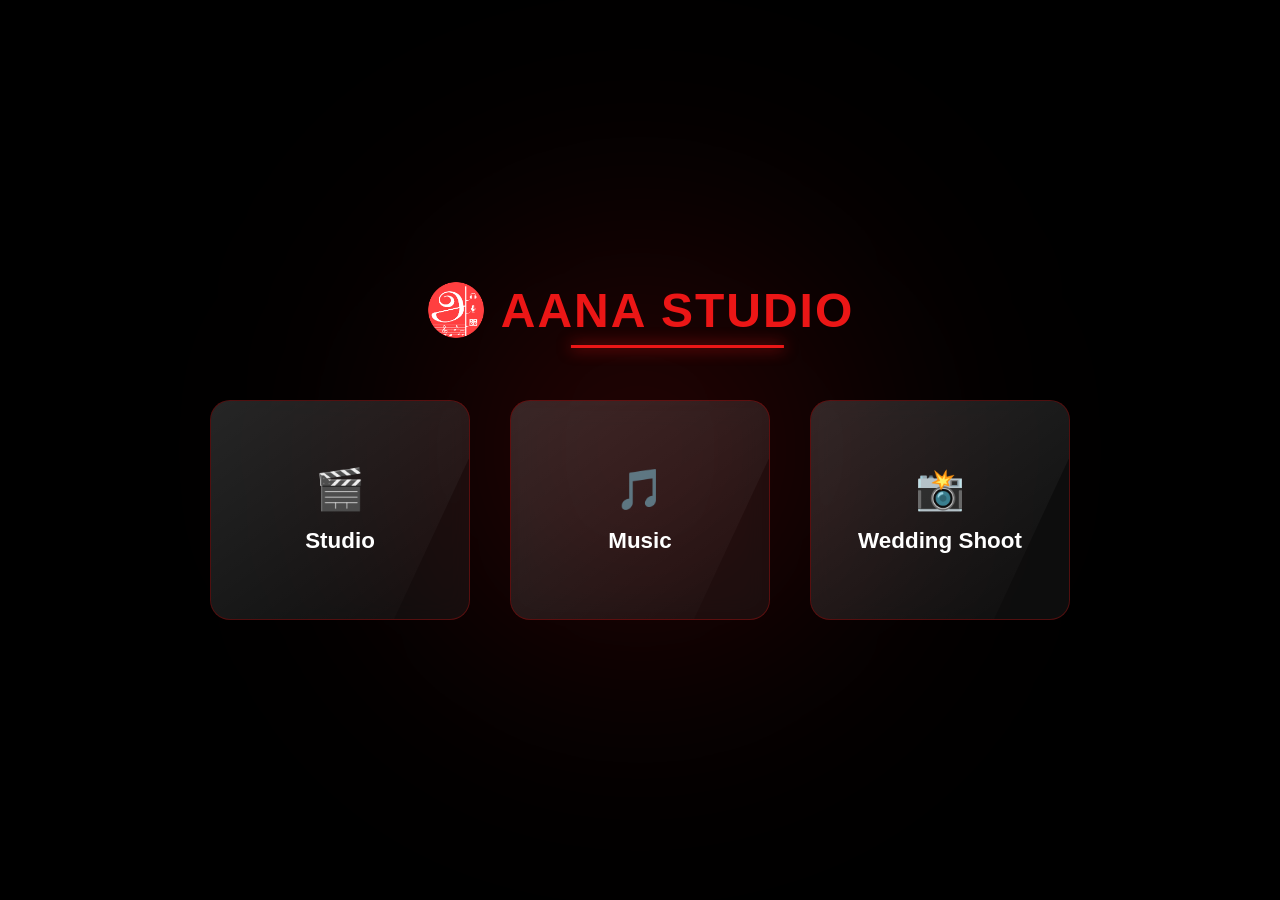
<file: index.html>
<!DOCTYPE html>
<html lang="en">
<head>
    <meta charset="UTF-8">
    <title>aanastudio</title>
    <meta name="viewport" content="width=device-width, initial-scale=1.0">
   <style>* {
    margin: 0;
    padding: 0;
    box-sizing: border-box;
    font-family: 'Segoe UI', sans-serif;
}

body {
    height: 100vh;
    background: #000;
    color: white;
    display: flex;
    justify-content: center;
    align-items: center;
    overflow: hidden;
    position: relative;
    animation: fadeIn 1.2s ease forwards;
}

/* ✨ Subtle Cinematic Glow Background */
body::before {
    content: "";
    position: absolute;
    width: 600px;
    height: 600px;
    background: radial-gradient(circle, rgba(235,22,22,0.25) 0%, transparent 70%);
    top: 50%;
    left: 50%;
    transform: translate(-50%, -50%);
    filter: blur(120px);
    z-index: 0;
}

/* Fade In Animation */
@keyframes fadeIn {
    from { opacity: 0; }
    to { opacity: 1; }
}

/* Main container */
.container {
    position: relative;
    z-index: 2;
    text-align: center;
    width: 90%;
}

/* Brand section */
.brand {
    display: flex;
    align-items: center;
    justify-content: center;
    gap: 15px;
    margin-bottom: 60px;
}

.logo {
    width: 60px;
    height: 60px;
    object-fit: contain;
    transition: 0.4s ease;
}

.logo:hover {
    transform: scale(1.1) rotate(5deg);
}

/* Title */
.title {
    font-size: 3rem;
    color: #eb1616;
    letter-spacing: 2px;
    position: relative;
}

/* Underline Glow Effect */
.title::after {
    content: "";
    position: absolute;
    width: 60%;
    height: 3px;
    background: #eb1616;
    left: 50%;
    transform: translateX(-50%);
    bottom: -10px;
    box-shadow: 0 0 15px #eb1616;
}

/* Cards */
.card-wrapper {
    display: flex;
    gap: 40px;
    justify-content: center;
    flex-wrap: wrap;
}

.card {
    width: 260px;
    height: 220px;
    background: rgba(255,255,255,0.05);
    backdrop-filter: blur(12px);
    border: 1px solid rgba(235,22,22,0.3);
    border-radius: 20px;
    display: flex;
    flex-direction: column;
    justify-content: center;
    align-items: center;
    cursor: pointer;
    transition: 0.4s ease;
    position: relative;
    overflow: hidden;
}

/* Shine effect */
.card::before {
    content: "";
    position: absolute;
    top: -100%;
    left: -100%;
    width: 200%;
    height: 200%;
    background: linear-gradient(120deg, transparent, rgba(255,255,255,0.1), transparent);
    transform: rotate(25deg);
    transition: 0.6s;
}

.card:hover::before {
    top: 100%;
    left: 100%;
}

.card:hover {
    transform: translateY(-8px);
    border-color: #eb1616;
    box-shadow: 0 0 25px rgba(235,22,22,0.5);
}

.icon {
    font-size: 40px;
    margin-bottom: 15px;
    transition: 0.3s ease;
}

.card:hover .icon {
    transform: scale(1.2);
}

.card h2 {
    font-size: 1.4rem;
}

/* Responsive */
@media (max-width: 768px) {
    .title {
        font-size: 2.2rem;
    }

    .logo {
        width: 45px;
        height: 45px;
    }

    .card {
        width: 100%;
        max-width: 320px;
        height: 180px;
    }
}</style>
</head>
<body>

    <!-- Animated Background -->
    <div class="background"></div>

    <div class="container">

        <!-- Logo + Title -->
        <div class="brand">
            <img src="studio/img/aana logo.png" alt="aanastudio logo" class="logo">
            <h1 class="title">AANA STUDIO</h1>
        </div>

        <!-- Cards -->
        <div class="card-wrapper">

            <div class="card" onclick="navigateTo('studio')">
                <div class="icon">
                    🎬
                </div>
                <h2>Studio</h2>
            </div>

            <div class="card" onclick="navigateTo('music')">
                <div class="icon">
                    🎵
                </div>
                <h2>Music</h2>
            </div>

            <div class="card" onclick="navigateTo('shoot')">
                <div class="icon">
                    📸
                </div>
                <h2>Wedding Shoot</h2>
            </div>

        </div>
    </div>

<script>
function navigateTo(section) {
    if (section === 'studio') {
        window.location.href = "studio/index.html";
    } 
    else if (section === 'music') {
        window.location.href = "music/index.html";
    } 
    else if (section === 'shoot') {
        window.location.href = "shoot/index.html";
    }
}
</script>
</body>
</html>
</file>
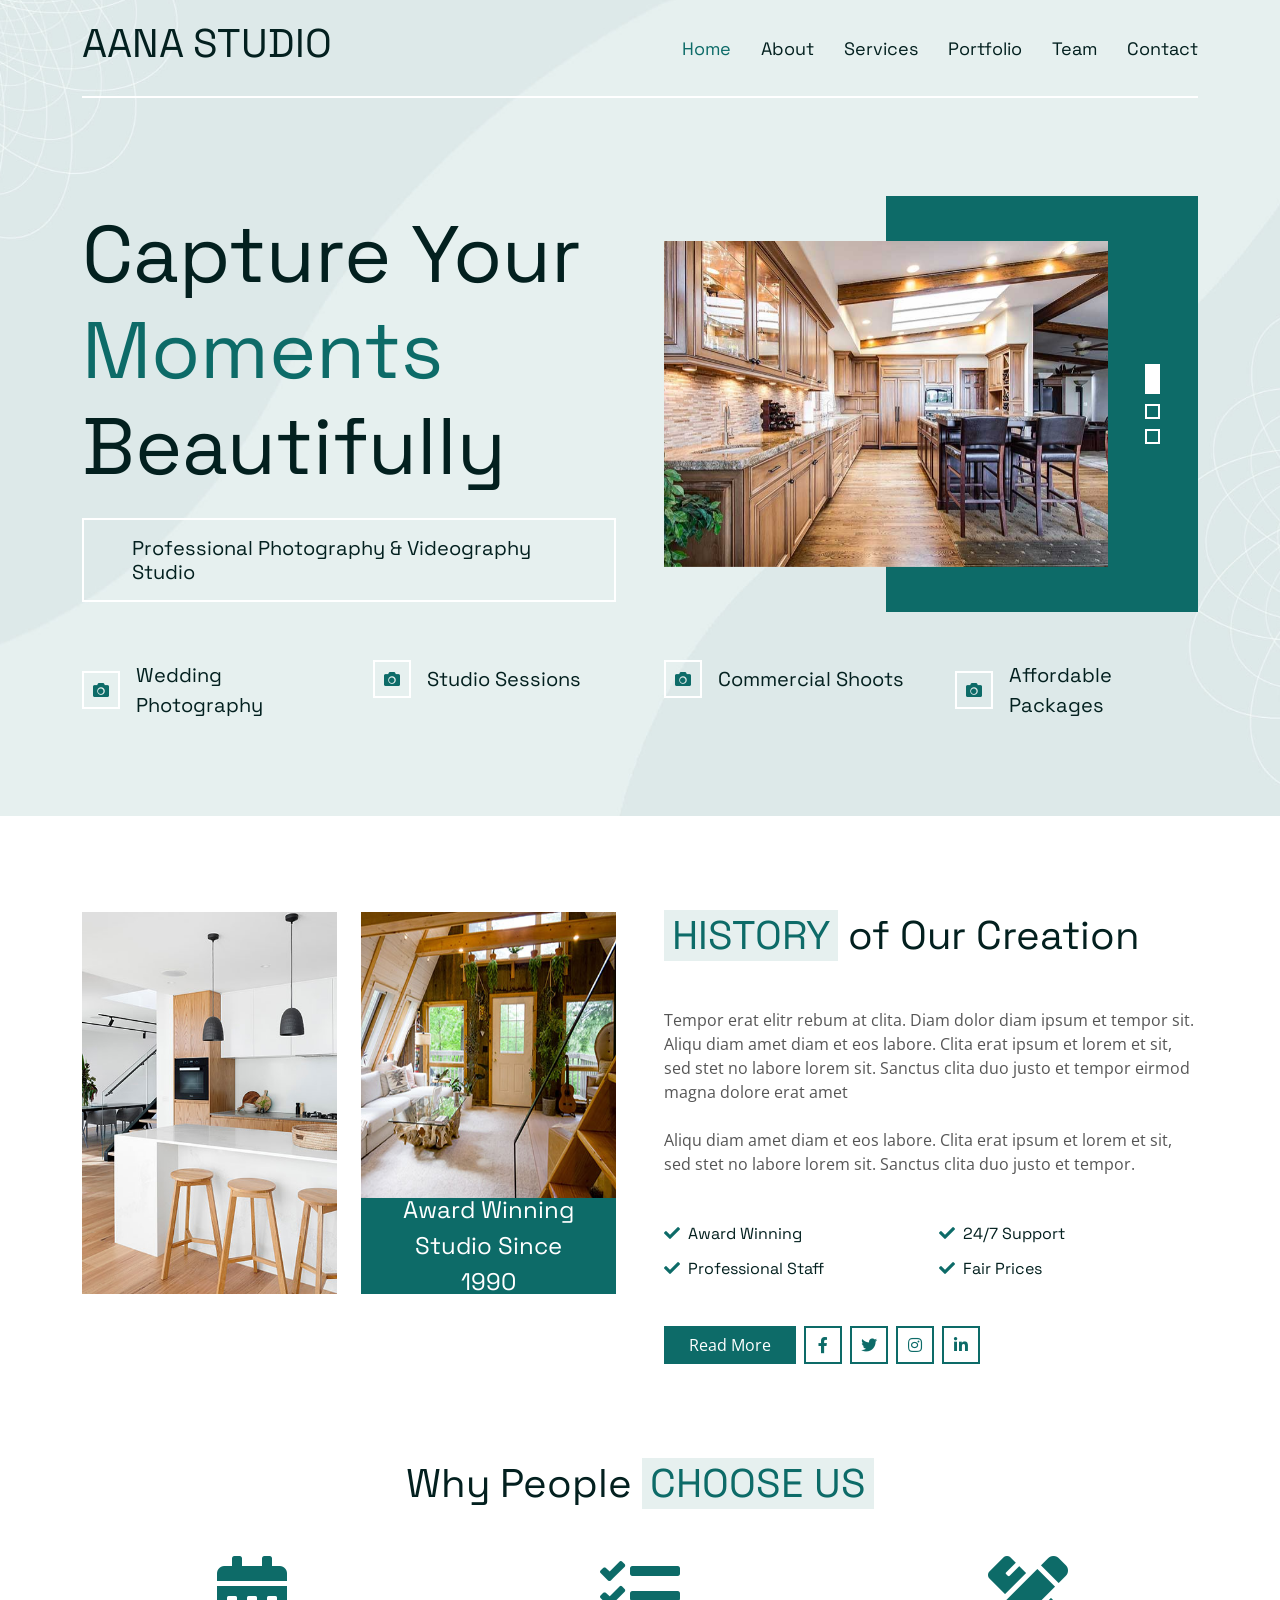
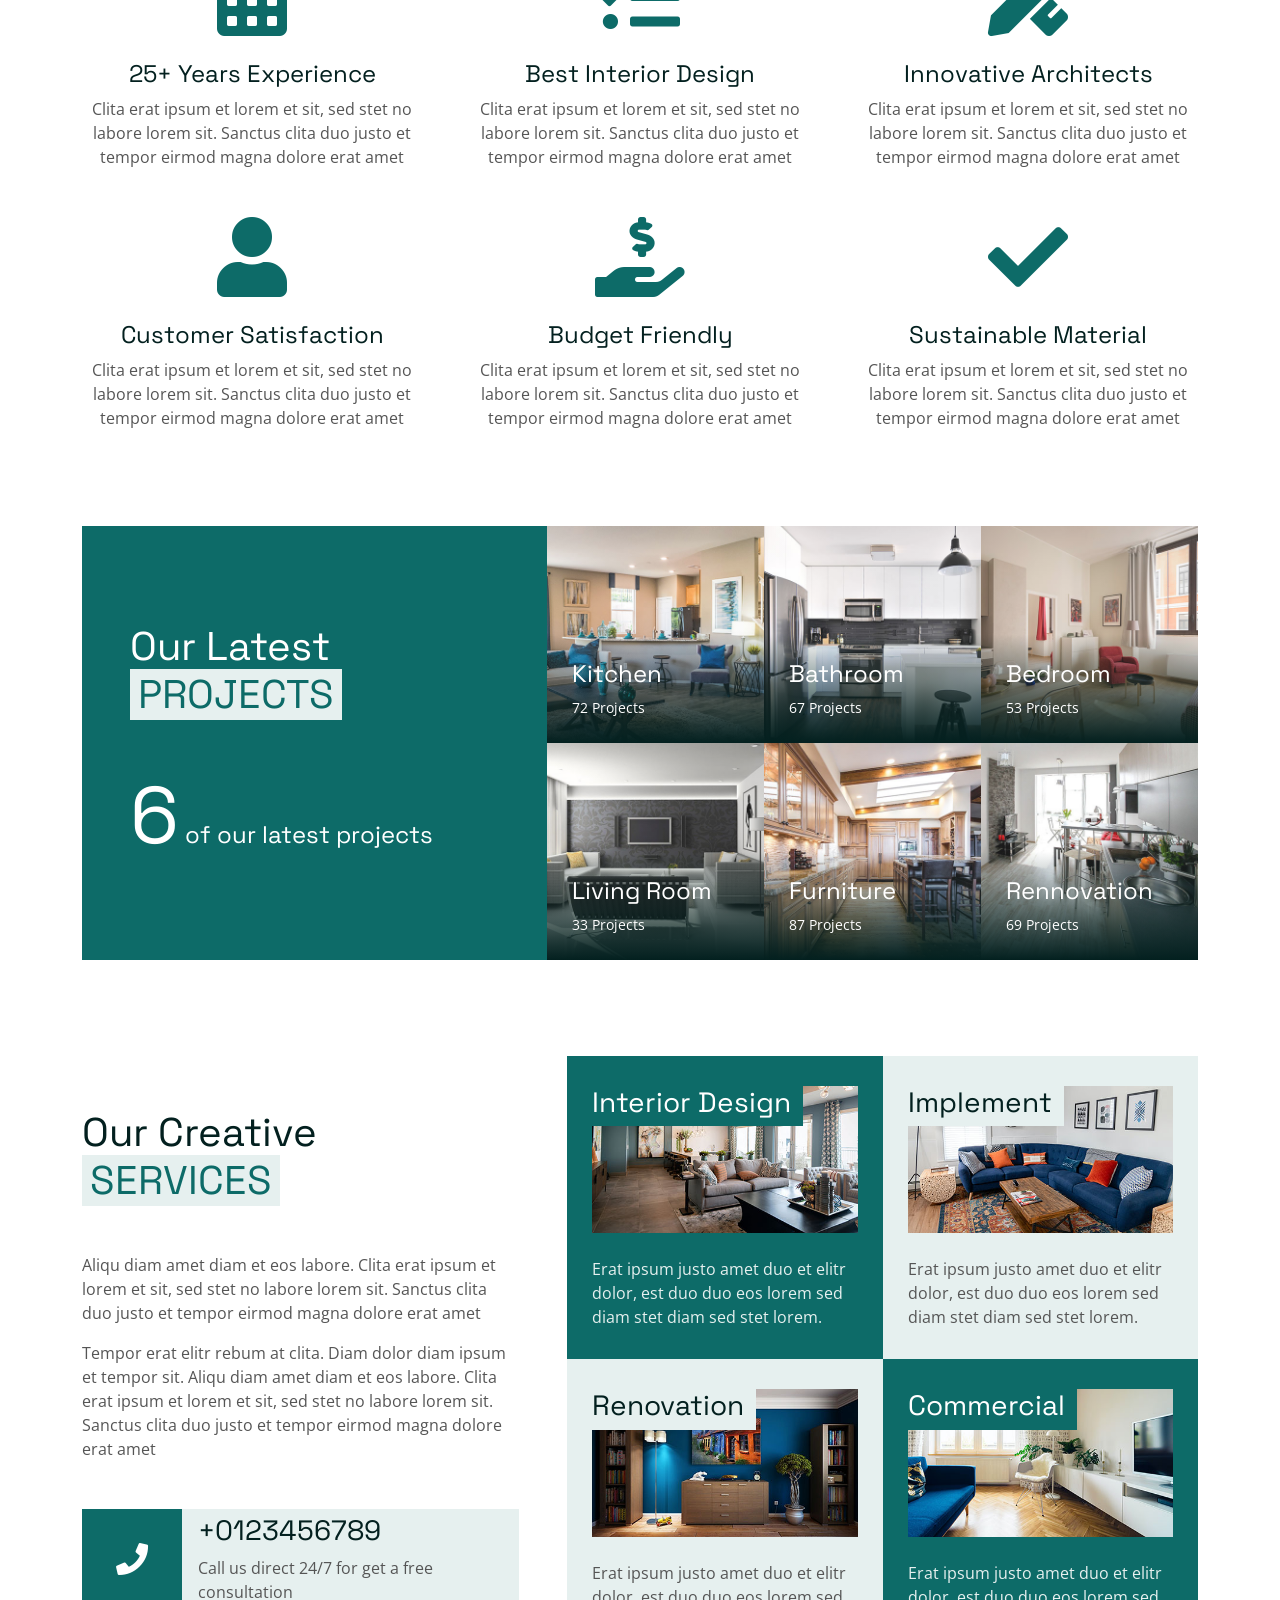
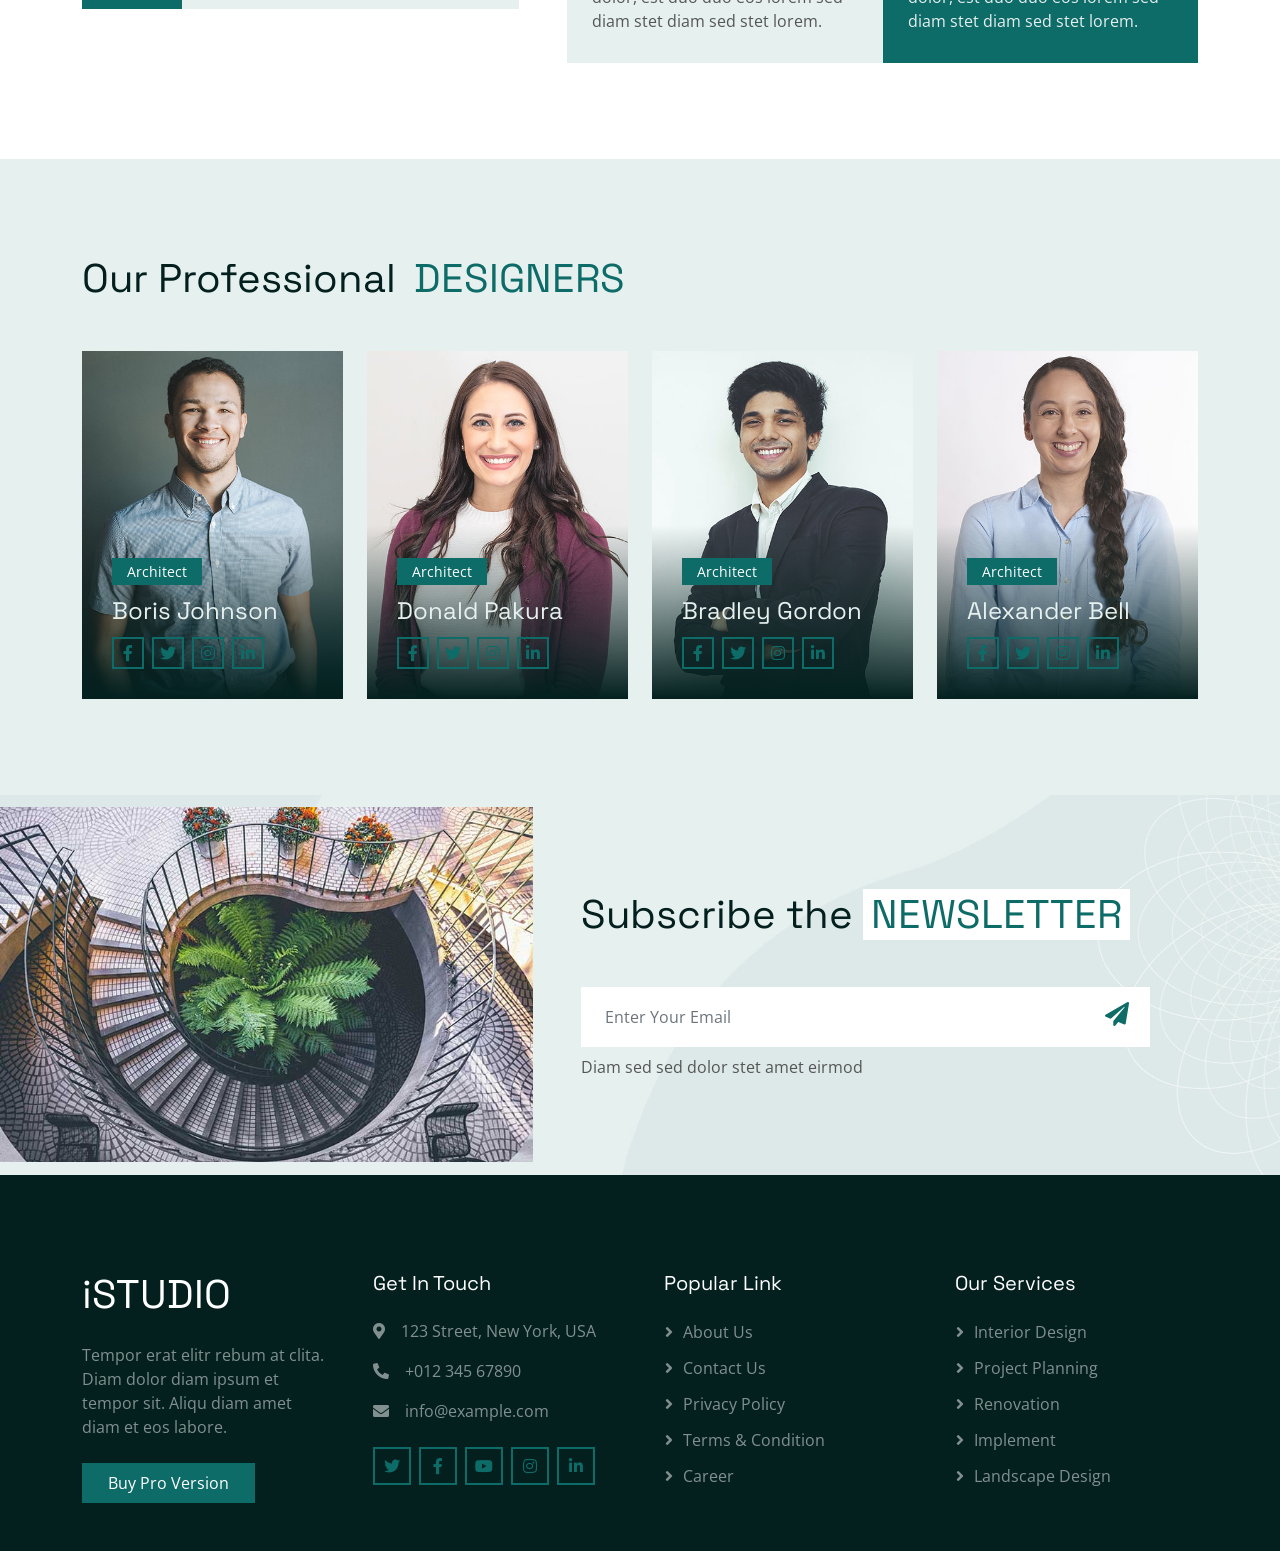
<file: shoot/index.html>
<!DOCTYPE html>
<html lang="en">

<head>
    <meta charset="utf-8">
    <title>Aana Studio | Professional Photography Studio</title>
    <meta content="width=device-width, initial-scale=1.0" name="viewport">
    <meta content="" name="keywords">
    <meta content="" name="description">

    <!-- Favicon -->
    <link href="img/favicon.ico" rel="icon">

    <!-- Google Web Fonts -->
    <link rel="preconnect" href="https://fonts.googleapis.com">
    <link rel="preconnect" href="https://fonts.gstatic.com" crossorigin>
    <link href="https://fonts.googleapis.com/css2?family=Open+Sans&family=Space+Grotesk&display=swap" rel="stylesheet">

    <!-- Icon Font Stylesheet -->
    <link href="https://cdnjs.cloudflare.com/ajax/libs/font-awesome/5.10.0/css/all.min.css" rel="stylesheet">
    <link href="https://cdn.jsdelivr.net/npm/bootstrap-icons@1.4.1/font/bootstrap-icons.css" rel="stylesheet">

    <!-- Libraries Stylesheet -->
    <link href="lib/animate/animate.min.css" rel="stylesheet">
    <link href="lib/owlcarousel/assets/owl.carousel.min.css" rel="stylesheet">

    <!-- Customized Bootstrap Stylesheet -->
    <link href="css/bootstrap.min.css" rel="stylesheet">

    <!-- Template Stylesheet -->
    <link href="css/style.css" rel="stylesheet">
</head>

<body>
    <!-- Spinner Start -->
    <div id="spinner"
        class="show bg-white position-fixed translate-middle w-100 vh-100 top-50 start-50 d-flex align-items-center justify-content-center">
        <div class="spinner-grow text-primary" style="width: 3rem; height: 3rem;" role="status">
            <span class="sr-only">Loading...</span>
        </div>
    </div>
    <!-- Spinner End -->


    <!-- Navbar Start -->
    <div class="container-fluid sticky-top">
        <div class="container">
            <nav class="navbar navbar-expand-lg navbar-light border-bottom border-2 border-white">
                <a href="index.html" class="navbar-brand">
                    <h1>AANA STUDIO</h1>
                </a>
                <button type="button" class="navbar-toggler ms-auto me-0" data-bs-toggle="collapse"
                    data-bs-target="#navbarCollapse">
                    <span class="navbar-toggler-icon"></span>
                </button>
                <div class="collapse navbar-collapse" id="navbarCollapse">
                    <div class="navbar-nav ms-auto">
                        <a href="index.html" class="nav-item nav-link active">Home</a>
                        <a href="#" class="nav-item nav-link">About</a>
                        <a href="#" class="nav-item nav-link">Services</a>
                        <a href="#" class="nav-item nav-link">Portfolio</a>
                        <a href="#" class="nav-item nav-link">Team</a>
                        <a href="#" class="nav-item nav-link">Contact</a>
                    </div>
                </div>
            </nav>
        </div>
    </div>
    <!-- Navbar End -->


    <!-- Hero Start -->
    <div class="container-fluid pb-5 hero-header bg-light mb-5">
        <div class="container py-5">
            <div class="row g-5 align-items-center mb-5">
                <div class="col-lg-6">
                    <h1 class="display-1 mb-4 animated slideInRight">
                        Capture Your <span class="text-primary">Moments</span> Beautifully
                    </h1>
                    <h5 class="d-inline-block border border-2 border-white py-3 px-5 mb-0 animated slideInRight">
                        Professional Photography & Videography Studio
                    </h5>
                </div>
                <div class="col-lg-6">
                    <div class="owl-carousel header-carousel animated fadeIn">
                        <img class="img-fluid" src="img/hero-slider-1.jpg" alt="">
                        <img class="img-fluid" src="img/hero-slider-2.jpg" alt="">
                        <img class="img-fluid" src="img/hero-slider-3.jpg" alt="">
                    </div>
                </div>
            </div>
            <div class="row g-5 animated fadeIn">
                <div class="col-md-6 col-lg-3">
                    <div class="d-flex align-items-center">
                        <div class="flex-shrink-0 btn-square border border-2 border-white me-3">
                            <i class="fa fa-camera text-primary"></i>
                        </div>
                        <h5 class="lh-base mb-0">Wedding Photography</h5>
                    </div>
                </div>
                <div class="col-md-6 col-lg-3">
                    <div class="d-flex align-items-center">
                        <div class="flex-shrink-0 btn-square border border-2 border-white me-3">
                            <i class="fa fa-camera text-primary"></i>
                        </div>
                        <h5 class="lh-base mb-0">Studio Sessions</h5>
                    </div>
                </div>
                <div class="col-md-6 col-lg-3">
                    <div class="d-flex align-items-center">
                        <div class="flex-shrink-0 btn-square border border-2 border-white me-3">
                            <i class="fa fa-camera text-primary"></i>
                        </div>
                        <h5 class="lh-base mb-0">Commercial Shoots</h5>
                    </div>
                </div>
                <div class="col-md-6 col-lg-3">
                    <div class="d-flex align-items-center">
                        <div class="flex-shrink-0 btn-square border border-2 border-white me-3">
                            <i class="fa fa-camera text-primary"></i>
                        </div>
                        <h5 class="lh-base mb-0">Affordable Packages</h5>
                    </div>
                </div>
            </div>
        </div>
    </div>
    <!-- Hero End -->


    <!-- About Start -->
    <div class="container-fluid py-5">
        <div class="container">
            <div class="row g-5">
                <div class="col-lg-6">
                    <div class="row">
                        <div class="col-6 wow fadeIn" data-wow-delay="0.1s">
                            <img class="img-fluid" src="img/about-1.jpg" alt="">
                        </div>
                        <div class="col-6 wow fadeIn" data-wow-delay="0.3s">
                            <img class="img-fluid h-75" src="img/about-2.jpg" alt="">
                            <div class="h-25 d-flex align-items-center text-center bg-primary px-4">
                                <h4 class="text-white lh-base mb-0">Award Winning Studio Since 1990</h4>
                            </div>
                        </div>
                    </div>
                </div>
                <div class="col-lg-6 wow fadeIn" data-wow-delay="0.5s">
                    <h1 class="mb-5"><span class="text-uppercase text-primary bg-light px-2">History</span> of Our
                        Creation</h1>
                    <p class="mb-4">Tempor erat elitr rebum at clita. Diam dolor diam ipsum et tempor sit. Aliqu diam
                        amet diam et eos labore. Clita erat ipsum et lorem et sit, sed stet no labore lorem sit. Sanctus
                        clita duo justo et tempor eirmod magna dolore erat amet</p>
                    <p class="mb-5">Aliqu diam amet diam et eos labore. Clita erat ipsum et lorem et sit, sed stet no
                        labore lorem sit. Sanctus clita duo justo et tempor.</p>
                    <div class="row g-3">
                        <div class="col-sm-6">
                            <h6 class="mb-3"><i class="fa fa-check text-primary me-2"></i>Award Winning</h6>
                            <h6 class="mb-0"><i class="fa fa-check text-primary me-2"></i>Professional Staff</h6>
                        </div>
                        <div class="col-sm-6">
                            <h6 class="mb-3"><i class="fa fa-check text-primary me-2"></i>24/7 Support</h6>
                            <h6 class="mb-0"><i class="fa fa-check text-primary me-2"></i>Fair Prices</h6>
                        </div>
                    </div>
                    <div class="d-flex align-items-center mt-5">
                        <a class="btn btn-primary px-4 me-2" href="">Read More</a>
                        <a class="btn btn-outline-primary btn-square border-2 me-2" href=""><i
                                class="fab fa-facebook-f"></i></a>
                        <a class="btn btn-outline-primary btn-square border-2 me-2" href=""><i
                                class="fab fa-twitter"></i></a>
                        <a class="btn btn-outline-primary btn-square border-2 me-2" href=""><i
                                class="fab fa-instagram"></i></a>
                        <a class="btn btn-outline-primary btn-square border-2" href=""><i
                                class="fab fa-linkedin-in"></i></a>
                    </div>
                </div>
            </div>
        </div>
    </div>
    <!-- About End -->


    <!-- Feature Start -->
    <div class="container-fluid py-5">
        <div class="container">
            <div class="text-center wow fadeIn" data-wow-delay="0.1s">
                <h1 class="mb-5">Why People <span class="text-uppercase text-primary bg-light px-2">Choose Us</span>
                </h1>
            </div>
            <div class="row g-5 align-items-center text-center">
                <div class="col-md-6 col-lg-4 wow fadeIn" data-wow-delay="0.1s">
                    <i class="fa fa-calendar-alt fa-5x text-primary mb-4"></i>
                    <h4>25+ Years Experience</h4>
                    <p class="mb-0">Clita erat ipsum et lorem et sit, sed stet no labore lorem sit. Sanctus clita duo
                        justo et tempor eirmod magna dolore erat amet</p>
                </div>
                <div class="col-md-6 col-lg-4 wow fadeIn" data-wow-delay="0.3s">
                    <i class="fa fa-tasks fa-5x text-primary mb-4"></i>
                    <h4>Best Interior Design</h4>
                    <p class="mb-0">Clita erat ipsum et lorem et sit, sed stet no labore lorem sit. Sanctus clita duo
                        justo et tempor eirmod magna dolore erat amet</p>
                </div>
                <div class="col-md-6 col-lg-4 wow fadeIn" data-wow-delay="0.5s">
                    <i class="fa fa-pencil-ruler fa-5x text-primary mb-4"></i>
                    <h4>Innovative Architects</h4>
                    <p class="mb-0">Clita erat ipsum et lorem et sit, sed stet no labore lorem sit. Sanctus clita duo
                        justo et tempor eirmod magna dolore erat amet</p>
                </div>
                <div class="col-md-6 col-lg-4 wow fadeIn" data-wow-delay="0.1s">
                    <i class="fa fa-user fa-5x text-primary mb-4"></i>
                    <h4>Customer Satisfaction</h4>
                    <p class="mb-0">Clita erat ipsum et lorem et sit, sed stet no labore lorem sit. Sanctus clita duo
                        justo et tempor eirmod magna dolore erat amet</p>
                </div>
                <div class="col-md-6 col-lg-4 wow fadeIn" data-wow-delay="0.3s">
                    <i class="fa fa-hand-holding-usd fa-5x text-primary mb-4"></i>
                    <h4>Budget Friendly</h4>
                    <p class="mb-0">Clita erat ipsum et lorem et sit, sed stet no labore lorem sit. Sanctus clita duo
                        justo et tempor eirmod magna dolore erat amet</p>
                </div>
                <div class="col-md-6 col-lg-4 wow fadeIn" data-wow-delay="0.5s">
                    <i class="fa fa-check fa-5x text-primary mb-4"></i>
                    <h4>Sustainable Material</h4>
                    <p class="mb-0">Clita erat ipsum et lorem et sit, sed stet no labore lorem sit. Sanctus clita duo
                        justo et tempor eirmod magna dolore erat amet</p>
                </div>
            </div>
        </div>
    </div>
    <!-- Feature End -->


    <!-- Project Start -->
    <div class="container-fluid mt-5">
        <div class="container mt-5">
            <div class="row g-0">
                <div class="col-lg-5 wow fadeIn" data-wow-delay="0.1s">
                    <div class="d-flex flex-column justify-content-center bg-primary h-100 p-5">
                        <h1 class="text-white mb-5">Our Latest <span
                                class="text-uppercase text-primary bg-light px-2">Projects</span></h1>
                        <h4 class="text-white mb-0"><span class="display-1">6</span> of our latest projects</h4>
                    </div>
                </div>
                <div class="col-lg-7">
                    <div class="row g-0">
                        <div class="col-md-6 col-lg-4 wow fadeIn" data-wow-delay="0.2s">
                            <div class="project-item position-relative overflow-hidden">
                                <img class="img-fluid w-100" src="img/project-1.jpg" alt="">
                                <a class="project-overlay text-decoration-none" href="">
                                    <h4 class="text-white">Kitchen</h4>
                                    <small class="text-white">72 Projects</small>
                                </a>
                            </div>
                        </div>
                        <div class="col-md-6 col-lg-4 wow fadeIn" data-wow-delay="0.3s">
                            <div class="project-item position-relative overflow-hidden">
                                <img class="img-fluid w-100" src="img/project-2.jpg" alt="">
                                <a class="project-overlay text-decoration-none" href="">
                                    <h4 class="text-white">Bathroom</h4>
                                    <small class="text-white">67 Projects</small>
                                </a>
                            </div>
                        </div>
                        <div class="col-md-6 col-lg-4 wow fadeIn" data-wow-delay="0.4s">
                            <div class="project-item position-relative overflow-hidden">
                                <img class="img-fluid w-100" src="img/project-3.jpg" alt="">
                                <a class="project-overlay text-decoration-none" href="">
                                    <h4 class="text-white">Bedroom</h4>
                                    <small class="text-white">53 Projects</small>
                                </a>
                            </div>
                        </div>
                        <div class="col-md-6 col-lg-4 wow fadeIn" data-wow-delay="0.5s">
                            <div class="project-item position-relative overflow-hidden">
                                <img class="img-fluid w-100" src="img/project-4.jpg" alt="">
                                <a class="project-overlay text-decoration-none" href="">
                                    <h4 class="text-white">Living Room</h4>
                                    <small class="text-white">33 Projects</small>
                                </a>
                            </div>
                        </div>
                        <div class="col-md-6 col-lg-4 wow fadeIn" data-wow-delay="0.6s">
                            <div class="project-item position-relative overflow-hidden">
                                <img class="img-fluid w-100" src="img/project-5.jpg" alt="">
                                <a class="project-overlay text-decoration-none" href="">
                                    <h4 class="text-white">Furniture</h4>
                                    <small class="text-white">87 Projects</small>
                                </a>
                            </div>
                        </div>
                        <div class="col-md-6 col-lg-4 wow fadeIn" data-wow-delay="0.7s">
                            <div class="project-item position-relative overflow-hidden">
                                <img class="img-fluid w-100" src="img/project-6.jpg" alt="">
                                <a class="project-overlay text-decoration-none" href="">
                                    <h4 class="text-white">Rennovation</h4>
                                    <small class="text-white">69 Projects</small>
                                </a>
                            </div>
                        </div>
                    </div>
                </div>
            </div>
        </div>
    </div>
    <!-- Project End -->


    <!-- Service Start -->
    <div class="container-fluid py-5">
        <div class="container py-5">
            <div class="row g-5 align-items-center">
                <div class="col-lg-5 wow fadeIn" data-wow-delay="0.1s">
                    <h1 class="mb-5">Our Creative <span
                            class="text-uppercase text-primary bg-light px-2">Services</span></h1>
                    <p>Aliqu diam
                        amet diam et eos labore. Clita erat ipsum et lorem et sit, sed stet no labore lorem sit. Sanctus
                        clita duo justo et tempor eirmod magna dolore erat amet</p>
                    <p class="mb-5">Tempor erat elitr rebum at clita. Diam dolor diam ipsum et tempor sit. Aliqu diam
                        amet diam et eos labore. Clita erat ipsum et lorem et sit, sed stet no labore lorem sit. Sanctus
                        clita duo justo et tempor eirmod magna dolore erat amet</p>
                    <div class="d-flex align-items-center bg-light">
                        <div class="btn-square flex-shrink-0 bg-primary" style="width: 100px; height: 100px;">
                            <i class="fa fa-phone fa-2x text-white"></i>
                        </div>
                        <div class="px-3">
                            <h3>+0123456789</h3>
                            <span>Call us direct 24/7 for get a free consultation</span>
                        </div>
                    </div>
                </div>
                <div class="col-lg-7">
                    <div class="row g-0">
                        <div class="col-md-6 wow fadeIn" data-wow-delay="0.2s">
                            <div class="service-item h-100 d-flex flex-column justify-content-center bg-primary">
                                <a href="" class="service-img position-relative mb-4">
                                    <img class="img-fluid w-100" src="img/service-1.jpg" alt="">
                                    <h3>Interior Design</h3>
                                </a>
                                <p class="mb-0">Erat ipsum justo amet duo et elitr dolor, est duo duo eos lorem sed diam
                                    stet diam sed stet lorem.</p>
                            </div>
                        </div>
                        <div class="col-md-6 wow fadeIn" data-wow-delay="0.4s">
                            <div class="service-item h-100 d-flex flex-column justify-content-center bg-light">
                                <a href="" class="service-img position-relative mb-4">
                                    <img class="img-fluid w-100" src="img/service-2.jpg" alt="">
                                    <h3>Implement</h3>
                                </a>
                                <p class="mb-0">Erat ipsum justo amet duo et elitr dolor, est duo duo eos lorem sed diam
                                    stet diam sed stet lorem.</p>
                            </div>
                        </div>
                        <div class="col-md-6 wow fadeIn" data-wow-delay="0.6s">
                            <div class="service-item h-100 d-flex flex-column justify-content-center bg-light">
                                <a href="" class="service-img position-relative mb-4">
                                    <img class="img-fluid w-100" src="img/service-3.jpg" alt="">
                                    <h3>Renovation</h3>
                                </a>
                                <p class="mb-0">Erat ipsum justo amet duo et elitr dolor, est duo duo eos lorem sed diam
                                    stet diam sed stet lorem.</p>
                            </div>
                        </div>
                        <div class="col-md-6 wow fadeIn" data-wow-delay="0.8s">
                            <div class="service-item h-100 d-flex flex-column justify-content-center bg-primary">
                                <a href="" class="service-img position-relative mb-4">
                                    <img class="img-fluid w-100" src="img/service-4.jpg" alt="">
                                    <h3>Commercial</h3>
                                </a>
                                <p class="mb-0">Erat ipsum justo amet duo et elitr dolor, est duo duo eos lorem sed diam
                                    stet diam sed stet lorem.</p>
                            </div>
                        </div>
                    </div>
                </div>
            </div>
        </div>
    </div>
    <!-- Service End -->


    <!-- Team Start -->
    <div class="container-fluid bg-light py-5">
        <div class="container py-5">
            <h1 class="mb-5">Our Professional <span class="text-uppercase text-primary bg-light px-2">Designers</span>
            </h1>
            <div class="row g-4">
                <div class="col-md-6 col-lg-3 wow fadeIn" data-wow-delay="0.1s">
                    <div class="team-item position-relative overflow-hidden">
                        <img class="img-fluid w-100" src="img/team-1.jpg" alt="">
                        <div class="team-overlay">
                            <small class="mb-2">Architect</small>
                            <h4 class="lh-base text-light">Boris Johnson</h4>
                            <div class="d-flex justify-content-center">
                                <a class="btn btn-outline-primary btn-sm-square border-2 me-2" href="">
                                    <i class="fab fa-facebook-f"></i>
                                </a>
                                <a class="btn btn-outline-primary btn-sm-square border-2 me-2" href="">
                                    <i class="fab fa-twitter"></i>
                                </a>
                                <a class="btn btn-outline-primary btn-sm-square border-2 me-2" href="">
                                    <i class="fab fa-instagram"></i>
                                </a>
                                <a class="btn btn-outline-primary btn-sm-square border-2 me-2" href="">
                                    <i class="fab fa-linkedin-in"></i>
                                </a>
                            </div>
                        </div>
                    </div>
                </div>
                <div class="col-md-6 col-lg-3 wow fadeIn" data-wow-delay="0.3s">
                    <div class="team-item position-relative overflow-hidden">
                        <img class="img-fluid w-100" src="img/team-2.jpg" alt="">
                        <div class="team-overlay">
                            <small class="mb-2">Architect</small>
                            <h4 class="lh-base text-light">Donald Pakura</h4>
                            <div class="d-flex justify-content-center">
                                <a class="btn btn-outline-primary btn-sm-square border-2 me-2" href="">
                                    <i class="fab fa-facebook-f"></i>
                                </a>
                                <a class="btn btn-outline-primary btn-sm-square border-2 me-2" href="">
                                    <i class="fab fa-twitter"></i>
                                </a>
                                <a class="btn btn-outline-primary btn-sm-square border-2 me-2" href="">
                                    <i class="fab fa-instagram"></i>
                                </a>
                                <a class="btn btn-outline-primary btn-sm-square border-2 me-2" href="">
                                    <i class="fab fa-linkedin-in"></i>
                                </a>
                            </div>
                        </div>
                    </div>
                </div>
                <div class="col-md-6 col-lg-3 wow fadeIn" data-wow-delay="0.5s">
                    <div class="team-item position-relative overflow-hidden">
                        <img class="img-fluid w-100" src="img/team-3.jpg" alt="">
                        <div class="team-overlay">
                            <small class="mb-2">Architect</small>
                            <h4 class="lh-base text-light">Bradley Gordon</h4>
                            <div class="d-flex justify-content-center">
                                <a class="btn btn-outline-primary btn-sm-square border-2 me-2" href="">
                                    <i class="fab fa-facebook-f"></i>
                                </a>
                                <a class="btn btn-outline-primary btn-sm-square border-2 me-2" href="">
                                    <i class="fab fa-twitter"></i>
                                </a>
                                <a class="btn btn-outline-primary btn-sm-square border-2 me-2" href="">
                                    <i class="fab fa-instagram"></i>
                                </a>
                                <a class="btn btn-outline-primary btn-sm-square border-2 me-2" href="">
                                    <i class="fab fa-linkedin-in"></i>
                                </a>
                            </div>
                        </div>
                    </div>
                </div>
                <div class="col-md-6 col-lg-3 wow fadeIn" data-wow-delay="0.7s">
                    <div class="team-item position-relative overflow-hidden">
                        <img class="img-fluid w-100" src="img/team-4.jpg" alt="">
                        <div class="team-overlay">
                            <small class="mb-2">Architect</small>
                            <h4 class="lh-base text-light">Alexander Bell</h4>
                            <div class="d-flex justify-content-center">
                                <a class="btn btn-outline-primary btn-sm-square border-2 me-2" href="">
                                    <i class="fab fa-facebook-f"></i>
                                </a>
                                <a class="btn btn-outline-primary btn-sm-square border-2 me-2" href="">
                                    <i class="fab fa-twitter"></i>
                                </a>
                                <a class="btn btn-outline-primary btn-sm-square border-2 me-2" href="">
                                    <i class="fab fa-instagram"></i>
                                </a>
                                <a class="btn btn-outline-primary btn-sm-square border-2 me-2" href="">
                                    <i class="fab fa-linkedin-in"></i>
                                </a>
                            </div>
                        </div>
                    </div>
                </div>
            </div>
        </div>
    </div>
    <!-- Team End -->



    <!-- Newsletter Start -->
    <div class="container-fluid bg-primary newsletter p-0">
        <div class="container p-0">
            <div class="row g-0 align-items-center">
                <div class="col-md-5 ps-lg-0 text-start wow fadeIn" data-wow-delay="0.2s">
                    <img class="img-fluid w-100" src="img/newsletter.jpg" alt="">
                </div>
                <div class="col-md-7 py-5 newsletter-text wow fadeIn" data-wow-delay="0.5s">
                    <div class="p-5">
                        <h1 class="mb-5">Subscribe the <span
                                class="text-uppercase text-primary bg-white px-2">Newsletter</span></h1>
                        <div class="position-relative w-100 mb-2">
                            <input class="form-control border-0 w-100 ps-4 pe-5" type="text"
                                placeholder="Enter Your Email" style="height: 60px;">
                            <button type="button" class="btn shadow-none position-absolute top-0 end-0 mt-2 me-2"><i
                                    class="fa fa-paper-plane text-primary fs-4"></i></button>
                        </div>
                        <p class="mb-0">Diam sed sed dolor stet amet eirmod</p>
                    </div>
                </div>
            </div>
        </div>
    </div>
    <!-- Newsletter End -->


    <!-- Footer Start -->
    <div class="container-fluid bg-dark text-white-50 footer pt-5">
        <div class="container py-5">
            <div class="row g-5">
                <div class="col-md-6 col-lg-3 wow fadeIn" data-wow-delay="0.1s">
                    <a href="index.html" class="d-inline-block mb-3">
                        <h1 class="text-white">iSTUDIO</h1>
                    </a>
                    <p class="mb-4">Tempor erat elitr rebum at clita. Diam dolor diam ipsum et tempor sit. Aliqu diam
                        amet diam et eos labore.</p>
                    <a class="btn btn-primary border-2 px-4" href="https://htmlcodex.com/downloading/?item=3587">Buy Pro
                        Version</a>
                </div>
                <div class="col-md-6 col-lg-3 wow fadeIn" data-wow-delay="0.3s">
                    <h5 class="text-white mb-4">Get In Touch</h5>
                    <p><i class="fa fa-map-marker-alt me-3"></i>123 Street, New York, USA</p>
                    <p><i class="fa fa-phone-alt me-3"></i>+012 345 67890</p>
                    <p><i class="fa fa-envelope me-3"></i>info@example.com</p>
                    <div class="d-flex pt-2">
                        <a class="btn btn-outline-primary btn-square border-2 me-2" href=""><i
                                class="fab fa-twitter"></i></a>
                        <a class="btn btn-outline-primary btn-square border-2 me-2" href=""><i
                                class="fab fa-facebook-f"></i></a>
                        <a class="btn btn-outline-primary btn-square border-2 me-2" href=""><i
                                class="fab fa-youtube"></i></a>
                        <a class="btn btn-outline-primary btn-square border-2 me-2" href=""><i
                                class="fab fa-instagram"></i></a>
                        <a class="btn btn-outline-primary btn-square border-2 me-2" href=""><i
                                class="fab fa-linkedin-in"></i></a>
                    </div>
                </div>
                <div class="col-md-6 col-lg-3 wow fadeIn" data-wow-delay="0.5s">
                    <h5 class="text-white mb-4">Popular Link</h5>
                    <a class="btn btn-link" href="">About Us</a>
                    <a class="btn btn-link" href="">Contact Us</a>
                    <a class="btn btn-link" href="">Privacy Policy</a>
                    <a class="btn btn-link" href="">Terms & Condition</a>
                    <a class="btn btn-link" href="">Career</a>
                </div>
                <div class="col-md-6 col-lg-3 wow fadeIn" data-wow-delay="0.7s">
                    <h5 class="text-white mb-4">Our Services</h5>
                    <a class="btn btn-link" href="">Interior Design</a>
                    <a class="btn btn-link" href="">Project Planning</a>
                    <a class="btn btn-link" href="">Renovation</a>
                    <a class="btn btn-link" href="">Implement</a>
                    <a class="btn btn-link" href="">Landscape Design</a>
                </div>
            </div>
        </div>

    </div>
    <!-- Footer End -->


    <!-- Back to Top -->
    <a href="#" class="btn btn-lg btn-primary btn-lg-square back-to-top"><i class="bi bi-arrow-up"></i></a>


    <!-- JavaScript Libraries -->
    <script src="https://ajax.googleapis.com/ajax/libs/jquery/3.6.1/jquery.min.js"></script>
    <script src="https://cdn.jsdelivr.net/npm/bootstrap@5.0.0/dist/js/bootstrap.bundle.min.js"></script>
    <script src="lib/wow/wow.min.js"></script>
    <script src="lib/easing/easing.min.js"></script>
    <script src="lib/waypoints/waypoints.min.js"></script>
    <script src="lib/owlcarousel/owl.carousel.min.js"></script>

    <!-- Template Javascript -->
    <script src="js/main.js"></script>
</body>

</html>
</file>
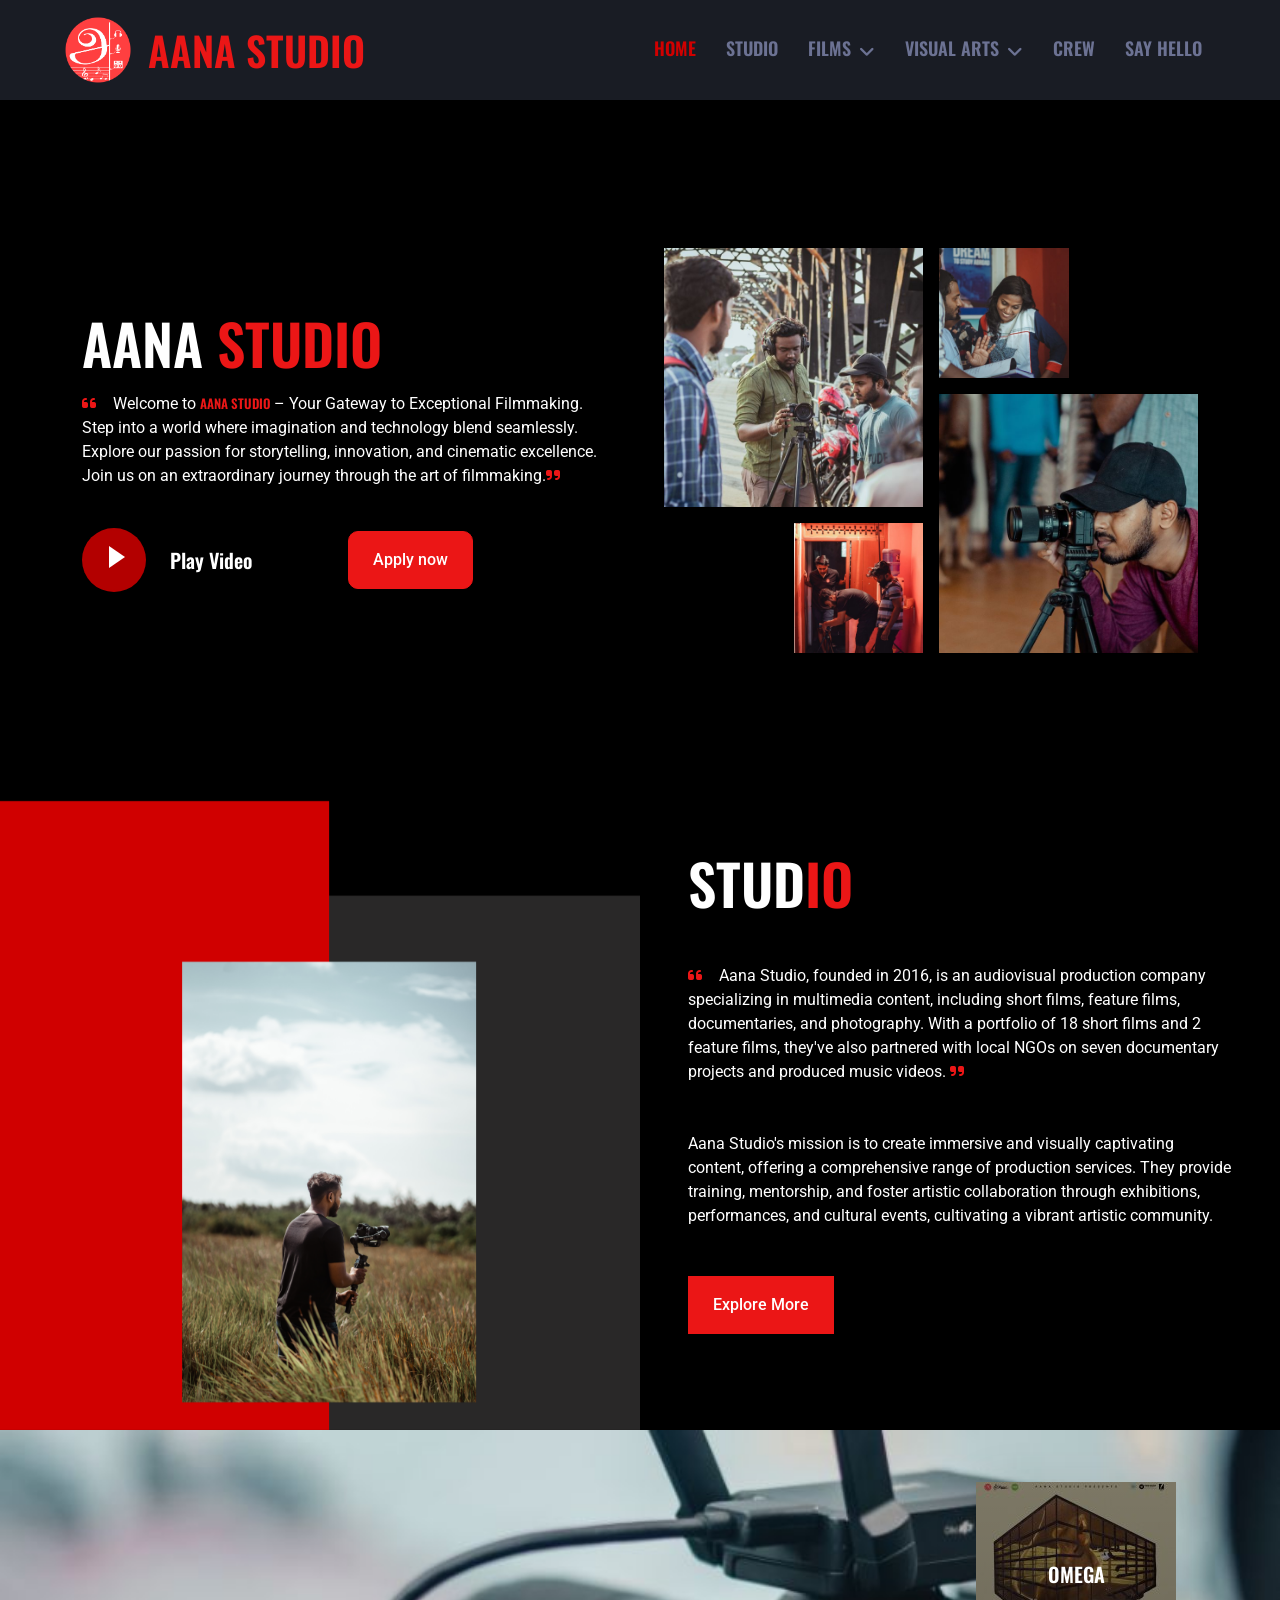
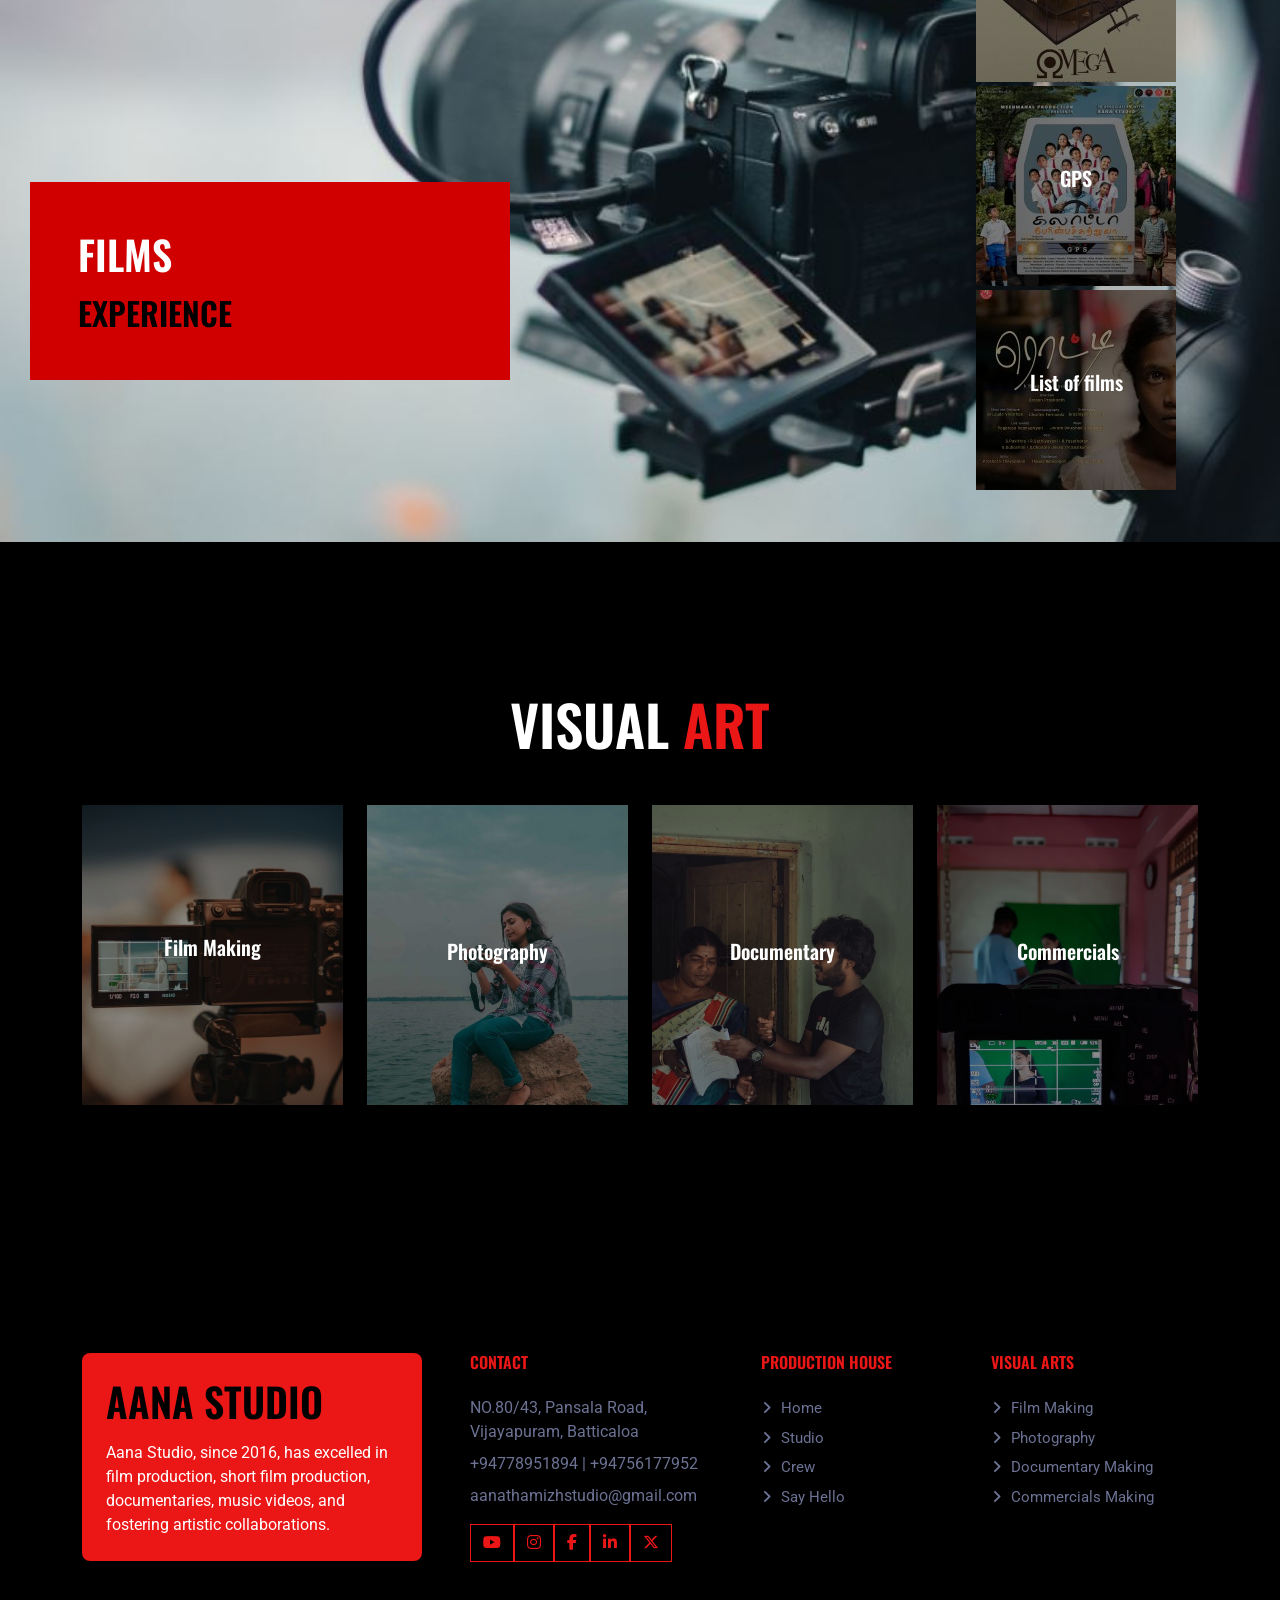
<file: studio/index.html>
<!DOCTYPE html>
<html lang="en">

<head>
    <meta charset="utf-8">
    <title>aana studio</title>
    <meta content="width=device-width, initial-scale=1.0" name="viewport">
    <meta content="" name="keywords">
    <meta content="" name="description">

    <!-- Favicon -->
    <link href="img/favicon.ico" rel="icon">

    <!-- Google Web Fonts -->
    <link rel="preconnect" href="https://fonts.googleapis.com">
    <link rel="shortcut icon" type="image/x-icon" href="img/aana logo.png">
    <link rel="preconnect" href="https://fonts.gstatic.com" crossorigin>
    <link href="https://fonts.googleapis.com/css2?family=Roboto:wght@400;500&family=Oswald:wght@600&display=swap"
        rel="stylesheet">

    <!-- Icon Font Stylesheet -->
    <link href="https://cdnjs.cloudflare.com/ajax/libs/font-awesome/5.10.0/css/all.min.css" rel="stylesheet">
    <link href="https://cdn.jsdelivr.net/npm/bootstrap-icons@1.4.1/font/bootstrap-icons.css" rel="stylesheet">
    <link href="https://cdnjs.cloudflare.com/ajax/libs/font-awesome/5.10.0/css/all.min.css" rel="stylesheet">
    <link href="https://cdnjs.cloudflare.com/ajax/libs/font-awesome/6.4.2/css/all.min.css" rel="stylesheet">
    <link href="https://cdn.jsdelivr.net/npm/bootstrap-icons@1.4.1/font/bootstrap-icons.css" rel="stylesheet">
    <link rel="stylesheet" href="https://cdn.jsdelivr.net/npm/bootstrap-icons@1.11.1/font/bootstrap-icons.css">

    <!-- Libraries Stylesheet -->
    <link href="lib/animate/animate.min.css" rel="stylesheet">
    <link href="lib/owlcarousel/assets/owl.carousel.min.css" rel="stylesheet">

    <!-- Customized Bootstrap Stylesheet -->
    <link href="css/bootstrap.min.css" rel="stylesheet">

    <!-- Template Stylesheet -->
    <link href="css/style.css" rel="stylesheet">
</head>

<body>
    <!-- Spinner Start -->
    <div id="spinner"
        class="show bg-dark position-fixed translate-middle w-100 vh-100 top-50 start-50 d-flex align-items-center justify-content-center">
        <div class="spinner-grow text-primary" style="width: 3rem; height: 3rem;" role="status">
            <span class="sr-only">Loading...</span>
        </div>
    </div>
    <!-- Spinner End -->


    <!-- Navbar Start -->
    <nav class="navbar navbar-expand-lg bg-secondary navbar-dark sticky-top py-lg-0 px-lg-5 " data-wow-delay="0s">
        <a href="index.html" class="navbar-brand m-0 p-0 d-flex align-items-center justify-content-center">
            <img src="img/aana logo.png" class="logo" width="70px">
            <h1 class="m-0 text-primary w-100 m-0 text-uppercase">AANA STUDIO </h1>  
           
        </a>
        <button type="button" class="navbar-toggler me-4" data-bs-toggle="collapse" data-bs-target="#navbarCollapse">
            <span class="navbar-toggler-icon"></span>
        </button>
        <div class="collapse navbar-collapse" id="navbarCollapse">
            <div class="navbar-nav ms-auto p-4 p-lg-0">
                <a href="index.html" class="nav-item nav-link active">Home</a>
                <a href="about.html" class="nav-item nav-link">Studio</a>
                <div class="nav-item dropdown">
                    <a href="#" class="nav-link dropdown-toggle" data-bs-toggle="dropdown">Films</a>
                    <div class="dropdown-menu m-0">
                        <a href="omega.html" class="dropdown-item">OMEGA</a>
                        <a href="GPS.html" class="dropdown-item">GPS</a>
                        <a href="other-film.html" class="dropdown-item">List of Films</a>
                    </div>
                </div>
                <div class="nav-item dropdown">
                    <a href="#" class="nav-link dropdown-toggle" data-bs-toggle="dropdown">Visual Arts</a>
                    <div class="dropdown-menu m-0">
                        <a href="film.html" class="dropdown-item">Film Making</a>
                        <a href="photography.html" class="dropdown-item">Photography</a>
                        <a href="documentary.html" class="dropdown-item">Documentary Making</a>
                        <a href="commercials.html" class="dropdown-item">Commercials Making</a>
                    </div>
                </div>
                <a href="team.html" class="nav-item nav-link">Crew</a>
                <a href="contact.html" class="nav-item nav-link">Say Hello</a>
            </div>
            <!-- <a href="" class="btn btn-primary rounded-0 py-2 px-lg-4 d-none d-lg-block">Appointment<i
                    class="fa fa-arrow-right ms-3"></i></a> -->
        </div>
    </nav>
    <!-- Navbar End -->


    <!-- Header Start -->
    <div class="container-fluid hero-header bg-dark mb-5">
        <div class="container py-5">
            <div class="row g-5 align-items-center">
                <div class="col-lg-6">
                    <!-- <p class="text-primary text-uppercase mb-2 animated slideInDown">Welcome To Photozone</p> -->
                    <h1 class="display-4 mb-3 animated slideInDown">AANA <span
                            class="display-4 mb-3 animated text-primary slideInDown">STUDIO</span></h1>
                    <p class="animated slideInDown text-white"><i class="fa fa-quote-left text-primary me-3"></i>Welcome
                        to <span class="font-weight-bold text-size animated  text-primary ">AANA STUDIO</span> – Your
                        Gateway to Exceptional Filmmaking. Step into a world where imagination and technology blend
                        seamlessly. Explore our passion for storytelling, innovation, and cinematic excellence. Join us
                        on an extraordinary journey through the art of filmmaking.<i
                            class="fa fa-quote-right text-primary me-3"></i></p>
                    <div class="d-flex align-items-center pt-4 animated slideInDown">

                        <button type="button" class="btn-play" data-bs-toggle="modal"
                            data-src="https://www.youtube.com/@AanaStudio" data-bs-target="#videoModal">
                            <span></span>
                        </button>
                        <h5 class="ms-4 mb-0 d-none d-sm-block mx-5">Play Video</h5>
                        <a href="https://shorturl.at/bACY6" target="_blank" class="btn btn-primary py-3 px-4 mx-5" style="border-radius: 10px;" >Apply now</a>

                    </div>
                </div>
                <div class="col-lg-6 animated fadeIn">
                    <div class="row g-3">
                        <div class="col-6 text-end">
                            <img class="img-fluid w-100 mb-3" src="img/1.jpg" alt="">
                            <img class="img-fluid w-50" src="img/2.jpg" alt="">
                        </div>
                        <div class="col-6">
                            <img class="img-fluid w-50 mb-3" src="img/5.jpg" alt="">
                            <img class="img-fluid w-100" src="img/4.jpg" alt="">
                        </div>
                    </div>
                </div>
            </div>
        </div>
    </div>
    <!-- Header End -->

    <!-- Video Modal Start -->
    <div class="modal modal-video fade" id="videoModal" tabindex="-1" aria-labelledby="exampleModalLabel"
        aria-hidden="true">
        <div class="modal-dialog">
            <div class="modal-content rounded-0">
                <div class="modal-header">
                    <h3 class="modal-title" id="exampleModalLabel">Youtube Video</h3>
                    <button type="button" class="btn-close" data-bs-dismiss="modal" aria-label="Close"></button>
                </div>
                <div class="modal-body">
                    <!-- 16:9 aspect ratio -->
                    <div class="ratio ratio-16x9">
                        <iframe width="560" height="315" src="https://www.youtube.com/embed/Ef2FpPVyTFk?si=sZsG6Q7BaHvuFn-a" title="YouTube video player" frameborder="0" allow="accelerometer; autoplay; clipboard-write; encrypted-media; gyroscope; picture-in-picture; web-share" allowfullscreen></iframe>
                    </div>
                </div>
            </div>
        </div>
    </div>
    <!-- Video Modal End -->

    <!-- About Start -->
    <div class="container-fluid p-0">
        <div class="row g-0">
            <div class="col-lg-6" style="min-height: 600px;">
                <div class="position-relative h-100">
                    <img class="position-absolute w-100 h-100" src="img/Group 1.png" style="object-fit: cover;">
                </div>
            </div>
            <div class="col-lg-6 bg-dark p-5">
                <div class="mb-5">
                    <!-- <h5 class="text-primary text-uppercase">Testimonial</h5> -->
                    <h1 class="display-4 mb-3 animated slideInDown">STUD<span
                            class="display-4 mb-3 animated text-primary slideInDown">IO</span></h1>
                    <p class="animated slideInDown text-white mt-5"><i
                            class="fa fa-quote-left text-primary me-3"></i>Aana Studio, founded in
                        2016, is an audiovisual production company specializing in multimedia content, including short
                        films, feature films, documentaries, and photography. With a portfolio of 18 short films and 2
                        feature films, they've also partnered with local NGOs on seven documentary projects and produced
                        music videos. <i class="fa fa-quote-right text-primary me-3"></i>
                    </p>
                    <p class="animated slideInDown text-white mt-5 mb-5">
                        Aana Studio's mission is to create immersive and visually captivating content,
                        offering a comprehensive range of production services. They provide training, mentorship, and
                        foster artistic collaboration through exhibitions, performances, and cultural events,
                        cultivating a vibrant artistic community.
                    </p>
                    <a href="about.html" class="btn btn-primary py-3 px-4 me-5">Explore More</a>
                </div>
            </div>
        </div>
    </div>
    <!-- About End -->

    <!-- Films Start -->
    <div class="our-films container-fluid p-0 ">
        <div class="row g-0">
            <div class="col-lg-6 wow fadeIn" data-wow-delay="0.1s">
                <div class="d-flex flex-column">
                    <div class="w-75 bg-secondary-2 p-5" style="margin-top: 55%; margin-left: 30px;">
                        <h1 class="text-uppercase  mb-3"> FILMS </h1>
                        <h2 class="text-uppercase text-dark mb-0">Experience</h2>
                    </div>
                </div>
            </div>
            <div class="col-lg-6  p-5">
                <div class="row gy-5 g-4">
                    <div class="col-md-6">
                    </div>
                    <div class="col-md-6    ">
                        <a class="film-1 service-item text-center m-1" href="omega.html">
                            
                            <h5 class="mb-3">OMEGA</h5>
                        </a>
                        <a class="film-2 service-item text-center m-1" href="GPS.html">
                            
                            <h5 class="mb-3 ">GPS</h5>
                        </a>
                        <a class="film-3 service-item text-center m-1" href="other-film.html">
                            
                            <h5 class="mb-3 ">List of films</h5>
                        </a>
                    </div>
                </div>
            </div>
        </div>
    </div>
    <!-- Films End -->

    <!-- Service Start -->
    <div class="container-xxl py-5">
        <div class="container">
            <div class="text-center mx-auto mb-5 wow fadeInUp" style="max-width: 600px;">
                <h1 class="display-4 mb-3 animated slideInDown">VISUAL <span
                        class="display-4 mb-3 animated text-primary slideInDown">ART</span></h1>
            </div>
            <div class="row g-4">
                <div class="col-lg-3 col-md-6 wow fadeInUp">
                    <div class="Product-2">
                        <a class="Product-item text-center " href="film.html">
                            <div class="Product-icon bg-transparent p-1">
                                <h5 class="mb-3">Film Making</h5>
                            </div>
                        </a>
                    </div>
                </div>
                <div class="col-lg-3 col-md-6 wow fadeInUp">
                    <div class="Product-3">
                        <a class="Product-item text-center" href="photography.html">
                            <div class="Product-icon bg-transparent p-1">
                            </div>
                            <h5 class="mb-3">Photography</h5>
                        </a>
                    </div>
                </div>
                <div class="col-lg-3 col-md-6 wow fadeInUp">
                    <div class="Product-1">
                        <a class="Product-item text-center" href="documentary.html">
                            <div class="Product-icon bg-transparent p-1">
                            </div>
                            <h5 class="mb-3">Documentary </h5>
                        </a>
                    </div>
                </div>
                <div class="col-lg-3 col-md-6 wow fadeInUp">
                    <div class="Product">
                        <a class="Product-item text-center  " href="commercials.html">
                            <div class="Product-icon bg-transparent p-1">
                            </div>
                            <h5 class="mb-3">Commercials </h5>
                        </a>
                    </div>
                </div>
            </div>
        </div>
    </div>
    <!-- Service End -->

    <!-- Footer Start -->
    <div class="footer-bg container-fluid mt-5 bg-secondary text-light footer wow fadeIn" data-wow-delay="0.1s">
        <div class="container pb-5">
            <div class="row g-5">
                <div class="col-md-6 col-lg-4">
                    <div class="bg-primary rounded p-4">
                        <a href="index.html">
                            <h1 class="text-dark text-uppercase mb-3">AANA STUDIO</h1>
                        </a>
                        <p class="text-white mb-0">
                            Aana Studio, since 2016, has excelled in film production, short film production, documentaries, music videos, and fostering artistic collaborations.
                        </p>
                    </div>
                </div>
                <div class="col-md-6 col-lg-3">
                    <h6 class="section-title text-start text-primary text-uppercase mb-4">Contact</h6>
                    <p class="mb-2">NO.80/43, Pansala Road,     Vijayapuram, Batticaloa</p>
                    <p class="mb-2">+94778951894 | +94756177952
                    </p>
                    <p class="mb-2"></i>aanathamizhstudio@gmail.com</p>
                    <div class="d-flex pt-2">
                        <a class="btn btn-outline-light  btn-social" href="https://www.youtube.com/@AanaStudio"
                            target="_blank"><i class="fa-brands fa-youtube"></i></a>
                        <a class="btn btn-outline-light btn-social" href="https://www.instagram.com/aana.studio/" target="_blank"><i
                                class="fab fa-instagram "></i></a>
                        <a class="btn btn-outline-light btn-social" href="https://www.facebook.com/aanastudio" target="_blank"><i
                                class="fab fa-facebook-f"></i></a>
                        <a class="btn btn-outline-light btn-social" href="https://www.linkedin.com/company/aanastudio/?originalSubdomain=lk" target="_blank"><i
                                class="fab fa-linkedin-in"></i></a>
                        <a class="btn btn-outline-light btn-social" href="https://twitter.com/aanastudio" target="_blank"><i
                                class=" fa-brands fa-x-twitter"></i></i></a>
                    </div>
                </div>
                <div class="col-lg-5 col-md-12">
                    <div class="row gy-5 g-4">
                        <div class="col-md-6">
                            <h6 class="section-title text-start text-primary text-uppercase mb-4">PRODUCTION HOUSE</h6>
                            <a class="btn btn-link" href="index.html">Home</a>
                            <a class="btn btn-link" href="about.html">Studio</a>
                            <a class="btn btn-link" href="team.html">Crew</a>
                            <a class="btn btn-link" href="contact.html">Say Hello</a>
                        </div>
                        <div class="col-md-6">
                            <h6 class="section-title text-start text-primary text-uppercase mb-4">Visual Arts</h6>
                            <a class="btn btn-link" href="film.html">Film Making</a>
                            <a class="btn btn-link" href="photography.html">Photography</a>
                            <a class="btn btn-link" href="documentary.html">Documentary Making</a>
                            <a class="btn btn-link" href="commercials.html">Commercials making</a>
                        </div>
                    </div>
                </div>
            </div>
        </div>
    </div>
    <!-- Footer End -->

    <!-- JavaScript Libraries -->
    <script src="https://code.jquery.com/jquery-3.4.1.min.js"></script>
    <script src="https://cdn.jsdelivr.net/npm/bootstrap@5.0.0/dist/js/bootstrap.bundle.min.js"></script>
    <script src="lib/wow/wow.min.js"></script>
    <script src="lib/easing/easing.min.js"></script>
    <script src="lib/waypoints/waypoints.min.js"></script>
    <script src="lib/owlcarousel/owl.carousel.min.js"></script>

    <!-- Template Javascript -->
    <script src="js/main.js"></script>
</body>

</html>
</file>
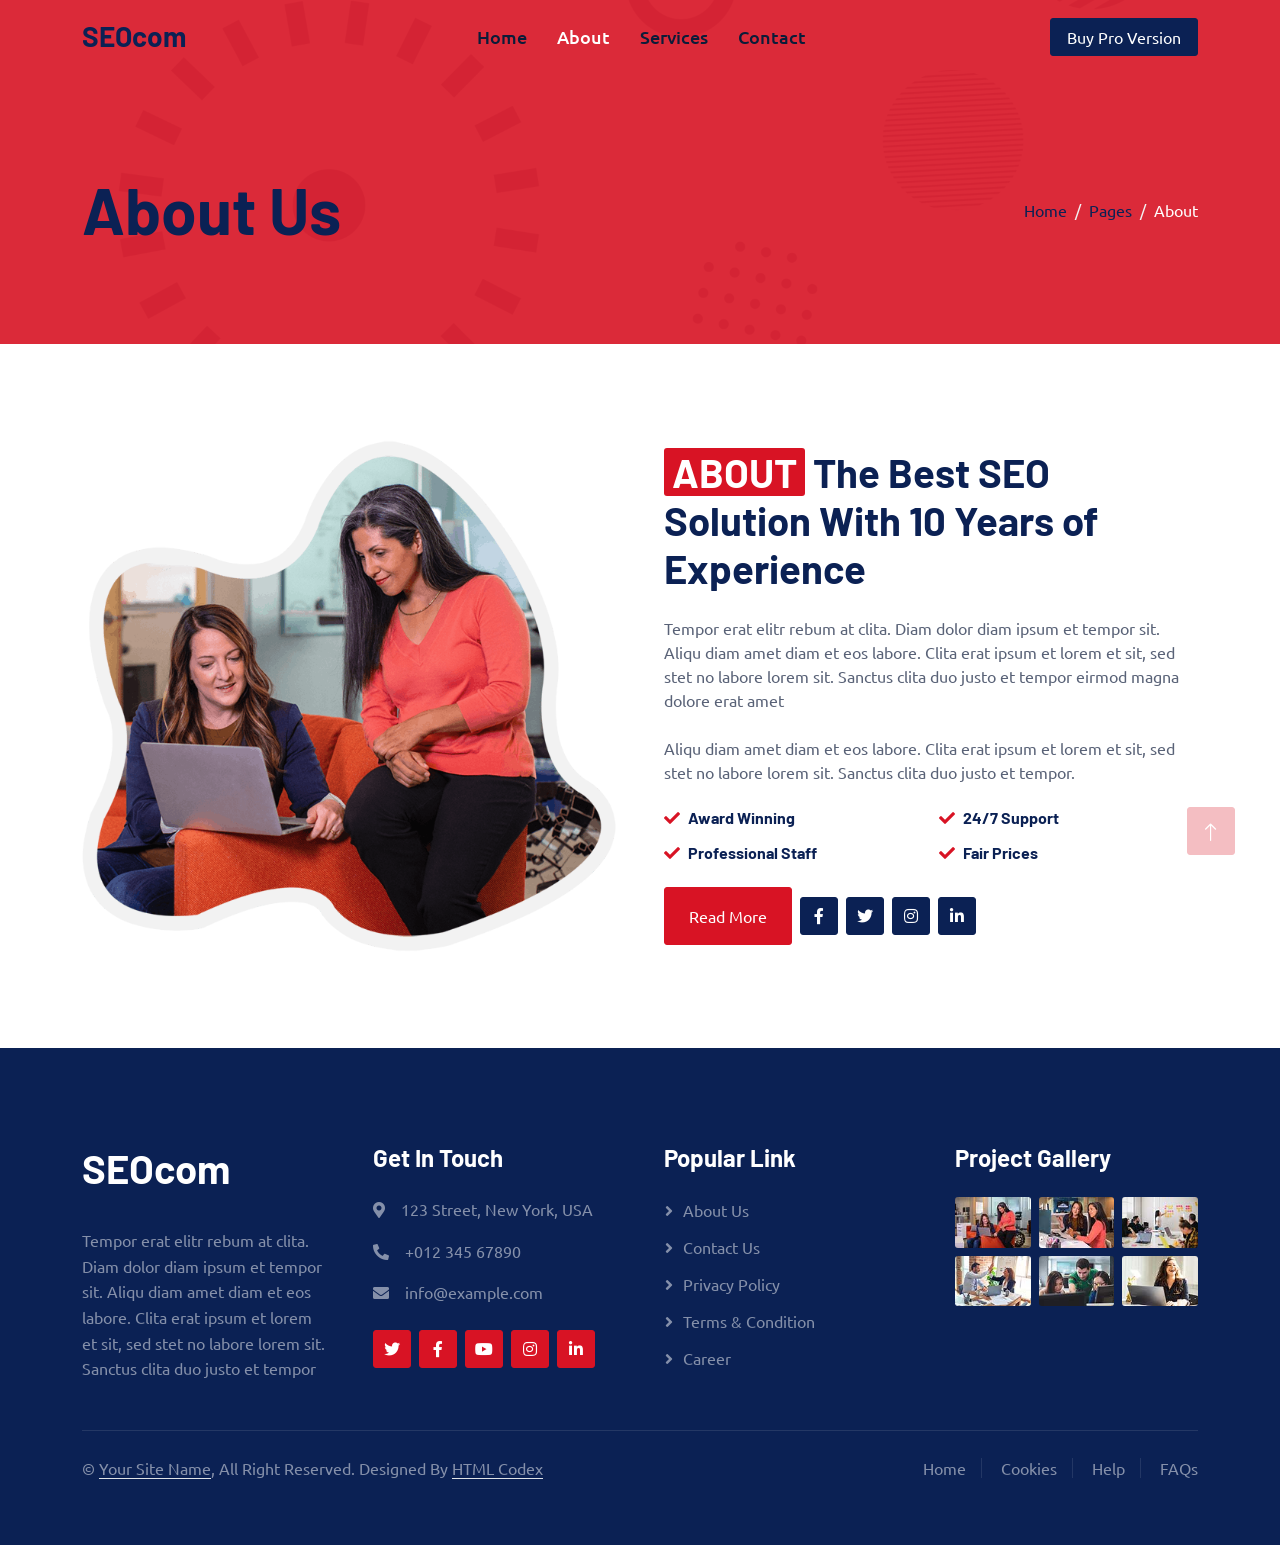
<file: music/about.html>
<!DOCTYPE html>
<html lang="en">

<head>
    <meta charset="utf-8">
    <title>SEOcom - SEO Company Website Template</title>
    <meta content="width=device-width, initial-scale=1.0" name="viewport">
    <meta content="" name="keywords">
    <meta content="" name="description">

    <!-- Favicon -->
    <link href="img/favicon.ico" rel="icon">

    <!-- Google Web Fonts -->
    <link rel="preconnect" href="https://fonts.googleapis.com">
    <link rel="preconnect" href="https://fonts.gstatic.com" crossorigin>
    <link href="https://fonts.googleapis.com/css2?family=Barlow:wght@600;700&family=Ubuntu:wght@400;500&display=swap" rel="stylesheet"> 

    <!-- Icon Font Stylesheet -->
    <link href="https://cdnjs.cloudflare.com/ajax/libs/font-awesome/5.10.0/css/all.min.css" rel="stylesheet">
    <link href="https://cdn.jsdelivr.net/npm/bootstrap-icons@1.4.1/font/bootstrap-icons.css" rel="stylesheet">

    <!-- Libraries Stylesheet -->
    <link href="lib/animate/animate.min.css" rel="stylesheet">

    <!-- Customized Bootstrap Stylesheet -->
    <link href="css/bootstrap.min.css" rel="stylesheet">

    <!-- Template Stylesheet -->
    <link href="css/style.css" rel="stylesheet">
</head>

<body>
    <!-- Spinner Start -->
    <div id="spinner"
        class="show bg-white position-fixed translate-middle w-100 vh-100 top-50 start-50 d-flex align-items-center justify-content-center">
        <div class="spinner-grow text-primary" style="width: 3rem; height: 3rem;" role="status">
            <span class="sr-only">Loading...</span>
        </div>
    </div>
    <!-- Spinner End -->


    <!-- Navbar Start -->
    <div class="container-fluid sticky-top">
        <div class="container">
            <nav class="navbar navbar-expand-lg navbar-light">
                <a href="index.html" class="navbar-brand">
                    <h1>SEOcom</h1>
                </a>
                <button type="button" class="navbar-toggler ms-auto me-0" data-bs-toggle="collapse"
                    data-bs-target="#navbarCollapse">
                    <span class="navbar-toggler-icon"></span>
                </button>
                <div class="collapse navbar-collapse" id="navbarCollapse">
                    <div class="navbar-nav mx-auto">
                        <a href="index.html" class="nav-item nav-link">Home</a>
                        <a href="about.html" class="nav-item nav-link active">About</a>
                        <a href="service.html" class="nav-item nav-link">Services</a>
                        <a href="contact.html" class="nav-item nav-link">Contact</a>
                    </div>
                    <a class="btn btn-secondary px-3" href="https://htmlcodex.com/downloading/?item=3811">Buy Pro Version</a>
                </div>
            </nav>
        </div>
    </div>
    <!-- Navbar End -->


    <!-- Hero Start -->
    <div class="container-fluid pb-5 hero-header mb-5">
        <div class="container py-5">
            <div class="row g-3 align-items-center">
                <div class="col-lg-6 text-center text-lg-start">
                    <h1 class="display-3 mb-0 animated slideInLeft">About Us</h1>
                </div>
                <div class="col-lg-6 animated slideInRight">
                    <nav aria-label="breadcrumb">
                        <ol class="breadcrumb justify-content-center justify-content-lg-end mb-0">
                            <li class="breadcrumb-item"><a class="text-secondary" href="#">Home</a></li>
                            <li class="breadcrumb-item"><a class="text-secondary" href="#">Pages</a></li>
                            <li class="breadcrumb-item text-white active" aria-current="page">About</li>
                        </ol>
                    </nav>
                </div>
            </div>
        </div>
    </div>
    <!-- Hero End -->


    <!-- About Start -->
    <div class="container-fluid py-5">
        <div class="container">
            <div class="row g-5 align-items-center">
                <div class="col-lg-6 wow fadeIn" data-wow-delay="0.2s">
                    <img class="img-fluid" src="img/about.png" alt="">
                </div>
                <div class="col-lg-6 wow fadeIn" data-wow-delay="0.5s">
                    <h1 class="mb-4"><span class="text-uppercase bg-primary text-white rounded px-2">About</span> The Best SEO Solution With 10 Years of Experience</h1>
                    <p class="mb-4">Tempor erat elitr rebum at clita. Diam dolor diam ipsum et tempor sit. Aliqu diam
                        amet diam et eos labore. Clita erat ipsum et lorem et sit, sed stet no labore lorem sit. Sanctus
                        clita duo justo et tempor eirmod magna dolore erat amet</p>
                    <p class="mb-4">Aliqu diam amet diam et eos labore. Clita erat ipsum et lorem et sit, sed stet no
                        labore lorem sit. Sanctus clita duo justo et tempor.</p>
                    <div class="row g-3">
                        <div class="col-sm-6">
                            <h6 class="mb-3"><i class="fa fa-check text-primary me-2"></i>Award Winning</h6>
                            <h6 class="mb-0"><i class="fa fa-check text-primary me-2"></i>Professional Staff</h6>
                        </div>
                        <div class="col-sm-6">
                            <h6 class="mb-3"><i class="fa fa-check text-primary me-2"></i>24/7 Support</h6>
                            <h6 class="mb-0"><i class="fa fa-check text-primary me-2"></i>Fair Prices</h6>
                        </div>
                    </div>
                    <div class="d-flex align-items-center mt-4">
                        <a class="btn btn-primary py-3 px-4 me-2" href="">Read More</a>
                        <a class="btn btn-secondary btn-square me-2" href=""><i class="fab fa-facebook-f"></i></a>
                        <a class="btn btn-secondary btn-square me-2" href=""><i class="fab fa-twitter"></i></a>
                        <a class="btn btn-secondary btn-square me-2" href=""><i class="fab fa-instagram"></i></a>
                        <a class="btn btn-secondary btn-square" href=""><i class="fab fa-linkedin-in"></i></a>
                    </div>
                </div>
            </div>
        </div>
    </div>
    <!-- About End -->


    <!-- Footer Start -->
    <div class="container-fluid bg-secondary text-white-50 footer pt-5 mt-5">
        <div class="container py-5">
            <div class="row g-5">
                <div class="col-md-6 col-lg-3 wow fadeIn" data-wow-delay="0.1s">
                    <a href="index.html" class="d-inline-block mb-3">
                        <h1 class="text-white">SEOcom</h1>
                    </a>
                    <p class="mb-0">Tempor erat elitr rebum at clita. Diam dolor diam ipsum et tempor sit. Aliqu diam
                        amet diam et eos labore. Clita erat ipsum et lorem et sit, sed stet no labore lorem sit. Sanctus
                        clita duo justo et tempor</p>
                </div>
                <div class="col-md-6 col-lg-3 wow fadeIn" data-wow-delay="0.3s">
                    <h4 class="text-white mb-4">Get In Touch</h4>
                    <p><i class="fa fa-map-marker-alt me-3"></i>123 Street, New York, USA</p>
                    <p><i class="fa fa-phone-alt me-3"></i>+012 345 67890</p>
                    <p><i class="fa fa-envelope me-3"></i>info@example.com</p>
                    <div class="d-flex pt-2">
                        <a class="btn btn-primary btn-square me-2" href=""><i class="fab fa-twitter"></i></a>
                        <a class="btn btn-primary btn-square me-2" href=""><i class="fab fa-facebook-f"></i></a>
                        <a class="btn btn-primary btn-square me-2" href=""><i class="fab fa-youtube"></i></a>
                        <a class="btn btn-primary btn-square me-2" href=""><i class="fab fa-instagram"></i></a>
                        <a class="btn btn-primary btn-square me-2" href=""><i class="fab fa-linkedin-in"></i></a>
                    </div>
                </div>
                <div class="col-md-6 col-lg-3 wow fadeIn" data-wow-delay="0.5s">
                    <h4 class="text-white mb-4">Popular Link</h4>
                    <a class="btn btn-link" href="">About Us</a>
                    <a class="btn btn-link" href="">Contact Us</a>
                    <a class="btn btn-link" href="">Privacy Policy</a>
                    <a class="btn btn-link" href="">Terms & Condition</a>
                    <a class="btn btn-link" href="">Career</a>
                </div>
                <div class="col-md-6 col-lg-3 wow fadeIn" data-wow-delay="0.7s">
                    <h4 class="text-white mb-4">Project Gallery</h4>
                    <div class="row g-2">
                        <div class="col-4">
                            <img class="img-fluid rounded w-100" src="img/project-1.jpg" alt="">
                        </div>
                        <div class="col-4">
                            <img class="img-fluid rounded w-100" src="img/project-2.jpg" alt="">
                        </div> 
                        <div class="col-4">
                            <img class="img-fluid rounded w-100" src="img/project-3.jpg" alt="">
                        </div> 
                        <div class="col-4">
                            <img class="img-fluid rounded w-100" src="img/project-4.jpg" alt="">
                        </div> 
                        <div class="col-4">
                            <img class="img-fluid rounded w-100" src="img/project-5.jpg" alt="">
                        </div> 
                        <div class="col-4">
                            <img class="img-fluid rounded w-100" src="img/project-6.jpg" alt="">
                        </div> 
                    </div>
                </div>
            </div>
        </div>
        <div class="container wow fadeIn" data-wow-delay="0.1s">
            <div class="copyright">
                <div class="row">
                    <div class="col-md-6 text-center text-md-start mb-3 mb-md-0">
                        &copy; <a class="border-bottom" href="#">Your Site Name</a>, All Right Reserved. 
                        
                        <!--/*** The author’s attribution link below must remain intact on your website. ***/-->
                        <!--/*** If you wish to remove this credit link, please purchase the Pro Version from https://htmlcodex.com . ***/-->
                        Designed By <a class="border-bottom" href="https://htmlcodex.com">HTML Codex</a>
                    </div>
                    <div class="col-md-6 text-center text-md-end">
                        <div class="footer-menu">
                            <a href="">Home</a>
                            <a href="">Cookies</a>
                            <a href="">Help</a>
                            <a href="">FAQs</a>
                        </div>
                    </div>
                </div>
            </div>
        </div>
    </div>
    <!-- Footer End -->


    <!-- Back to Top -->
    <a href="#" class="btn btn-lg btn-primary btn-lg-square back-to-top"><i class="bi bi-arrow-up"></i></a>


    <!-- JavaScript Libraries -->
    <script src="https://ajax.googleapis.com/ajax/libs/jquery/3.6.1/jquery.min.js"></script>
    <script src="https://cdn.jsdelivr.net/npm/bootstrap@5.0.0/dist/js/bootstrap.bundle.min.js"></script>
    <script src="lib/wow/wow.min.js"></script>
    <script src="lib/easing/easing.min.js"></script>
    <script src="lib/waypoints/waypoints.min.js"></script>

    <!-- Template Javascript -->
    <script src="js/main.js"></script>
</body>

</html>
</file>
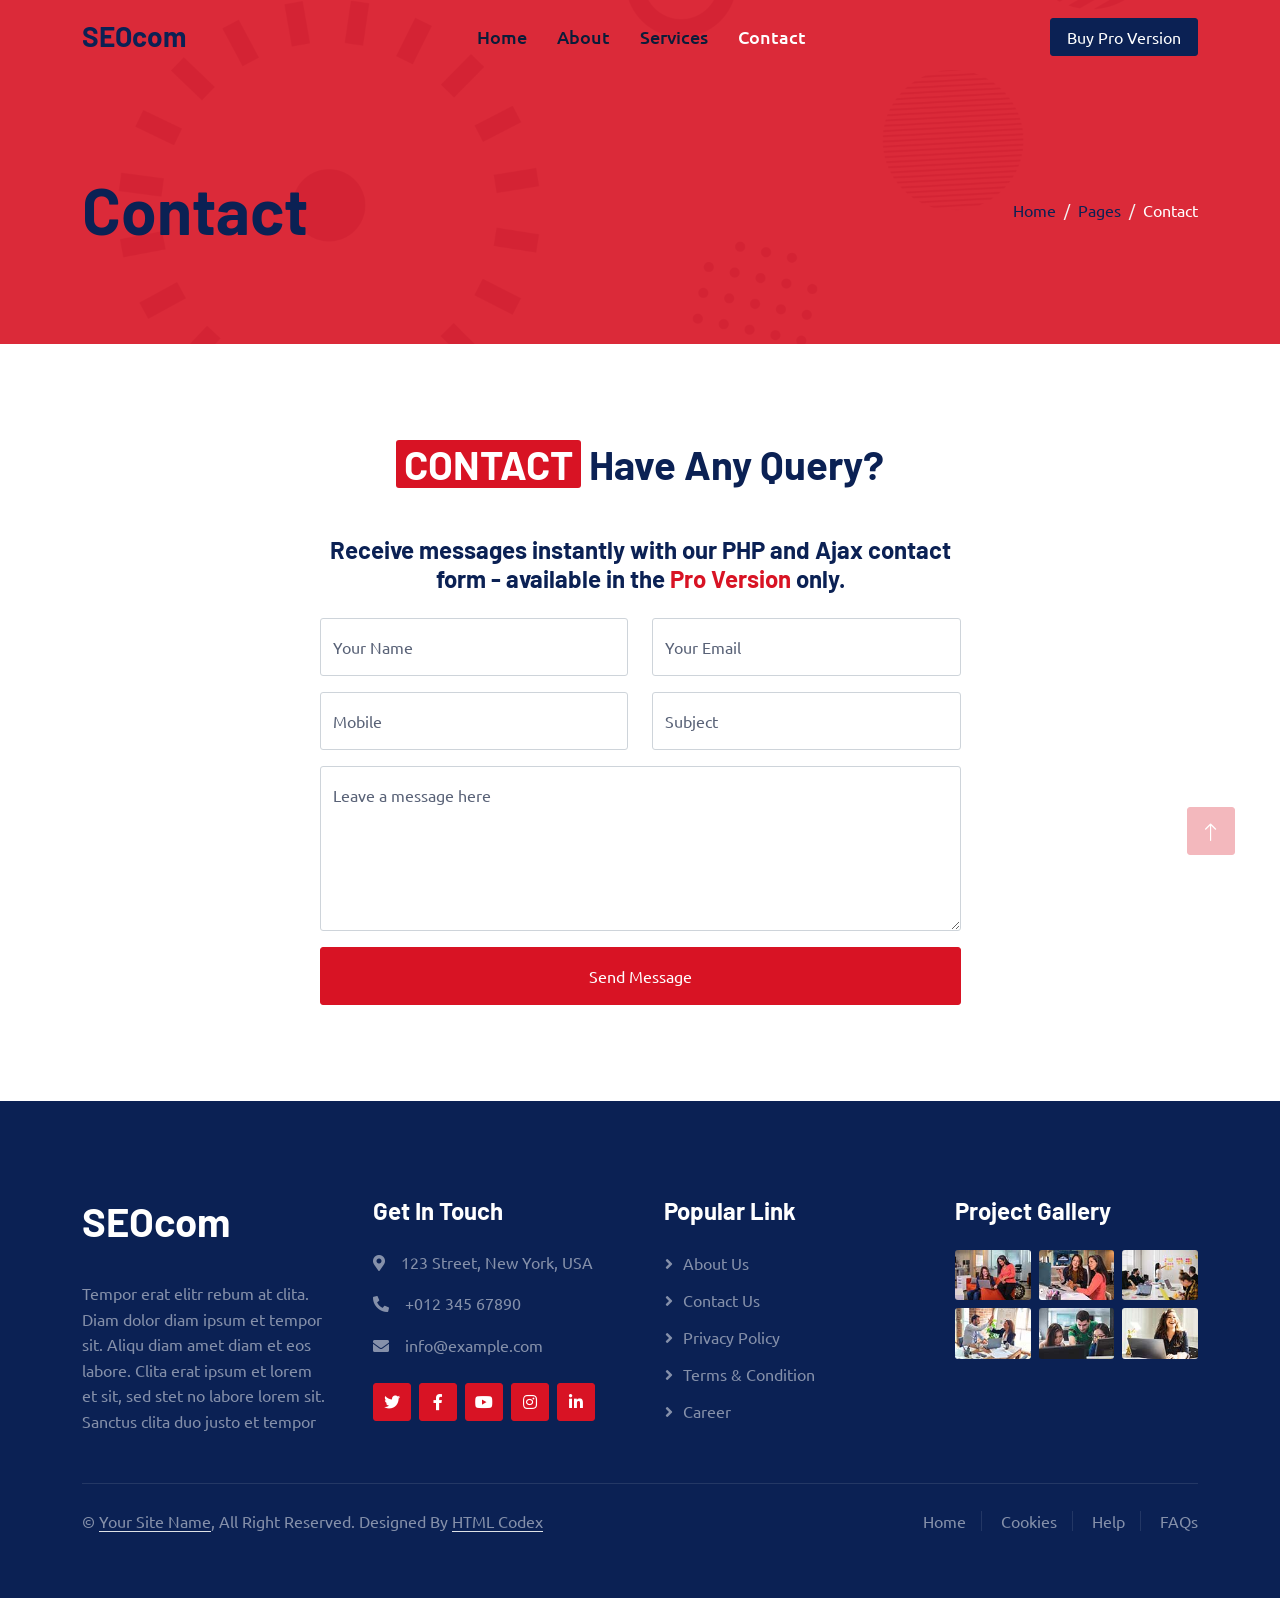
<file: music/contact.html>
<!DOCTYPE html>
<html lang="en">

<head>
    <meta charset="utf-8">
    <title>SEOcom - SEO Company Website Template</title>
    <meta content="width=device-width, initial-scale=1.0" name="viewport">
    <meta content="" name="keywords">
    <meta content="" name="description">

    <!-- Favicon -->
    <link href="img/favicon.ico" rel="icon">

    <!-- Google Web Fonts -->
    <link rel="preconnect" href="https://fonts.googleapis.com">
    <link rel="preconnect" href="https://fonts.gstatic.com" crossorigin>
    <link href="https://fonts.googleapis.com/css2?family=Barlow:wght@600;700&family=Ubuntu:wght@400;500&display=swap" rel="stylesheet"> 

    <!-- Icon Font Stylesheet -->
    <link href="https://cdnjs.cloudflare.com/ajax/libs/font-awesome/5.10.0/css/all.min.css" rel="stylesheet">
    <link href="https://cdn.jsdelivr.net/npm/bootstrap-icons@1.4.1/font/bootstrap-icons.css" rel="stylesheet">

    <!-- Libraries Stylesheet -->
    <link href="lib/animate/animate.min.css" rel="stylesheet">

    <!-- Customized Bootstrap Stylesheet -->
    <link href="css/bootstrap.min.css" rel="stylesheet">

    <!-- Template Stylesheet -->
    <link href="css/style.css" rel="stylesheet">
</head>

<body>
    <!-- Spinner Start -->
    <div id="spinner"
        class="show bg-white position-fixed translate-middle w-100 vh-100 top-50 start-50 d-flex align-items-center justify-content-center">
        <div class="spinner-grow text-primary" style="width: 3rem; height: 3rem;" role="status">
            <span class="sr-only">Loading...</span>
        </div>
    </div>
    <!-- Spinner End -->


    <!-- Navbar Start -->
    <div class="container-fluid sticky-top">
        <div class="container">
            <nav class="navbar navbar-expand-lg navbar-light">
                <a href="index.html" class="navbar-brand">
                    <h1>SEOcom</h1>
                </a>
                <button type="button" class="navbar-toggler ms-auto me-0" data-bs-toggle="collapse"
                    data-bs-target="#navbarCollapse">
                    <span class="navbar-toggler-icon"></span>
                </button>
                <div class="collapse navbar-collapse" id="navbarCollapse">
                    <div class="navbar-nav mx-auto">
                        <a href="index.html" class="nav-item nav-link">Home</a>
                        <a href="about.html" class="nav-item nav-link">About</a>
                        <a href="service.html" class="nav-item nav-link">Services</a>
                        <a href="contact.html" class="nav-item nav-link active">Contact</a>
                    </div>
                    <a class="btn btn-secondary px-3" href="https://htmlcodex.com/downloading/?item=3811">Buy Pro Version</a>
                </div>
            </nav>
        </div>
    </div>
    <!-- Navbar End -->


    <!-- Hero Start -->
    <div class="container-fluid pb-5 hero-header mb-5">
        <div class="container py-5">
            <div class="row g-3 align-items-center">
                <div class="col-lg-6 text-center text-lg-start">
                    <h1 class="display-3 mb-0 animated slideInLeft">Contact</h1>
                </div>
                <div class="col-lg-6 animated slideInRight">
                    <nav aria-label="breadcrumb">
                        <ol class="breadcrumb justify-content-center justify-content-lg-end mb-0">
                            <li class="breadcrumb-item"><a class="text-secondary" href="#">Home</a></li>
                            <li class="breadcrumb-item"><a class="text-secondary" href="#">Pages</a></li>
                            <li class="breadcrumb-item text-white active" aria-current="page">Contact</li>
                        </ol>
                    </nav>
                </div>
            </div>
        </div>
    </div>
    <!-- Hero End -->


    <!-- Contact Start -->
    <div class="container-fluid py-5">
        <div class="container">
            <div class="text-center wow fadeIn" data-wow-delay="0.1s">
                <h1 class="mb-5"><span class="text-uppercase bg-primary text-white rounded px-2">Contact</span> Have Any Query?</h1>
            </div>
            <div class="row justify-content-center">
                <div class="col-lg-7">
                    <div class="wow fadeIn" data-wow-delay="0.2s">
                        <h4 class="text-center mb-4">Receive messages instantly with our PHP and Ajax contact form - available in the <a href="https://htmlcodex.com/downloading/?item=3811">Pro Version</a> only.</h4>
                        <form>
                            <div class="row">
                                <div class="col-sm-6 mb-3">
                                    <div class="form-floating">
                                        <input type="text" class="form-control" id="name" placeholder="Your Name"/>
                                        <label for="name">Your Name</label>
                                    </div>
                                </div>
                                <div class="col-sm-6 mb-3">
                                    <div class="form-floating">
                                        <input type="email" class="form-control" id="email" placeholder="Your Email" />
                                        <label for="email">Your Email</label>
                                    </div>
                                </div>
                                <div class="col-sm-6 mb-3">
                                    <div class="form-floating">
                                        <input type="text" class="form-control" id="mobile" placeholder="Mobile" />
                                        <label for="mobile">Mobile</label>
                                    </div>
                                </div>
                                <div class="col-sm-6 mb-3">
                                    <div class="form-floating">
                                        <input type="text" class="form-control" id="subject" placeholder="Subject" />
                                        <label for="subject">Subject</label>
                                    </div>
                                </div>
                                <div class="col-12 mb-3">
                                    <div class="form-floating">
                                        <textarea style="height: 165px" class="form-control" id="message" placeholder="Message"></textarea>
                                        <label for="message">Leave a message here</label>
                                    </div>
                                </div>
                                <div class="col-12">
                                    <button class="btn btn-primary w-100 py-3" type="submit">Send Message</span></button>
                                </div>
                            </div>
                        </form>
                    </div>
                </div>
            </div>
        </div>
    </div>
    <!-- Contact End -->
        

    <!-- Footer Start -->
    <div class="container-fluid bg-secondary text-white-50 footer pt-5 mt-5">
        <div class="container py-5">
            <div class="row g-5">
                <div class="col-md-6 col-lg-3 wow fadeIn" data-wow-delay="0.1s">
                    <a href="index.html" class="d-inline-block mb-3">
                        <h1 class="text-white">SEOcom</h1>
                    </a>
                    <p class="mb-0">Tempor erat elitr rebum at clita. Diam dolor diam ipsum et tempor sit. Aliqu diam
                        amet diam et eos labore. Clita erat ipsum et lorem et sit, sed stet no labore lorem sit. Sanctus
                        clita duo justo et tempor</p>
                </div>
                <div class="col-md-6 col-lg-3 wow fadeIn" data-wow-delay="0.3s">
                    <h4 class="text-white mb-4">Get In Touch</h4>
                    <p><i class="fa fa-map-marker-alt me-3"></i>123 Street, New York, USA</p>
                    <p><i class="fa fa-phone-alt me-3"></i>+012 345 67890</p>
                    <p><i class="fa fa-envelope me-3"></i>info@example.com</p>
                    <div class="d-flex pt-2">
                        <a class="btn btn-primary btn-square me-2" href=""><i class="fab fa-twitter"></i></a>
                        <a class="btn btn-primary btn-square me-2" href=""><i class="fab fa-facebook-f"></i></a>
                        <a class="btn btn-primary btn-square me-2" href=""><i class="fab fa-youtube"></i></a>
                        <a class="btn btn-primary btn-square me-2" href=""><i class="fab fa-instagram"></i></a>
                        <a class="btn btn-primary btn-square me-2" href=""><i class="fab fa-linkedin-in"></i></a>
                    </div>
                </div>
                <div class="col-md-6 col-lg-3 wow fadeIn" data-wow-delay="0.5s">
                    <h4 class="text-white mb-4">Popular Link</h4>
                    <a class="btn btn-link" href="">About Us</a>
                    <a class="btn btn-link" href="">Contact Us</a>
                    <a class="btn btn-link" href="">Privacy Policy</a>
                    <a class="btn btn-link" href="">Terms & Condition</a>
                    <a class="btn btn-link" href="">Career</a>
                </div>
                <div class="col-md-6 col-lg-3 wow fadeIn" data-wow-delay="0.7s">
                    <h4 class="text-white mb-4">Project Gallery</h4>
                    <div class="row g-2">
                        <div class="col-4">
                            <img class="img-fluid rounded w-100" src="img/project-1.jpg" alt="">
                        </div>
                        <div class="col-4">
                            <img class="img-fluid rounded w-100" src="img/project-2.jpg" alt="">
                        </div> 
                        <div class="col-4">
                            <img class="img-fluid rounded w-100" src="img/project-3.jpg" alt="">
                        </div> 
                        <div class="col-4">
                            <img class="img-fluid rounded w-100" src="img/project-4.jpg" alt="">
                        </div> 
                        <div class="col-4">
                            <img class="img-fluid rounded w-100" src="img/project-5.jpg" alt="">
                        </div> 
                        <div class="col-4">
                            <img class="img-fluid rounded w-100" src="img/project-6.jpg" alt="">
                        </div> 
                    </div>
                </div>
            </div>
        </div>
        <div class="container wow fadeIn" data-wow-delay="0.1s">
            <div class="copyright">
                <div class="row">
                    <div class="col-md-6 text-center text-md-start mb-3 mb-md-0">
                        &copy; <a class="border-bottom" href="#">Your Site Name</a>, All Right Reserved. 
                        
                        <!--/*** The author’s attribution link below must remain intact on your website. ***/-->
                        <!--/*** If you wish to remove this credit link, please purchase the Pro Version from https://htmlcodex.com . ***/-->
                        Designed By <a class="border-bottom" href="https://htmlcodex.com">HTML Codex</a>
                    </div>
                    <div class="col-md-6 text-center text-md-end">
                        <div class="footer-menu">
                            <a href="">Home</a>
                            <a href="">Cookies</a>
                            <a href="">Help</a>
                            <a href="">FAQs</a>
                        </div>
                    </div>
                </div>
            </div>
        </div>
    </div>
    <!-- Footer End -->


    <!-- Back to Top -->
    <a href="#" class="btn btn-lg btn-primary btn-lg-square back-to-top"><i class="bi bi-arrow-up"></i></a>


    <!-- JavaScript Libraries -->
    <script src="https://ajax.googleapis.com/ajax/libs/jquery/3.6.1/jquery.min.js"></script>
    <script src="https://cdn.jsdelivr.net/npm/bootstrap@5.0.0/dist/js/bootstrap.bundle.min.js"></script>
    <script src="lib/wow/wow.min.js"></script>
    <script src="lib/easing/easing.min.js"></script>
    <script src="lib/waypoints/waypoints.min.js"></script>

    <!-- Template Javascript -->
    <script src="js/main.js"></script>
</body>

</html>
</file>
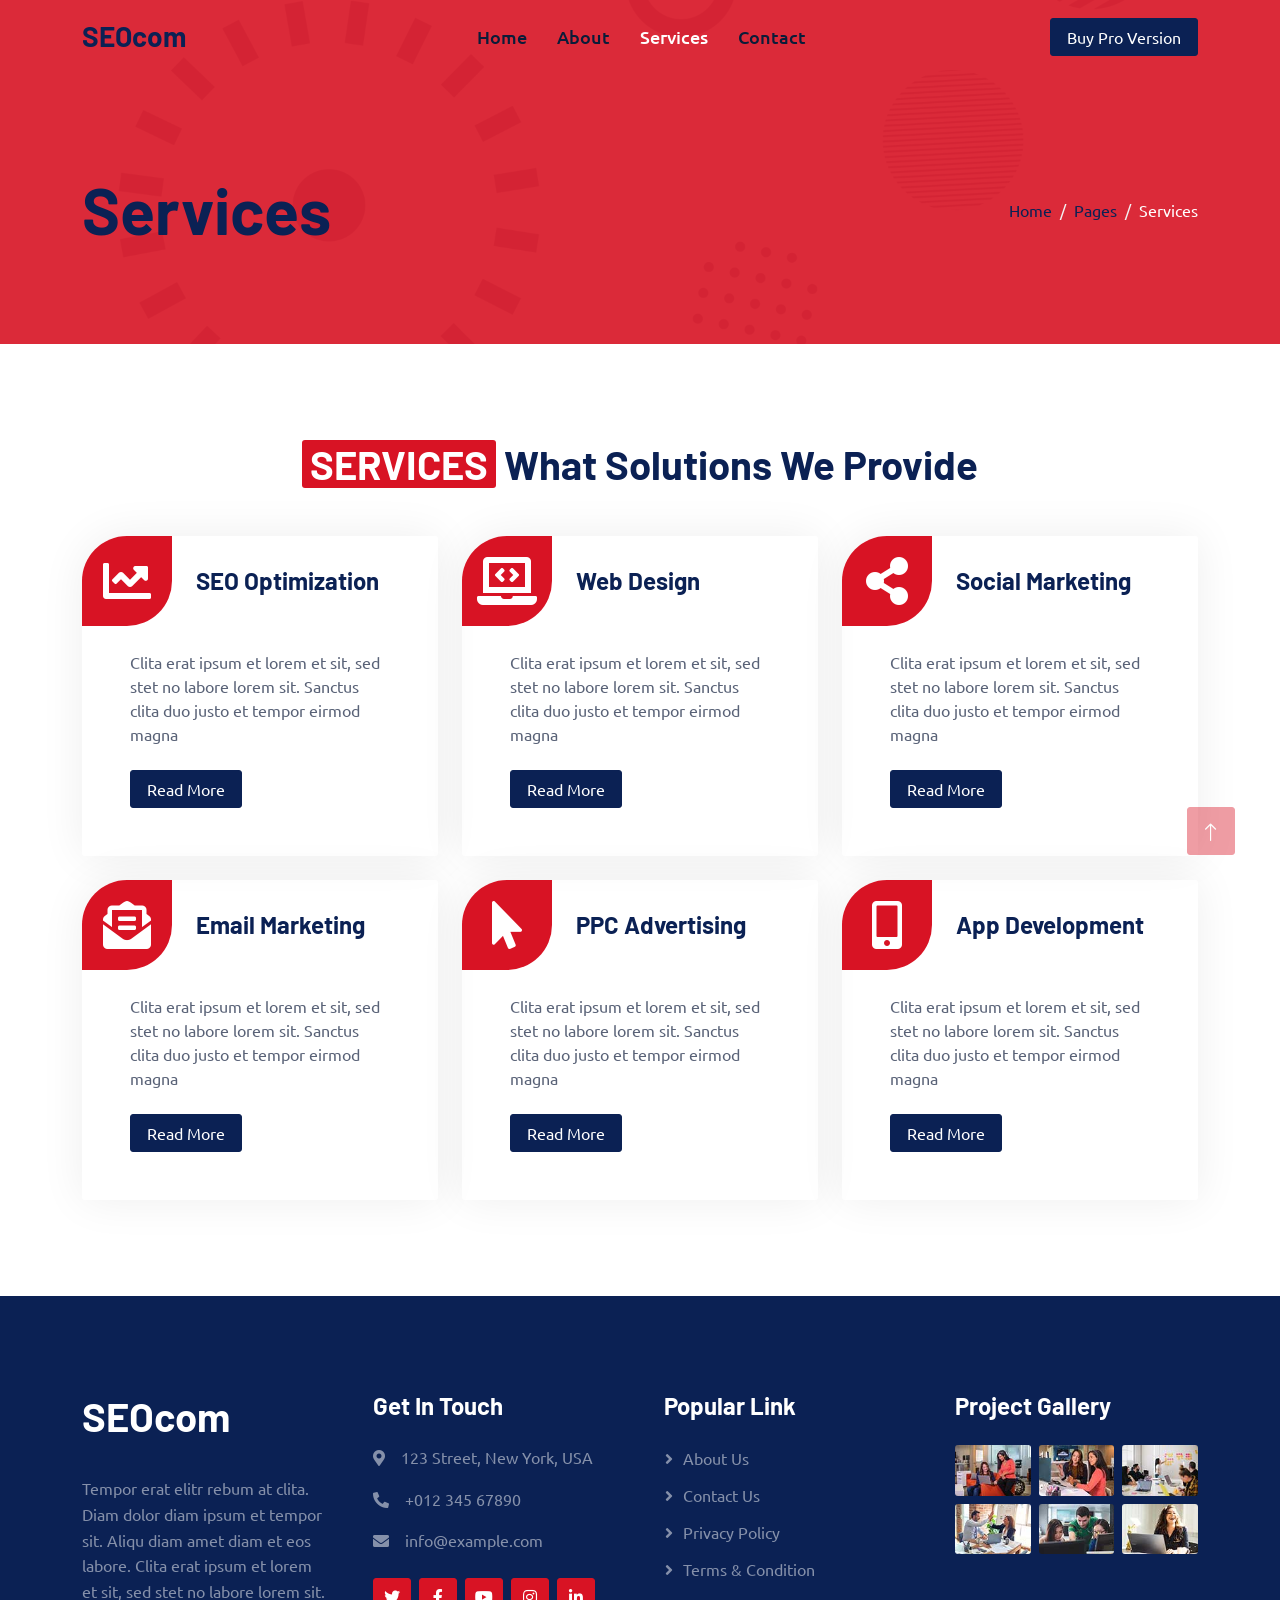
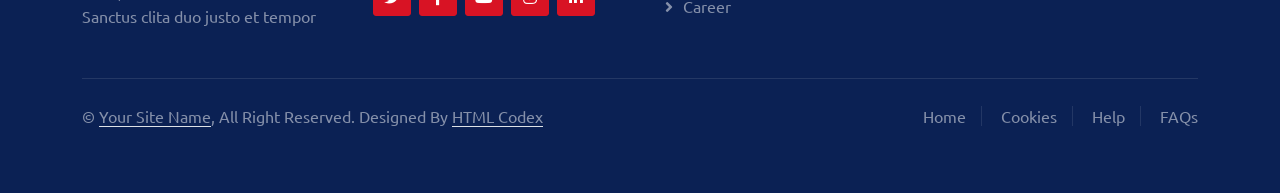
<file: music/service.html>
<!DOCTYPE html>
<html lang="en">

<head>
    <meta charset="utf-8">
    <title>SEOcom - SEO Company Website Template</title>
    <meta content="width=device-width, initial-scale=1.0" name="viewport">
    <meta content="" name="keywords">
    <meta content="" name="description">

    <!-- Favicon -->
    <link href="img/favicon.ico" rel="icon">

    <!-- Google Web Fonts -->
    <link rel="preconnect" href="https://fonts.googleapis.com">
    <link rel="preconnect" href="https://fonts.gstatic.com" crossorigin>
    <link href="https://fonts.googleapis.com/css2?family=Barlow:wght@600;700&family=Ubuntu:wght@400;500&display=swap" rel="stylesheet"> 

    <!-- Icon Font Stylesheet -->
    <link href="https://cdnjs.cloudflare.com/ajax/libs/font-awesome/5.10.0/css/all.min.css" rel="stylesheet">
    <link href="https://cdn.jsdelivr.net/npm/bootstrap-icons@1.4.1/font/bootstrap-icons.css" rel="stylesheet">

    <!-- Libraries Stylesheet -->
    <link href="lib/animate/animate.min.css" rel="stylesheet">

    <!-- Customized Bootstrap Stylesheet -->
    <link href="css/bootstrap.min.css" rel="stylesheet">

    <!-- Template Stylesheet -->
    <link href="css/style.css" rel="stylesheet">
</head>

<body>
    <!-- Spinner Start -->
    <div id="spinner"
        class="show bg-white position-fixed translate-middle w-100 vh-100 top-50 start-50 d-flex align-items-center justify-content-center">
        <div class="spinner-grow text-primary" style="width: 3rem; height: 3rem;" role="status">
            <span class="sr-only">Loading...</span>
        </div>
    </div>
    <!-- Spinner End -->


    <!-- Navbar Start -->
    <div class="container-fluid sticky-top">
        <div class="container">
            <nav class="navbar navbar-expand-lg navbar-light">
                <a href="index.html" class="navbar-brand">
                    <h1>SEOcom</h1>
                </a>
                <button type="button" class="navbar-toggler ms-auto me-0" data-bs-toggle="collapse"
                    data-bs-target="#navbarCollapse">
                    <span class="navbar-toggler-icon"></span>
                </button>
                <div class="collapse navbar-collapse" id="navbarCollapse">
                    <div class="navbar-nav mx-auto">
                        <a href="index.html" class="nav-item nav-link">Home</a>
                        <a href="about.html" class="nav-item nav-link">About</a>
                        <a href="service.html" class="nav-item nav-link active">Services</a>
                        <a href="contact.html" class="nav-item nav-link">Contact</a>
                    </div>
                    <a class="btn btn-secondary px-3" href="https://htmlcodex.com/downloading/?item=3811">Buy Pro Version</a>
                </div>
            </nav>
        </div>
    </div>
    <!-- Navbar End -->


    <!-- Hero Start -->
    <div class="container-fluid pb-5 hero-header mb-5">
        <div class="container py-5">
            <div class="row g-3 align-items-center">
                <div class="col-lg-6 text-center text-lg-start">
                    <h1 class="display-3 mb-0 animated slideInLeft">Services</h1>
                </div>
                <div class="col-lg-6 animated slideInRight">
                    <nav aria-label="breadcrumb">
                        <ol class="breadcrumb justify-content-center justify-content-lg-end mb-0">
                            <li class="breadcrumb-item"><a class="text-secondary" href="#">Home</a></li>
                            <li class="breadcrumb-item"><a class="text-secondary" href="#">Pages</a></li>
                            <li class="breadcrumb-item text-white active" aria-current="page">Services</li>
                        </ol>
                    </nav>
                </div>
            </div>
        </div>
    </div>
    <!-- Hero End -->


    <!-- Service Start -->
    <div class="container-fluid py-5">
        <div class="container">
            <div class="text-center wow fadeIn" data-wow-delay="0.1s">
                <h1 class="mb-5"><span class="text-uppercase bg-primary text-white rounded px-2">Services</span> What Solutions We Provide</h1>
            </div>
            <div class="row g-4 justify-content-center">
                <div class="col-lg-4 col-md-6 wow fadeIn" data-wow-delay="0.1s">
                    <div class="service-item h-100 p-5 pt-0">
                        <div class="d-flex align-items-center ms-n5 mb-4">
                            <div class="service-icon flex-shrink-0 bg-primary me-4">
                                <i class="fa fa-chart-line fa-3x text-white"></i>
                            </div>
                            <h4 class="mb-0">SEO Optimization</h4>
                        </div>
                        <p class="mb-4">Clita erat ipsum et lorem et sit, sed stet no labore lorem sit. Sanctus clita duo justo et tempor eirmod magna</p>
                        <a class="btn btn-secondary px-3" href="">Read More</a>
                    </div>
                </div>
                <div class="col-lg-4 col-md-6 wow fadeIn" data-wow-delay="0.3s">
                    <div class="service-item h-100 p-5 pt-0">
                        <div class="d-flex align-items-center ms-n5 mb-4">
                            <div class="service-icon flex-shrink-0 bg-primary me-4">
                                <i class="fa fa-laptop-code fa-3x text-white"></i>
                            </div>
                            <h4 class="mb-0">Web Design</h4>
                        </div>
                        <p class="mb-4">Clita erat ipsum et lorem et sit, sed stet no labore lorem sit. Sanctus clita duo justo et tempor eirmod magna</p>
                        <a class="btn btn-secondary px-3" href="">Read More</a>
                    </div>
                </div>
                <div class="col-lg-4 col-md-6 wow fadeIn" data-wow-delay="0.5s">
                    <div class="service-item h-100 p-5 pt-0">
                        <div class="d-flex align-items-center ms-n5 mb-4">
                            <div class="service-icon flex-shrink-0 bg-primary me-4">
                                <i class="fa fa-share-alt fa-3x text-white"></i>
                            </div>
                            <h4 class="mb-0">Social Marketing</h4>
                        </div>
                        <p class="mb-4">Clita erat ipsum et lorem et sit, sed stet no labore lorem sit. Sanctus clita duo justo et tempor eirmod magna</p>
                        <a class="btn btn-secondary px-3" href="">Read More</a>
                    </div>
                </div>
                <div class="col-lg-4 col-md-6 wow fadeIn" data-wow-delay="0.1s">
                    <div class="service-item h-100 p-5 pt-0">
                        <div class="d-flex align-items-center ms-n5 mb-4">
                            <div class="service-icon flex-shrink-0 bg-primary me-4">
                                <i class="fa fa-envelope-open-text fa-3x text-white"></i>
                            </div>
                            <h4 class="mb-0">Email Marketing</h4>
                        </div>
                        <p class="mb-4">Clita erat ipsum et lorem et sit, sed stet no labore lorem sit. Sanctus clita duo justo et tempor eirmod magna</p>
                        <a class="btn btn-secondary px-3" href="">Read More</a>
                    </div>
                </div>
                <div class="col-lg-4 col-md-6 wow fadeIn" data-wow-delay="0.3s">
                    <div class="service-item h-100 p-5 pt-0">
                        <div class="d-flex align-items-center ms-n5 mb-4">
                            <div class="service-icon flex-shrink-0 bg-primary me-4">
                                <i class="fa fa-mouse-pointer fa-3x text-white"></i>
                            </div>
                            <h4 class="mb-0">PPC Advertising</h4>
                        </div>
                        <p class="mb-4">Clita erat ipsum et lorem et sit, sed stet no labore lorem sit. Sanctus clita duo justo et tempor eirmod magna</p>
                        <a class="btn btn-secondary px-3" href="">Read More</a>
                    </div>
                </div>
                <div class="col-lg-4 col-md-6 wow fadeIn" data-wow-delay="0.5s">
                    <div class="service-item h-100 p-5 pt-0">
                        <div class="d-flex align-items-center ms-n5 mb-4">
                            <div class="service-icon flex-shrink-0 bg-primary me-4">
                                <i class="fa fa-mobile-alt fa-3x text-white"></i>
                            </div>
                            <h4 class="mb-0">App Development</h4>
                        </div>
                        <p class="mb-4">Clita erat ipsum et lorem et sit, sed stet no labore lorem sit. Sanctus clita duo justo et tempor eirmod magna</p>
                        <a class="btn btn-secondary px-3" href="">Read More</a>
                    </div>
                </div>
            </div>
        </div>
    </div>
    <!-- Service End -->


    <!-- Footer Start -->
    <div class="container-fluid bg-secondary text-white-50 footer pt-5 mt-5">
        <div class="container py-5">
            <div class="row g-5">
                <div class="col-md-6 col-lg-3 wow fadeIn" data-wow-delay="0.1s">
                    <a href="index.html" class="d-inline-block mb-3">
                        <h1 class="text-white">SEOcom</h1>
                    </a>
                    <p class="mb-0">Tempor erat elitr rebum at clita. Diam dolor diam ipsum et tempor sit. Aliqu diam
                        amet diam et eos labore. Clita erat ipsum et lorem et sit, sed stet no labore lorem sit. Sanctus
                        clita duo justo et tempor</p>
                </div>
                <div class="col-md-6 col-lg-3 wow fadeIn" data-wow-delay="0.3s">
                    <h4 class="text-white mb-4">Get In Touch</h4>
                    <p><i class="fa fa-map-marker-alt me-3"></i>123 Street, New York, USA</p>
                    <p><i class="fa fa-phone-alt me-3"></i>+012 345 67890</p>
                    <p><i class="fa fa-envelope me-3"></i>info@example.com</p>
                    <div class="d-flex pt-2">
                        <a class="btn btn-primary btn-square me-2" href=""><i class="fab fa-twitter"></i></a>
                        <a class="btn btn-primary btn-square me-2" href=""><i class="fab fa-facebook-f"></i></a>
                        <a class="btn btn-primary btn-square me-2" href=""><i class="fab fa-youtube"></i></a>
                        <a class="btn btn-primary btn-square me-2" href=""><i class="fab fa-instagram"></i></a>
                        <a class="btn btn-primary btn-square me-2" href=""><i class="fab fa-linkedin-in"></i></a>
                    </div>
                </div>
                <div class="col-md-6 col-lg-3 wow fadeIn" data-wow-delay="0.5s">
                    <h4 class="text-white mb-4">Popular Link</h4>
                    <a class="btn btn-link" href="">About Us</a>
                    <a class="btn btn-link" href="">Contact Us</a>
                    <a class="btn btn-link" href="">Privacy Policy</a>
                    <a class="btn btn-link" href="">Terms & Condition</a>
                    <a class="btn btn-link" href="">Career</a>
                </div>
                <div class="col-md-6 col-lg-3 wow fadeIn" data-wow-delay="0.7s">
                    <h4 class="text-white mb-4">Project Gallery</h4>
                    <div class="row g-2">
                        <div class="col-4">
                            <img class="img-fluid rounded w-100" src="img/project-1.jpg" alt="">
                        </div>
                        <div class="col-4">
                            <img class="img-fluid rounded w-100" src="img/project-2.jpg" alt="">
                        </div> 
                        <div class="col-4">
                            <img class="img-fluid rounded w-100" src="img/project-3.jpg" alt="">
                        </div> 
                        <div class="col-4">
                            <img class="img-fluid rounded w-100" src="img/project-4.jpg" alt="">
                        </div> 
                        <div class="col-4">
                            <img class="img-fluid rounded w-100" src="img/project-5.jpg" alt="">
                        </div> 
                        <div class="col-4">
                            <img class="img-fluid rounded w-100" src="img/project-6.jpg" alt="">
                        </div> 
                    </div>
                </div>
            </div>
        </div>
        <div class="container wow fadeIn" data-wow-delay="0.1s">
            <div class="copyright">
                <div class="row">
                    <div class="col-md-6 text-center text-md-start mb-3 mb-md-0">
                        &copy; <a class="border-bottom" href="#">Your Site Name</a>, All Right Reserved. 
                        
                        <!--/*** The author’s attribution link below must remain intact on your website. ***/-->
                        <!--/*** If you wish to remove this credit link, please purchase the Pro Version from https://htmlcodex.com . ***/-->
                        Designed By <a class="border-bottom" href="https://htmlcodex.com">HTML Codex</a>
                    </div>
                    <div class="col-md-6 text-center text-md-end">
                        <div class="footer-menu">
                            <a href="">Home</a>
                            <a href="">Cookies</a>
                            <a href="">Help</a>
                            <a href="">FAQs</a>
                        </div>
                    </div>
                </div>
            </div>
        </div>
    </div>
    <!-- Footer End -->


    <!-- Back to Top -->
    <a href="#" class="btn btn-lg btn-primary btn-lg-square back-to-top"><i class="bi bi-arrow-up"></i></a>


    <!-- JavaScript Libraries -->
    <script src="https://ajax.googleapis.com/ajax/libs/jquery/3.6.1/jquery.min.js"></script>
    <script src="https://cdn.jsdelivr.net/npm/bootstrap@5.0.0/dist/js/bootstrap.bundle.min.js"></script>
    <script src="lib/wow/wow.min.js"></script>
    <script src="lib/easing/easing.min.js"></script>
    <script src="lib/waypoints/waypoints.min.js"></script>

    <!-- Template Javascript -->
    <script src="js/main.js"></script>
</body>

</html>
</file>
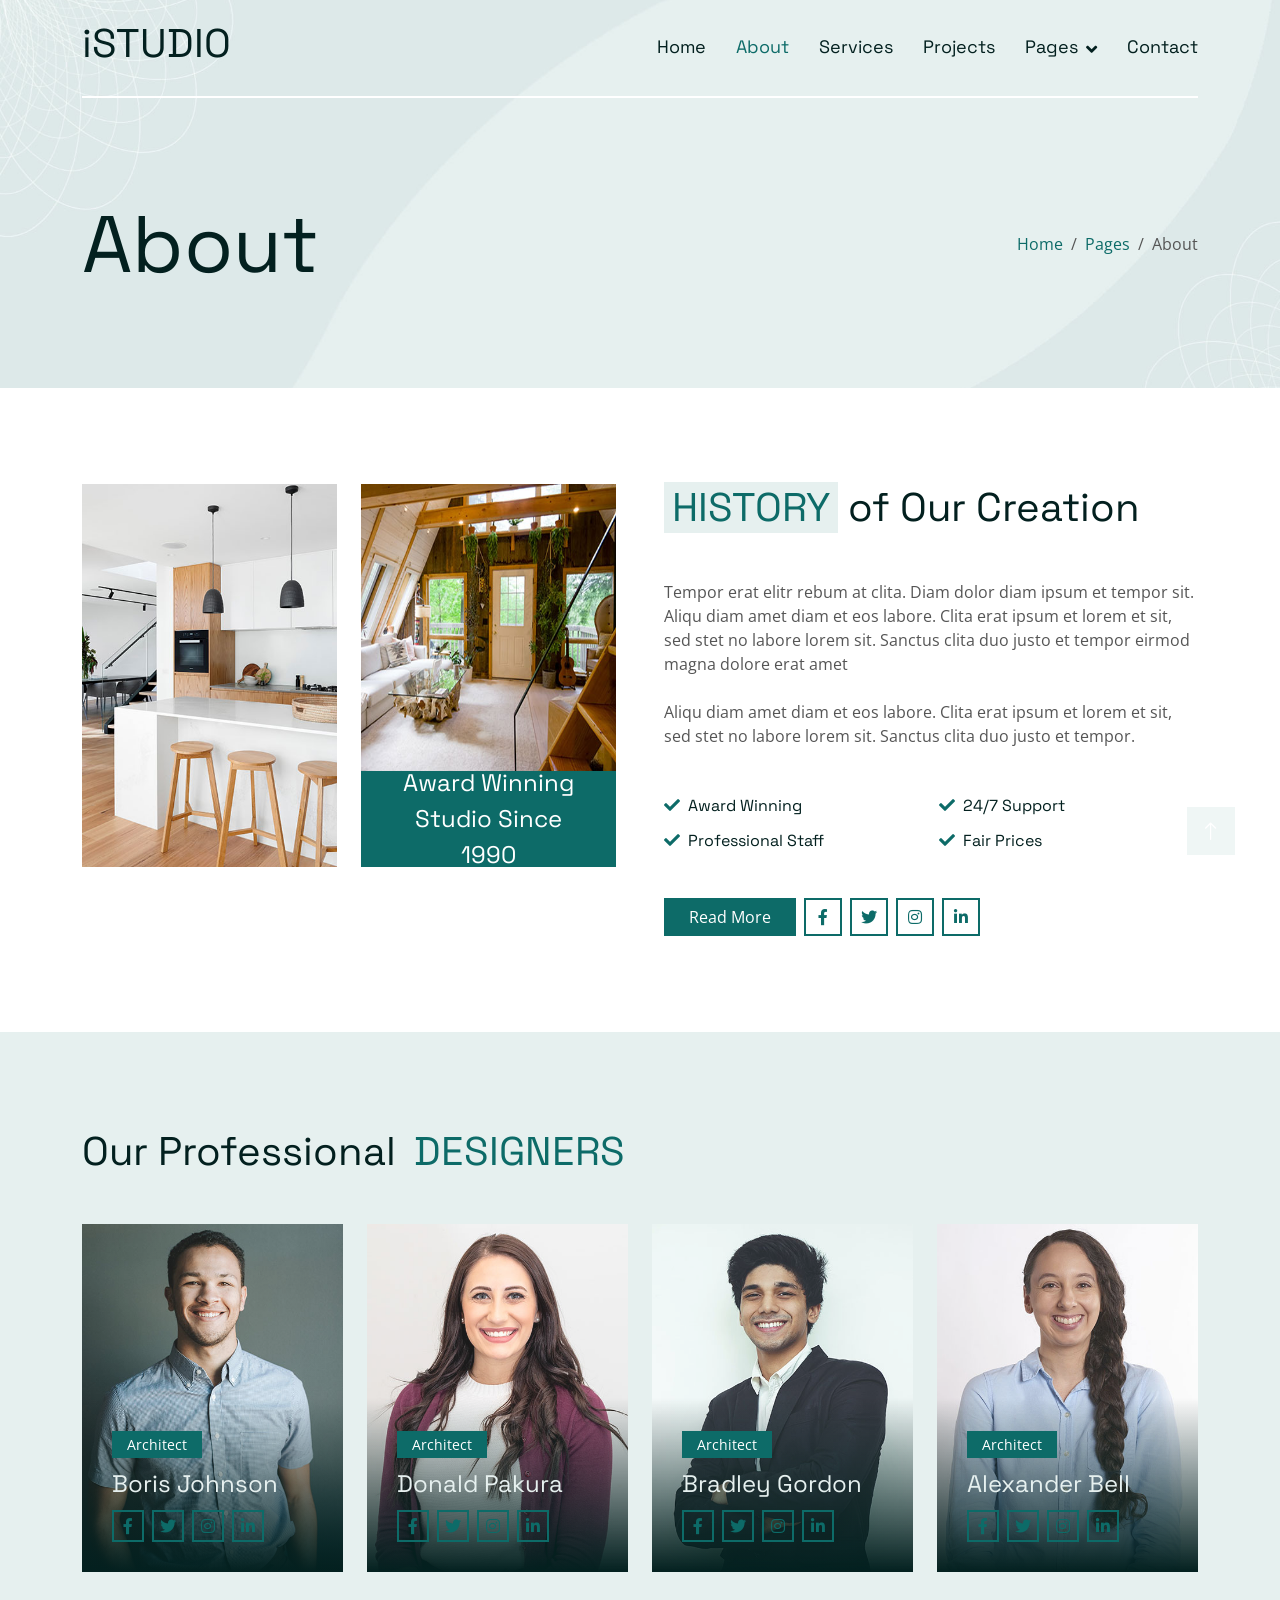
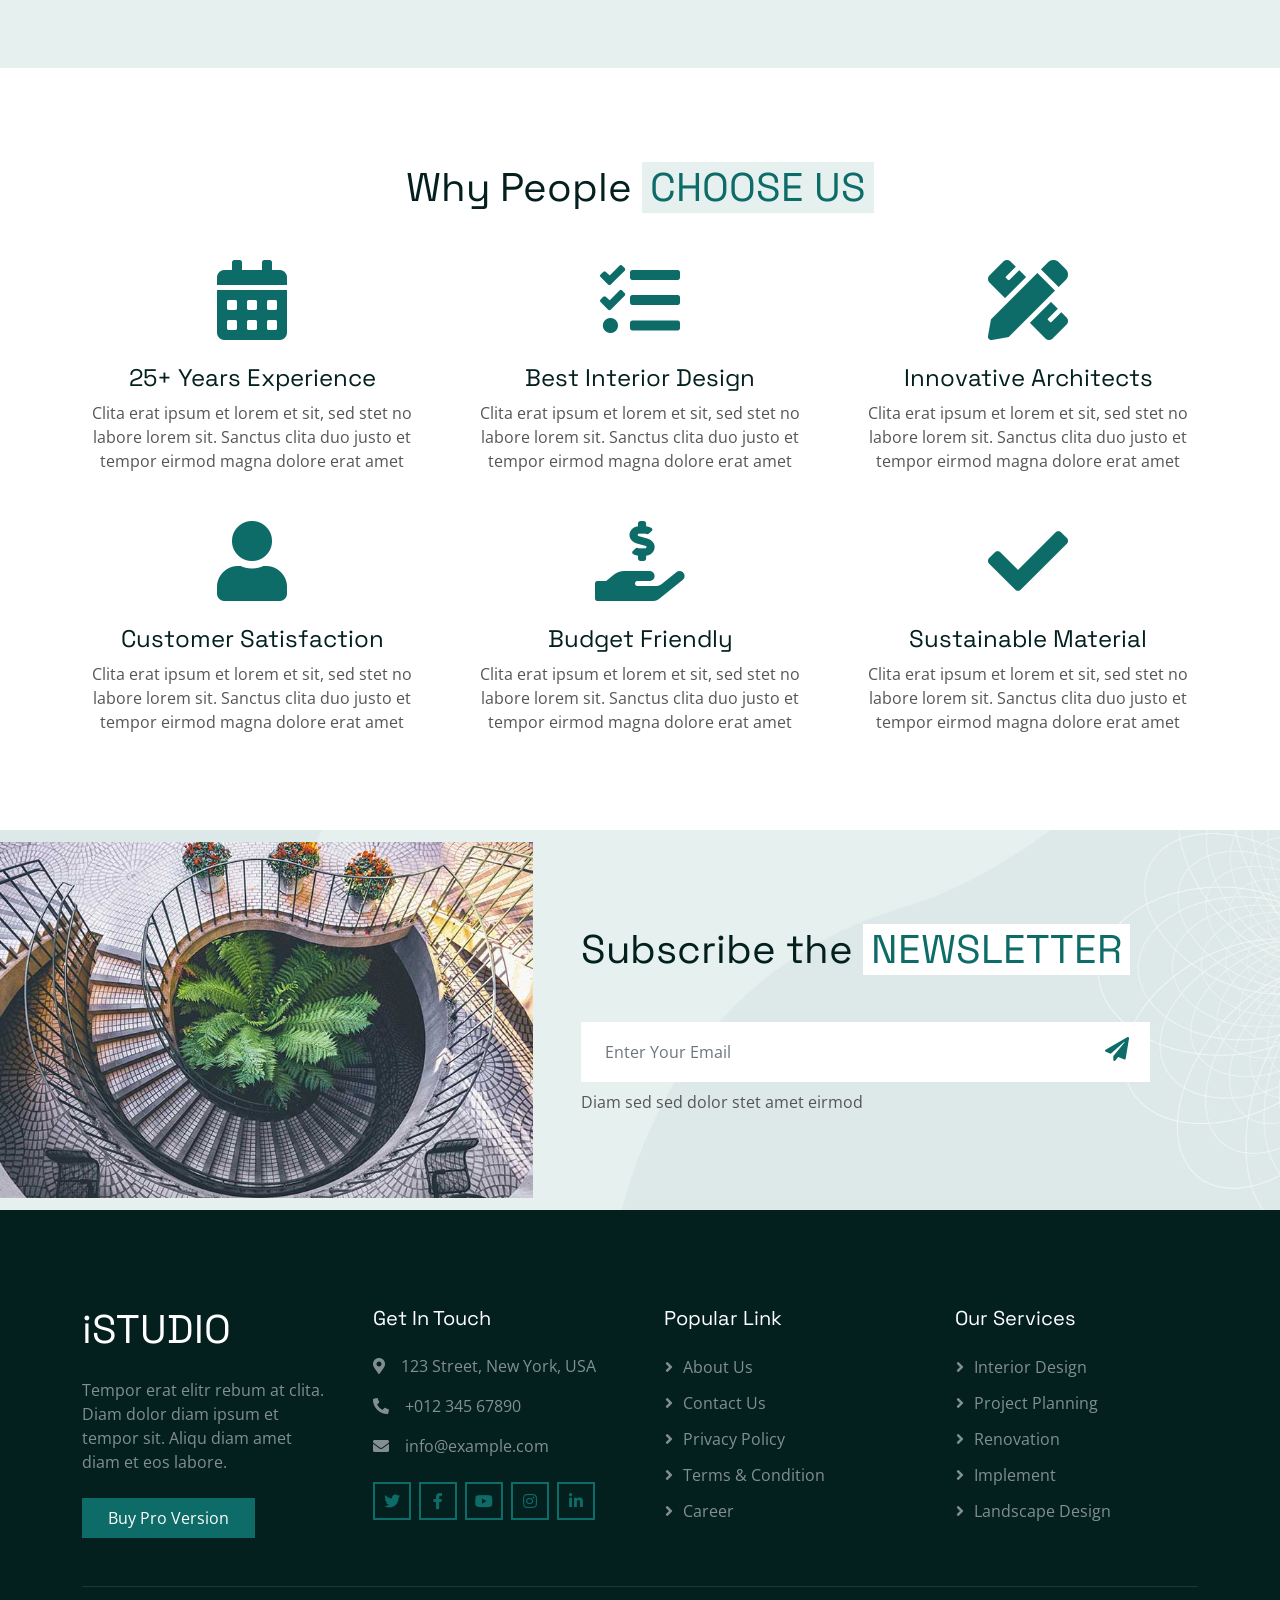
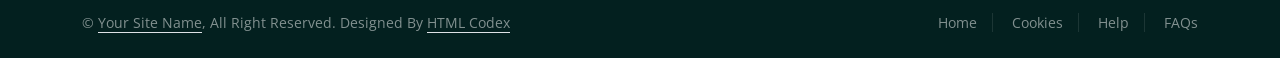
<file: shoot/about.html>
<!DOCTYPE html>
<html lang="en">

<head>
    <meta charset="utf-8">
    <title>iSTUDIO - Interior Design Website Template Free</title>
    <meta content="width=device-width, initial-scale=1.0" name="viewport">
    <meta content="" name="keywords">
    <meta content="" name="description">

    <!-- Favicon -->
    <link href="img/favicon.ico" rel="icon">

    <!-- Google Web Fonts -->
    <link rel="preconnect" href="https://fonts.googleapis.com">
    <link rel="preconnect" href="https://fonts.gstatic.com" crossorigin>
    <link href="https://fonts.googleapis.com/css2?family=Open+Sans&family=Space+Grotesk&display=swap" rel="stylesheet">

    <!-- Icon Font Stylesheet -->
    <link href="https://cdnjs.cloudflare.com/ajax/libs/font-awesome/5.10.0/css/all.min.css" rel="stylesheet">
    <link href="https://cdn.jsdelivr.net/npm/bootstrap-icons@1.4.1/font/bootstrap-icons.css" rel="stylesheet">

    <!-- Libraries Stylesheet -->
    <link href="lib/animate/animate.min.css" rel="stylesheet">
    <link href="lib/owlcarousel/assets/owl.carousel.min.css" rel="stylesheet">

    <!-- Customized Bootstrap Stylesheet -->
    <link href="css/bootstrap.min.css" rel="stylesheet">

    <!-- Template Stylesheet -->
    <link href="css/style.css" rel="stylesheet">
</head>

<body>
    <!-- Spinner Start -->
    <div id="spinner"
        class="show bg-white position-fixed translate-middle w-100 vh-100 top-50 start-50 d-flex align-items-center justify-content-center">
        <div class="spinner-grow text-primary" style="width: 3rem; height: 3rem;" role="status">
            <span class="sr-only">Loading...</span>
        </div>
    </div>
    <!-- Spinner End -->


    <!-- Navbar Start -->
    <div class="container-fluid sticky-top">
        <div class="container">
            <nav class="navbar navbar-expand-lg navbar-light border-bottom border-2 border-white">
                <a href="index.html" class="navbar-brand">
                    <h1>iSTUDIO</h1>
                </a>
                <button type="button" class="navbar-toggler ms-auto me-0" data-bs-toggle="collapse"
                    data-bs-target="#navbarCollapse">
                    <span class="navbar-toggler-icon"></span>
                </button>
                <div class="collapse navbar-collapse" id="navbarCollapse">
                    <div class="navbar-nav ms-auto">
                        <a href="index.html" class="nav-item nav-link">Home</a>
                        <a href="about.html" class="nav-item nav-link active">About</a>
                        <a href="service.html" class="nav-item nav-link">Services</a>
                        <a href="project.html" class="nav-item nav-link">Projects</a>
                        <div class="nav-item dropdown">
                            <a href="#" class="nav-link dropdown-toggle" data-bs-toggle="dropdown">Pages</a>
                            <div class="dropdown-menu bg-light mt-2">
                                <a href="feature.html" class="dropdown-item">Features</a>
                                <a href="team.html" class="dropdown-item">Our Team</a>
                                <a href="testimonial.html" class="dropdown-item">Testimonial</a>
                                <a href="404.html" class="dropdown-item">404 Page</a>
                            </div>
                        </div>
                        <a href="contact.html" class="nav-item nav-link">Contact</a>
                    </div>
                </div>
            </nav>
        </div>
    </div>
    <!-- Navbar End -->


    <!-- Hero Start -->
    <div class="container-fluid pb-5 bg-primary hero-header">
        <div class="container py-5">
            <div class="row g-3 align-items-center">
                <div class="col-lg-6 text-center text-lg-start">
                    <h1 class="display-1 mb-0 animated slideInLeft">About</h1>
                </div>
                <div class="col-lg-6 animated slideInRight">
                    <nav aria-label="breadcrumb">
                        <ol class="breadcrumb justify-content-center justify-content-lg-end mb-0">
                            <li class="breadcrumb-item"><a class="text-primary" href="#">Home</a></li>
                            <li class="breadcrumb-item"><a class="text-primary" href="#">Pages</a></li>
                            <li class="breadcrumb-item text-secondary active" aria-current="page">About</li>
                        </ol>
                    </nav>
                </div>
            </div>
        </div>
    </div>
    <!-- Hero End -->


    <!-- About Start -->
    <div class="container-fluid py-5">
        <div class="container py-5">
            <div class="row g-5">
                <div class="col-lg-6">
                    <div class="row">
                        <div class="col-6 wow fadeIn" data-wow-delay="0.1s">
                            <img class="img-fluid" src="img/about-1.jpg" alt="">
                        </div>
                        <div class="col-6 wow fadeIn" data-wow-delay="0.3s">
                            <img class="img-fluid h-75" src="img/about-2.jpg" alt="">
                            <div class="h-25 d-flex align-items-center text-center bg-primary px-4">
                                <h4 class="text-white lh-base mb-0">Award Winning Studio Since 1990</h4>
                            </div>
                        </div>
                    </div>
                </div>
                <div class="col-lg-6 wow fadeIn" data-wow-delay="0.5s">
                    <h1 class="mb-5"><span class="text-uppercase text-primary bg-light px-2">History</span> of Our
                        Creation</h1>
                    <p class="mb-4">Tempor erat elitr rebum at clita. Diam dolor diam ipsum et tempor sit. Aliqu diam
                        amet diam et eos labore. Clita erat ipsum et lorem et sit, sed stet no labore lorem sit. Sanctus
                        clita duo justo et tempor eirmod magna dolore erat amet</p>
                    <p class="mb-5">Aliqu diam amet diam et eos labore. Clita erat ipsum et lorem et sit, sed stet no
                        labore lorem sit. Sanctus clita duo justo et tempor.</p>
                    <div class="row g-3">
                        <div class="col-sm-6">
                            <h6 class="mb-3"><i class="fa fa-check text-primary me-2"></i>Award Winning</h6>
                            <h6 class="mb-0"><i class="fa fa-check text-primary me-2"></i>Professional Staff</h6>
                        </div>
                        <div class="col-sm-6">
                            <h6 class="mb-3"><i class="fa fa-check text-primary me-2"></i>24/7 Support</h6>
                            <h6 class="mb-0"><i class="fa fa-check text-primary me-2"></i>Fair Prices</h6>
                        </div>
                    </div>
                    <div class="d-flex align-items-center mt-5">
                        <a class="btn btn-primary px-4 me-2" href="">Read More</a>
                        <a class="btn btn-outline-primary btn-square border-2 me-2" href=""><i class="fab fa-facebook-f"></i></a>
                        <a class="btn btn-outline-primary btn-square border-2 me-2" href=""><i class="fab fa-twitter"></i></a>
                        <a class="btn btn-outline-primary btn-square border-2 me-2" href=""><i class="fab fa-instagram"></i></a>
                        <a class="btn btn-outline-primary btn-square border-2" href=""><i class="fab fa-linkedin-in"></i></a>
                    </div>
                </div>
            </div>
        </div>
    </div>
    <!-- About End -->


    <!-- Team Start -->
    <div class="container-fluid bg-light py-5">
        <div class="container py-5">
            <h1 class="mb-5">Our Professional <span class="text-uppercase text-primary bg-light px-2">Designers</span>
            </h1>
            <div class="row g-4">
                <div class="col-md-6 col-lg-3 wow fadeIn" data-wow-delay="0.1s">
                    <div class="team-item position-relative overflow-hidden">
                        <img class="img-fluid w-100" src="img/team-1.jpg" alt="">
                        <div class="team-overlay">
                            <small class="mb-2">Architect</small>
                            <h4 class="lh-base text-light">Boris Johnson</h4>
                            <div class="d-flex justify-content-center">
                                <a class="btn btn-outline-primary btn-sm-square border-2 me-2" href="">
                                    <i class="fab fa-facebook-f"></i>
                                </a>
                                <a class="btn btn-outline-primary btn-sm-square border-2 me-2" href="">
                                    <i class="fab fa-twitter"></i>
                                </a>
                                <a class="btn btn-outline-primary btn-sm-square border-2 me-2" href="">
                                    <i class="fab fa-instagram"></i>
                                </a>
                                <a class="btn btn-outline-primary btn-sm-square border-2 me-2" href="">
                                    <i class="fab fa-linkedin-in"></i>
                                </a>
                            </div>
                        </div>
                    </div>
                </div>
                <div class="col-md-6 col-lg-3 wow fadeIn" data-wow-delay="0.3s">
                    <div class="team-item position-relative overflow-hidden">
                        <img class="img-fluid w-100" src="img/team-2.jpg" alt="">
                        <div class="team-overlay">
                            <small class="mb-2">Architect</small>
                            <h4 class="lh-base text-light">Donald Pakura</h4>
                            <div class="d-flex justify-content-center">
                                <a class="btn btn-outline-primary btn-sm-square border-2 me-2" href="">
                                    <i class="fab fa-facebook-f"></i>
                                </a>
                                <a class="btn btn-outline-primary btn-sm-square border-2 me-2" href="">
                                    <i class="fab fa-twitter"></i>
                                </a>
                                <a class="btn btn-outline-primary btn-sm-square border-2 me-2" href="">
                                    <i class="fab fa-instagram"></i>
                                </a>
                                <a class="btn btn-outline-primary btn-sm-square border-2 me-2" href="">
                                    <i class="fab fa-linkedin-in"></i>
                                </a>
                            </div>
                        </div>
                    </div>
                </div>
                <div class="col-md-6 col-lg-3 wow fadeIn" data-wow-delay="0.5s">
                    <div class="team-item position-relative overflow-hidden">
                        <img class="img-fluid w-100" src="img/team-3.jpg" alt="">
                        <div class="team-overlay">
                            <small class="mb-2">Architect</small>
                            <h4 class="lh-base text-light">Bradley Gordon</h4>
                            <div class="d-flex justify-content-center">
                                <a class="btn btn-outline-primary btn-sm-square border-2 me-2" href="">
                                    <i class="fab fa-facebook-f"></i>
                                </a>
                                <a class="btn btn-outline-primary btn-sm-square border-2 me-2" href="">
                                    <i class="fab fa-twitter"></i>
                                </a>
                                <a class="btn btn-outline-primary btn-sm-square border-2 me-2" href="">
                                    <i class="fab fa-instagram"></i>
                                </a>
                                <a class="btn btn-outline-primary btn-sm-square border-2 me-2" href="">
                                    <i class="fab fa-linkedin-in"></i>
                                </a>
                            </div>
                        </div>
                    </div>
                </div>
                <div class="col-md-6 col-lg-3 wow fadeIn" data-wow-delay="0.7s">
                    <div class="team-item position-relative overflow-hidden">
                        <img class="img-fluid w-100" src="img/team-4.jpg" alt="">
                        <div class="team-overlay">
                            <small class="mb-2">Architect</small>
                            <h4 class="lh-base text-light">Alexander Bell</h4>
                            <div class="d-flex justify-content-center">
                                <a class="btn btn-outline-primary btn-sm-square border-2 me-2" href="">
                                    <i class="fab fa-facebook-f"></i>
                                </a>
                                <a class="btn btn-outline-primary btn-sm-square border-2 me-2" href="">
                                    <i class="fab fa-twitter"></i>
                                </a>
                                <a class="btn btn-outline-primary btn-sm-square border-2 me-2" href="">
                                    <i class="fab fa-instagram"></i>
                                </a>
                                <a class="btn btn-outline-primary btn-sm-square border-2 me-2" href="">
                                    <i class="fab fa-linkedin-in"></i>
                                </a>
                            </div>
                        </div>
                    </div>
                </div>
            </div>
        </div>
    </div>
    <!-- Team End -->


    <!-- Feature Start -->
    <div class="container-fluid py-5">
        <div class="container py-5">
            <div class="text-center wow fadeIn" data-wow-delay="0.1s">
                <h1 class="mb-5">Why People <span class="text-uppercase text-primary bg-light px-2">Choose Us</span></h1>
            </div>
            <div class="row g-5 align-items-center text-center">
                <div class="col-md-6 col-lg-4 wow fadeIn" data-wow-delay="0.1s">
                    <i class="fa fa-calendar-alt fa-5x text-primary mb-4"></i>
                    <h4>25+ Years Experience</h4>
                    <p class="mb-0">Clita erat ipsum et lorem et sit, sed stet no labore lorem sit. Sanctus clita duo justo et tempor eirmod magna dolore erat amet</p>
                </div>
                <div class="col-md-6 col-lg-4 wow fadeIn" data-wow-delay="0.3s">
                    <i class="fa fa-tasks fa-5x text-primary mb-4"></i>
                    <h4>Best Interior Design</h4>
                    <p class="mb-0">Clita erat ipsum et lorem et sit, sed stet no labore lorem sit. Sanctus clita duo justo et tempor eirmod magna dolore erat amet</p>
                </div>
                <div class="col-md-6 col-lg-4 wow fadeIn" data-wow-delay="0.5s">
                    <i class="fa fa-pencil-ruler fa-5x text-primary mb-4"></i>
                    <h4>Innovative Architects</h4>
                    <p class="mb-0">Clita erat ipsum et lorem et sit, sed stet no labore lorem sit. Sanctus clita duo justo et tempor eirmod magna dolore erat amet</p>
                </div>
                <div class="col-md-6 col-lg-4 wow fadeIn" data-wow-delay="0.1s">
                    <i class="fa fa-user fa-5x text-primary mb-4"></i>
                    <h4>Customer Satisfaction</h4>
                    <p class="mb-0">Clita erat ipsum et lorem et sit, sed stet no labore lorem sit. Sanctus clita duo justo et tempor eirmod magna dolore erat amet</p>
                </div>
                <div class="col-md-6 col-lg-4 wow fadeIn" data-wow-delay="0.3s">
                    <i class="fa fa-hand-holding-usd fa-5x text-primary mb-4"></i>
                    <h4>Budget Friendly</h4>
                    <p class="mb-0">Clita erat ipsum et lorem et sit, sed stet no labore lorem sit. Sanctus clita duo justo et tempor eirmod magna dolore erat amet</p>
                </div>
                <div class="col-md-6 col-lg-4 wow fadeIn" data-wow-delay="0.5s">
                    <i class="fa fa-check fa-5x text-primary mb-4"></i>
                    <h4>Sustainable Material</h4>
                    <p class="mb-0">Clita erat ipsum et lorem et sit, sed stet no labore lorem sit. Sanctus clita duo justo et tempor eirmod magna dolore erat amet</p>
                </div>
            </div>
        </div>
    </div>
    <!-- Feature End -->


    <!-- Newsletter Start -->
    <div class="container-fluid bg-primary newsletter p-0">
        <div class="container p-0">
            <div class="row g-0 align-items-center">
                <div class="col-md-5 ps-lg-0 text-start wow fadeIn" data-wow-delay="0.2s">
                    <img class="img-fluid w-100" src="img/newsletter.jpg" alt="">
                </div>
                <div class="col-md-7 py-5 newsletter-text wow fadeIn" data-wow-delay="0.5s">
                    <div class="p-5">
                        <h1 class="mb-5">Subscribe the <span class="text-uppercase text-primary bg-white px-2">Newsletter</span></h1>
                        <div class="position-relative w-100 mb-2">
                            <input class="form-control border-0 w-100 ps-4 pe-5" type="text"
                                placeholder="Enter Your Email" style="height: 60px;">
                            <button type="button" class="btn shadow-none position-absolute top-0 end-0 mt-2 me-2"><i
                                    class="fa fa-paper-plane text-primary fs-4"></i></button>
                        </div>
                        <p class="mb-0">Diam sed sed dolor stet amet eirmod</p>
                    </div>
                </div>
            </div>
        </div>
    </div>
    <!-- Newsletter End -->


    <!-- Footer Start -->
    <div class="container-fluid bg-dark text-white-50 footer pt-5">
        <div class="container py-5">
            <div class="row g-5">
                <div class="col-md-6 col-lg-3 wow fadeIn" data-wow-delay="0.1s">
                    <a href="index.html" class="d-inline-block mb-3">
                        <h1 class="text-white">iSTUDIO</h1>
                    </a>
                    <p class="mb-4">Tempor erat elitr rebum at clita. Diam dolor diam ipsum et tempor sit. Aliqu diam amet diam et eos labore.</p>
                    <a class="btn btn-primary border-2 px-4" href="https://htmlcodex.com/downloading/?item=3587">Buy Pro Version</a>
                </div>
                <div class="col-md-6 col-lg-3 wow fadeIn" data-wow-delay="0.3s">
                    <h5 class="text-white mb-4">Get In Touch</h5>
                    <p><i class="fa fa-map-marker-alt me-3"></i>123 Street, New York, USA</p>
                    <p><i class="fa fa-phone-alt me-3"></i>+012 345 67890</p>
                    <p><i class="fa fa-envelope me-3"></i>info@example.com</p>
                    <div class="d-flex pt-2">
                        <a class="btn btn-outline-primary btn-square border-2 me-2" href=""><i class="fab fa-twitter"></i></a>
                        <a class="btn btn-outline-primary btn-square border-2 me-2" href=""><i class="fab fa-facebook-f"></i></a>
                        <a class="btn btn-outline-primary btn-square border-2 me-2" href=""><i class="fab fa-youtube"></i></a>
                        <a class="btn btn-outline-primary btn-square border-2 me-2" href=""><i class="fab fa-instagram"></i></a>
                        <a class="btn btn-outline-primary btn-square border-2 me-2" href=""><i class="fab fa-linkedin-in"></i></a>
                    </div>
                </div>
                <div class="col-md-6 col-lg-3 wow fadeIn" data-wow-delay="0.5s">
                    <h5 class="text-white mb-4">Popular Link</h5>
                    <a class="btn btn-link" href="">About Us</a>
                    <a class="btn btn-link" href="">Contact Us</a>
                    <a class="btn btn-link" href="">Privacy Policy</a>
                    <a class="btn btn-link" href="">Terms & Condition</a>
                    <a class="btn btn-link" href="">Career</a>
                </div>
                <div class="col-md-6 col-lg-3 wow fadeIn" data-wow-delay="0.7s">
                    <h5 class="text-white mb-4">Our Services</h5>
                    <a class="btn btn-link" href="">Interior Design</a>
                    <a class="btn btn-link" href="">Project Planning</a>
                    <a class="btn btn-link" href="">Renovation</a>
                    <a class="btn btn-link" href="">Implement</a>
                    <a class="btn btn-link" href="">Landscape Design</a>
                </div>
            </div>
        </div>
        <div class="container wow fadeIn" data-wow-delay="0.1s">
            <div class="copyright">
                <div class="row">
                    <div class="col-md-6 text-center text-md-start mb-3 mb-md-0">
                        &copy; <a class="border-bottom" href="#">Your Site Name</a>, All Right Reserved.

                        <!--/*** The author’s attribution link must remain intact in the template. ***/-->
                        <!--/*** If you wish to remove this credit link, please purchase the Pro Version . ***/-->
                        Designed By <a class="border-bottom" href="https://htmlcodex.com">HTML Codex</a>
                    </div>
                    <div class="col-md-6 text-center text-md-end">
                        <div class="footer-menu">
                            <a href="">Home</a>
                            <a href="">Cookies</a>
                            <a href="">Help</a>
                            <a href="">FAQs</a>
                        </div>
                    </div>
                </div>
            </div>
        </div>
    </div>
    <!-- Footer End -->


    <!-- Back to Top -->
    <a href="#" class="btn btn-lg btn-primary btn-lg-square back-to-top"><i class="bi bi-arrow-up"></i></a>


    <!-- JavaScript Libraries -->
    <script src="https://ajax.googleapis.com/ajax/libs/jquery/3.6.1/jquery.min.js"></script>
    <script src="https://cdn.jsdelivr.net/npm/bootstrap@5.0.0/dist/js/bootstrap.bundle.min.js"></script>
    <script src="lib/wow/wow.min.js"></script>
    <script src="lib/easing/easing.min.js"></script>
    <script src="lib/waypoints/waypoints.min.js"></script>
    <script src="lib/owlcarousel/owl.carousel.min.js"></script>

    <!-- Template Javascript -->
    <script src="js/main.js"></script>
</body>

</html>
</file>
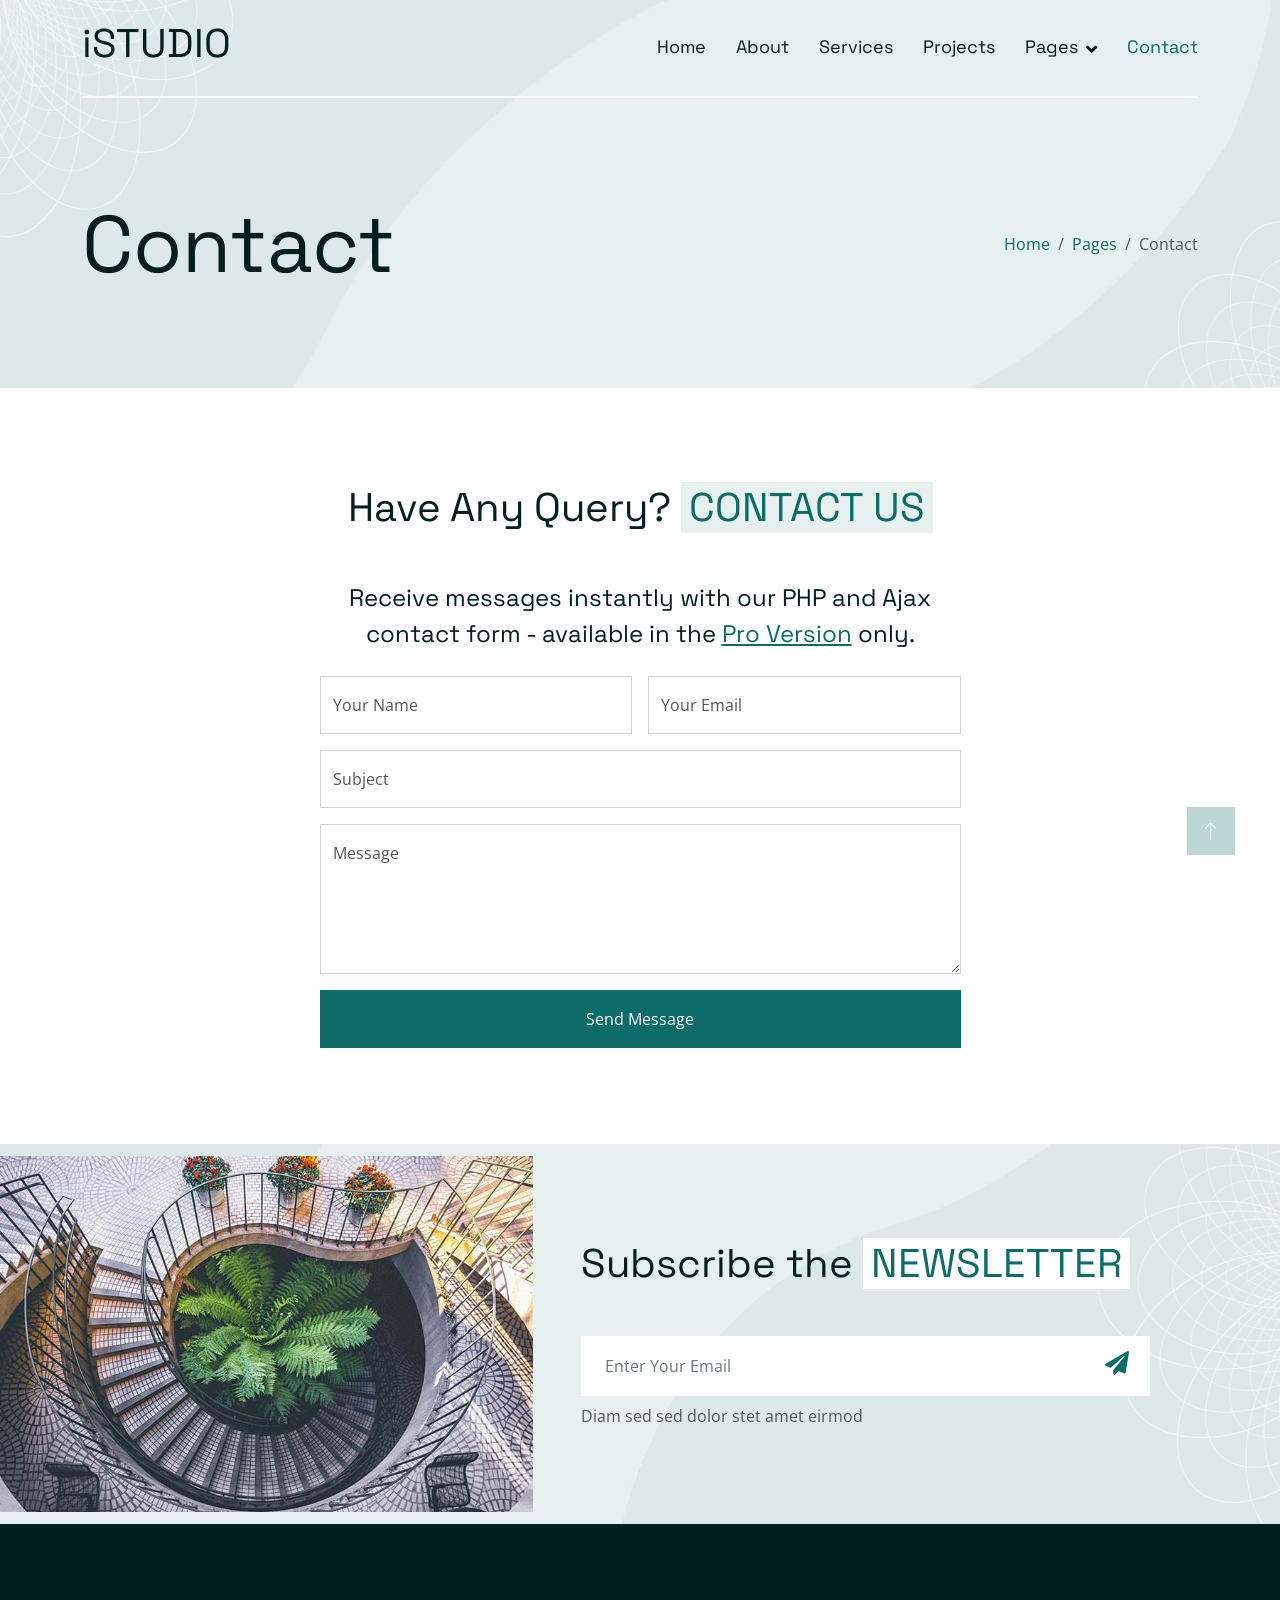
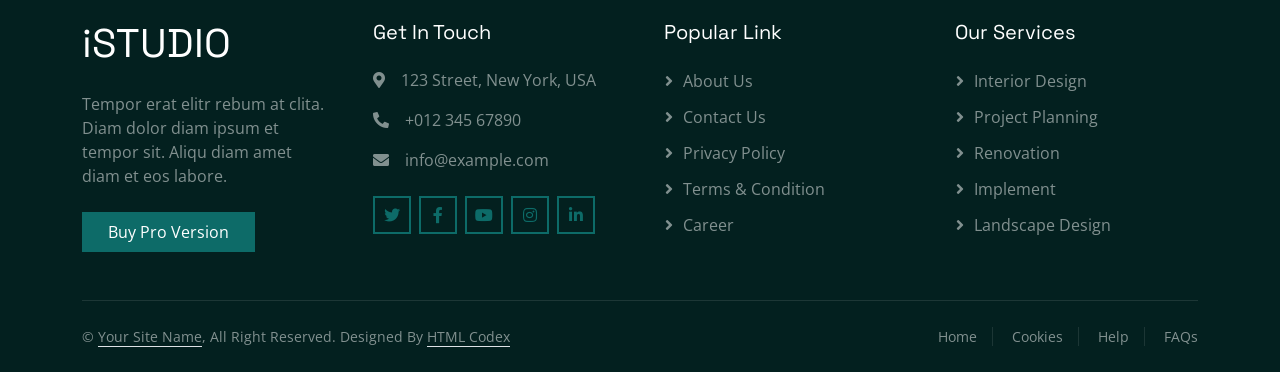
<file: shoot/contact.html>
<!DOCTYPE html>
<html lang="en">

<head>
    <meta charset="utf-8">
    <title>iSTUDIO - Interior Design Website Template Free</title>
    <meta content="width=device-width, initial-scale=1.0" name="viewport">
    <meta content="" name="keywords">
    <meta content="" name="description">

    <!-- Favicon -->
    <link href="img/favicon.ico" rel="icon">

    <!-- Google Web Fonts -->
    <link rel="preconnect" href="https://fonts.googleapis.com">
    <link rel="preconnect" href="https://fonts.gstatic.com" crossorigin>
    <link href="https://fonts.googleapis.com/css2?family=Open+Sans&family=Space+Grotesk&display=swap" rel="stylesheet">

    <!-- Icon Font Stylesheet -->
    <link href="https://cdnjs.cloudflare.com/ajax/libs/font-awesome/5.10.0/css/all.min.css" rel="stylesheet">
    <link href="https://cdn.jsdelivr.net/npm/bootstrap-icons@1.4.1/font/bootstrap-icons.css" rel="stylesheet">

    <!-- Libraries Stylesheet -->
    <link href="lib/animate/animate.min.css" rel="stylesheet">
    <link href="lib/owlcarousel/assets/owl.carousel.min.css" rel="stylesheet">

    <!-- Customized Bootstrap Stylesheet -->
    <link href="css/bootstrap.min.css" rel="stylesheet">

    <!-- Template Stylesheet -->
    <link href="css/style.css" rel="stylesheet">
</head>

<body>
    <!-- Spinner Start -->
    <div id="spinner"
        class="show bg-white position-fixed translate-middle w-100 vh-100 top-50 start-50 d-flex align-items-center justify-content-center">
        <div class="spinner-grow text-primary" style="width: 3rem; height: 3rem;" role="status">
            <span class="sr-only">Loading...</span>
        </div>
    </div>
    <!-- Spinner End -->


    <!-- Navbar Start -->
    <div class="container-fluid sticky-top">
        <div class="container">
            <nav class="navbar navbar-expand-lg navbar-light border-bottom border-2 border-white">
                <a href="index.html" class="navbar-brand">
                    <h1>iSTUDIO</h1>
                </a>
                <button type="button" class="navbar-toggler ms-auto me-0" data-bs-toggle="collapse"
                    data-bs-target="#navbarCollapse">
                    <span class="navbar-toggler-icon"></span>
                </button>
                <div class="collapse navbar-collapse" id="navbarCollapse">
                    <div class="navbar-nav ms-auto">
                        <a href="index.html" class="nav-item nav-link">Home</a>
                        <a href="about.html" class="nav-item nav-link">About</a>
                        <a href="service.html" class="nav-item nav-link">Services</a>
                        <a href="project.html" class="nav-item nav-link">Projects</a>
                        <div class="nav-item dropdown">
                            <a href="#" class="nav-link dropdown-toggle" data-bs-toggle="dropdown">Pages</a>
                            <div class="dropdown-menu bg-light mt-2">
                                <a href="feature.html" class="dropdown-item">Features</a>
                                <a href="team.html" class="dropdown-item">Our Team</a>
                                <a href="testimonial.html" class="dropdown-item">Testimonial</a>
                                <a href="404.html" class="dropdown-item">404 Page</a>
                            </div>
                        </div>
                        <a href="contact.html" class="nav-item nav-link active">Contact</a>
                    </div>
                </div>
            </nav>
        </div>
    </div>
    <!-- Navbar End -->


    <!-- Hero Start -->
    <div class="container-fluid pb-5 bg-primary hero-header">
        <div class="container py-5">
            <div class="row g-3 align-items-center">
                <div class="col-lg-6 text-center text-lg-start">
                    <h1 class="display-1 mb-0 animated slideInLeft">Contact</h1>
                </div>
                <div class="col-lg-6 animated slideInRight">
                    <nav aria-label="breadcrumb">
                        <ol class="breadcrumb justify-content-center justify-content-lg-end mb-0">
                            <li class="breadcrumb-item"><a class="text-primary" href="#">Home</a></li>
                            <li class="breadcrumb-item"><a class="text-primary" href="#">Pages</a></li>
                            <li class="breadcrumb-item text-secondary active" aria-current="page">Contact</li>
                        </ol>
                    </nav>
                </div>
            </div>
        </div>
    </div>
    <!-- Hero End -->


    <!-- Contact Start -->
    <div class="container-fluid py-5">
        <div class="container py-5">
            <div class="text-center wow fadeIn" data-wow-delay="0.1s">
                <h1 class="mb-5">Have Any Query? <span class="text-uppercase text-primary bg-light px-2">Contact Us</span></h1>
            </div>
            <div class="row justify-content-center">
                <div class="col-lg-7">
                    <h4 class="text-center lh-base mb-4">Receive messages instantly with our PHP and Ajax contact form - available in the <a class="text-decoration-underline" href="https://htmlcodex.com/downloading/?item=3587">Pro Version</a> only.</h4>
                    <div class="wow fadeIn" data-wow-delay="0.3s">
                        <form>
                            <div class="row g-3">
                                <div class="col-md-6">
                                    <div class="form-floating">
                                        <input type="text" class="form-control" id="name" placeholder="Your Name">
                                        <label for="name">Your Name</label>
                                    </div>
                                </div>
                                <div class="col-md-6">
                                    <div class="form-floating">
                                        <input type="email" class="form-control" id="email" placeholder="Your Email">
                                        <label for="email">Your Email</label>
                                    </div>
                                </div>
                                <div class="col-12">
                                    <div class="form-floating">
                                        <input type="text" class="form-control" id="subject" placeholder="Subject">
                                        <label for="subject">Subject</label>
                                    </div>
                                </div>
                                <div class="col-12">
                                    <div class="form-floating">
                                        <textarea class="form-control" placeholder="Leave a message here" id="message" style="height: 150px"></textarea>
                                        <label for="message">Message</label>
                                    </div>
                                </div>
                                <div class="col-12">
                                    <button class="btn btn-primary w-100 py-3" type="submit">Send Message</button>
                                </div>
                            </div>
                        </form>
                    </div>
                </div>
            </div>
        </div>
    </div>
    <!-- Contact End -->
        

    <!-- Newsletter Start -->
    <div class="container-fluid bg-primary newsletter p-0">
        <div class="container p-0">
            <div class="row g-0 align-items-center">
                <div class="col-md-5 ps-lg-0 text-start wow fadeIn" data-wow-delay="0.2s">
                    <img class="img-fluid w-100" src="img/newsletter.jpg" alt="">
                </div>
                <div class="col-md-7 py-5 newsletter-text wow fadeIn" data-wow-delay="0.5s">
                    <div class="p-5">
                        <h1 class="mb-5">Subscribe the <span class="text-uppercase text-primary bg-white px-2">Newsletter</span></h1>
                        <div class="position-relative w-100 mb-2">
                            <input class="form-control border-0 w-100 ps-4 pe-5" type="text"
                                placeholder="Enter Your Email" style="height: 60px;">
                            <button type="button" class="btn shadow-none position-absolute top-0 end-0 mt-2 me-2"><i
                                    class="fa fa-paper-plane text-primary fs-4"></i></button>
                        </div>
                        <p class="mb-0">Diam sed sed dolor stet amet eirmod</p>
                    </div>
                </div>
            </div>
        </div>
    </div>
    <!-- Newsletter End -->


    <!-- Footer Start -->
    <div class="container-fluid bg-dark text-white-50 footer pt-5">
        <div class="container py-5">
            <div class="row g-5">
                <div class="col-md-6 col-lg-3 wow fadeIn" data-wow-delay="0.1s">
                    <a href="index.html" class="d-inline-block mb-3">
                        <h1 class="text-white">iSTUDIO</h1>
                    </a>
                    <p class="mb-4">Tempor erat elitr rebum at clita. Diam dolor diam ipsum et tempor sit. Aliqu diam amet diam et eos labore.</p>
                    <a class="btn btn-primary border-2 px-4" href="https://htmlcodex.com/downloading/?item=3587">Buy Pro Version</a>
                </div>
                <div class="col-md-6 col-lg-3 wow fadeIn" data-wow-delay="0.3s">
                    <h5 class="text-white mb-4">Get In Touch</h5>
                    <p><i class="fa fa-map-marker-alt me-3"></i>123 Street, New York, USA</p>
                    <p><i class="fa fa-phone-alt me-3"></i>+012 345 67890</p>
                    <p><i class="fa fa-envelope me-3"></i>info@example.com</p>
                    <div class="d-flex pt-2">
                        <a class="btn btn-outline-primary btn-square border-2 me-2" href=""><i class="fab fa-twitter"></i></a>
                        <a class="btn btn-outline-primary btn-square border-2 me-2" href=""><i class="fab fa-facebook-f"></i></a>
                        <a class="btn btn-outline-primary btn-square border-2 me-2" href=""><i class="fab fa-youtube"></i></a>
                        <a class="btn btn-outline-primary btn-square border-2 me-2" href=""><i class="fab fa-instagram"></i></a>
                        <a class="btn btn-outline-primary btn-square border-2 me-2" href=""><i class="fab fa-linkedin-in"></i></a>
                    </div>
                </div>
                <div class="col-md-6 col-lg-3 wow fadeIn" data-wow-delay="0.5s">
                    <h5 class="text-white mb-4">Popular Link</h5>
                    <a class="btn btn-link" href="">About Us</a>
                    <a class="btn btn-link" href="">Contact Us</a>
                    <a class="btn btn-link" href="">Privacy Policy</a>
                    <a class="btn btn-link" href="">Terms & Condition</a>
                    <a class="btn btn-link" href="">Career</a>
                </div>
                <div class="col-md-6 col-lg-3 wow fadeIn" data-wow-delay="0.7s">
                    <h5 class="text-white mb-4">Our Services</h5>
                    <a class="btn btn-link" href="">Interior Design</a>
                    <a class="btn btn-link" href="">Project Planning</a>
                    <a class="btn btn-link" href="">Renovation</a>
                    <a class="btn btn-link" href="">Implement</a>
                    <a class="btn btn-link" href="">Landscape Design</a>
                </div>
            </div>
        </div>
        <div class="container wow fadeIn" data-wow-delay="0.1s">
            <div class="copyright">
                <div class="row">
                    <div class="col-md-6 text-center text-md-start mb-3 mb-md-0">
                        &copy; <a class="border-bottom" href="#">Your Site Name</a>, All Right Reserved.

                        <!--/*** The author’s attribution link must remain intact in the template. ***/-->
                        <!--/*** If you wish to remove this credit link, please purchase the Pro Version . ***/-->
                        Designed By <a class="border-bottom" href="https://htmlcodex.com">HTML Codex</a>
                    </div>
                    <div class="col-md-6 text-center text-md-end">
                        <div class="footer-menu">
                            <a href="">Home</a>
                            <a href="">Cookies</a>
                            <a href="">Help</a>
                            <a href="">FAQs</a>
                        </div>
                    </div>
                </div>
            </div>
        </div>
    </div>
    <!-- Footer End -->


    <!-- Back to Top -->
    <a href="#" class="btn btn-lg btn-primary btn-lg-square back-to-top"><i class="bi bi-arrow-up"></i></a>


    <!-- JavaScript Libraries -->
    <script src="https://ajax.googleapis.com/ajax/libs/jquery/3.6.1/jquery.min.js"></script>
    <script src="https://cdn.jsdelivr.net/npm/bootstrap@5.0.0/dist/js/bootstrap.bundle.min.js"></script>
    <script src="lib/wow/wow.min.js"></script>
    <script src="lib/easing/easing.min.js"></script>
    <script src="lib/waypoints/waypoints.min.js"></script>
    <script src="lib/owlcarousel/owl.carousel.min.js"></script>

    <!-- Template Javascript -->
    <script src="js/main.js"></script>
</body>

</html>
</file>
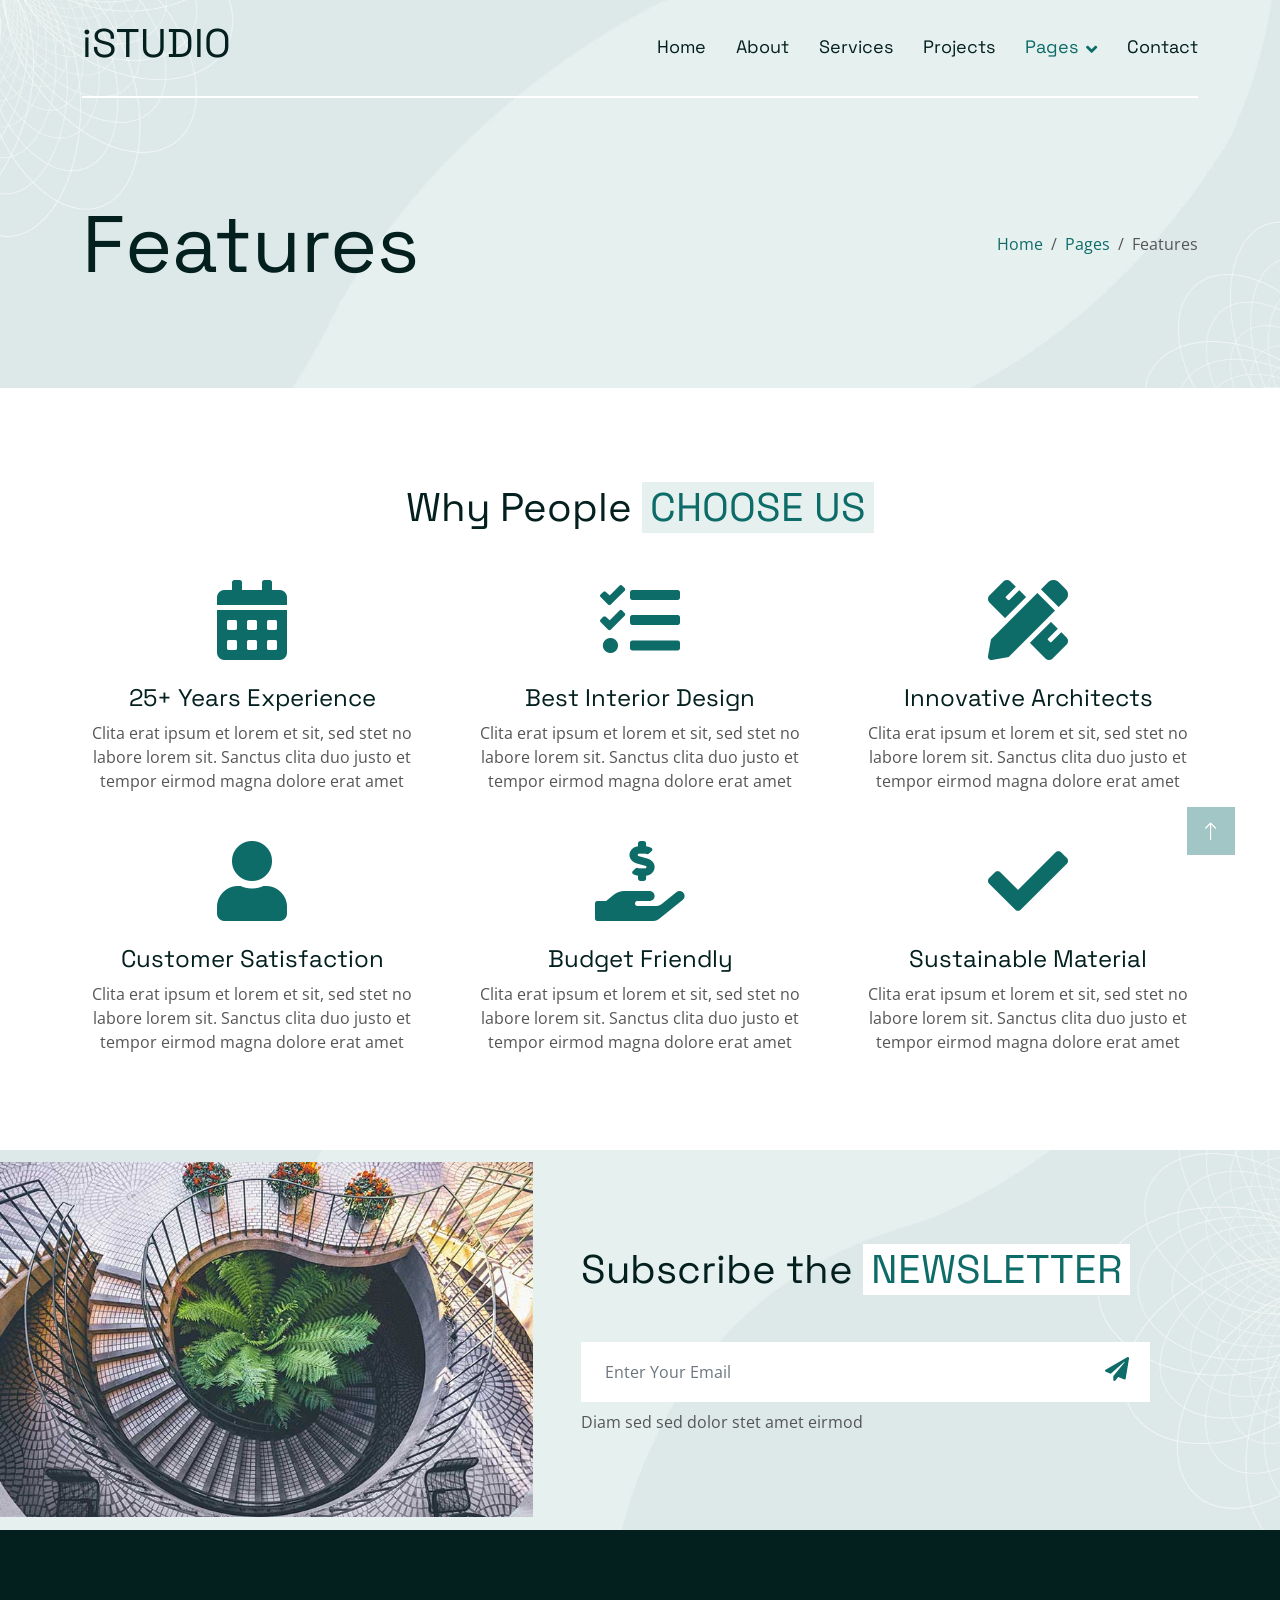
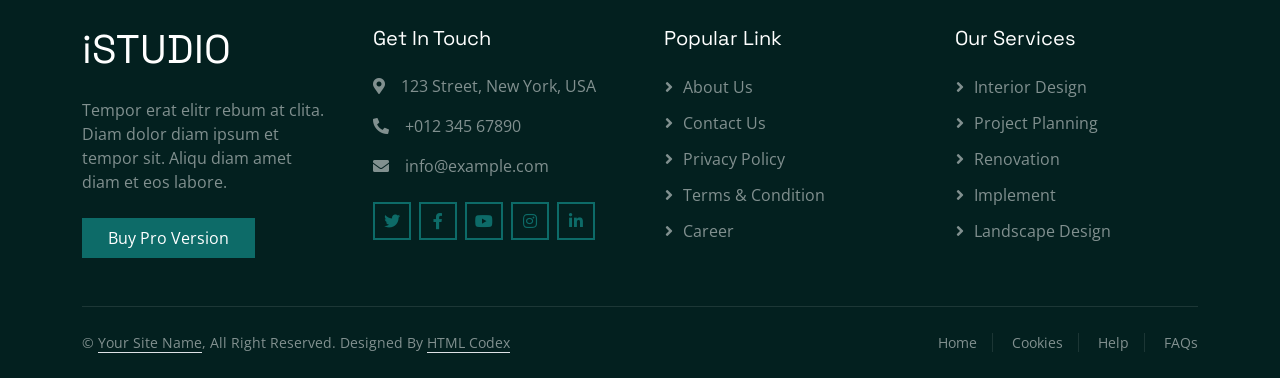
<file: shoot/feature.html>
<!DOCTYPE html>
<html lang="en">

<head>
    <meta charset="utf-8">
    <title>iSTUDIO - Interior Design Website Template Free</title>
    <meta content="width=device-width, initial-scale=1.0" name="viewport">
    <meta content="" name="keywords">
    <meta content="" name="description">

    <!-- Favicon -->
    <link href="img/favicon.ico" rel="icon">

    <!-- Google Web Fonts -->
    <link rel="preconnect" href="https://fonts.googleapis.com">
    <link rel="preconnect" href="https://fonts.gstatic.com" crossorigin>
    <link href="https://fonts.googleapis.com/css2?family=Open+Sans&family=Space+Grotesk&display=swap" rel="stylesheet">

    <!-- Icon Font Stylesheet -->
    <link href="https://cdnjs.cloudflare.com/ajax/libs/font-awesome/5.10.0/css/all.min.css" rel="stylesheet">
    <link href="https://cdn.jsdelivr.net/npm/bootstrap-icons@1.4.1/font/bootstrap-icons.css" rel="stylesheet">

    <!-- Libraries Stylesheet -->
    <link href="lib/animate/animate.min.css" rel="stylesheet">
    <link href="lib/owlcarousel/assets/owl.carousel.min.css" rel="stylesheet">

    <!-- Customized Bootstrap Stylesheet -->
    <link href="css/bootstrap.min.css" rel="stylesheet">

    <!-- Template Stylesheet -->
    <link href="css/style.css" rel="stylesheet">
</head>

<body>
    <!-- Spinner Start -->
    <div id="spinner"
        class="show bg-white position-fixed translate-middle w-100 vh-100 top-50 start-50 d-flex align-items-center justify-content-center">
        <div class="spinner-grow text-primary" style="width: 3rem; height: 3rem;" role="status">
            <span class="sr-only">Loading...</span>
        </div>
    </div>
    <!-- Spinner End -->


    <!-- Navbar Start -->
    <div class="container-fluid sticky-top">
        <div class="container">
            <nav class="navbar navbar-expand-lg navbar-light border-bottom border-2 border-white">
                <a href="index.html" class="navbar-brand">
                    <h1>iSTUDIO</h1>
                </a>
                <button type="button" class="navbar-toggler ms-auto me-0" data-bs-toggle="collapse"
                    data-bs-target="#navbarCollapse">
                    <span class="navbar-toggler-icon"></span>
                </button>
                <div class="collapse navbar-collapse" id="navbarCollapse">
                    <div class="navbar-nav ms-auto">
                        <a href="index.html" class="nav-item nav-link">Home</a>
                        <a href="about.html" class="nav-item nav-link">About</a>
                        <a href="service.html" class="nav-item nav-link">Services</a>
                        <a href="project.html" class="nav-item nav-link">Projects</a>
                        <div class="nav-item dropdown">
                            <a href="#" class="nav-link dropdown-toggle active" data-bs-toggle="dropdown">Pages</a>
                            <div class="dropdown-menu bg-light mt-2">
                                <a href="feature.html" class="dropdown-item active">Features</a>
                                <a href="team.html" class="dropdown-item">Our Team</a>
                                <a href="testimonial.html" class="dropdown-item">Testimonial</a>
                                <a href="404.html" class="dropdown-item">404 Page</a>
                            </div>
                        </div>
                        <a href="contact.html" class="nav-item nav-link">Contact</a>
                    </div>
                </div>
            </nav>
        </div>
    </div>
    <!-- Navbar End -->


    <!-- Hero Start -->
    <div class="container-fluid pb-5 bg-primary hero-header">
        <div class="container py-5">
            <div class="row g-3 align-items-center">
                <div class="col-lg-6 text-center text-lg-start">
                    <h1 class="display-1 mb-0 animated slideInLeft">Features</h1>
                </div>
                <div class="col-lg-6 animated slideInRight">
                    <nav aria-label="breadcrumb">
                        <ol class="breadcrumb justify-content-center justify-content-lg-end mb-0">
                            <li class="breadcrumb-item"><a class="text-primary" href="#">Home</a></li>
                            <li class="breadcrumb-item"><a class="text-primary" href="#">Pages</a></li>
                            <li class="breadcrumb-item text-secondary active" aria-current="page">Features</li>
                        </ol>
                    </nav>
                </div>
            </div>
        </div>
    </div>
    <!-- Hero End -->


    <!-- Feature Start -->
    <div class="container-fluid py-5">
        <div class="container py-5">
            <div class="text-center wow fadeIn" data-wow-delay="0.1s">
                <h1 class="mb-5">Why People <span class="text-uppercase text-primary bg-light px-2">Choose Us</span></h1>
            </div>
            <div class="row g-5 align-items-center text-center">
                <div class="col-md-6 col-lg-4 wow fadeIn" data-wow-delay="0.1s">
                    <i class="fa fa-calendar-alt fa-5x text-primary mb-4"></i>
                    <h4>25+ Years Experience</h4>
                    <p class="mb-0">Clita erat ipsum et lorem et sit, sed stet no labore lorem sit. Sanctus clita duo justo et tempor eirmod magna dolore erat amet</p>
                </div>
                <div class="col-md-6 col-lg-4 wow fadeIn" data-wow-delay="0.3s">
                    <i class="fa fa-tasks fa-5x text-primary mb-4"></i>
                    <h4>Best Interior Design</h4>
                    <p class="mb-0">Clita erat ipsum et lorem et sit, sed stet no labore lorem sit. Sanctus clita duo justo et tempor eirmod magna dolore erat amet</p>
                </div>
                <div class="col-md-6 col-lg-4 wow fadeIn" data-wow-delay="0.5s">
                    <i class="fa fa-pencil-ruler fa-5x text-primary mb-4"></i>
                    <h4>Innovative Architects</h4>
                    <p class="mb-0">Clita erat ipsum et lorem et sit, sed stet no labore lorem sit. Sanctus clita duo justo et tempor eirmod magna dolore erat amet</p>
                </div>
                <div class="col-md-6 col-lg-4 wow fadeIn" data-wow-delay="0.1s">
                    <i class="fa fa-user fa-5x text-primary mb-4"></i>
                    <h4>Customer Satisfaction</h4>
                    <p class="mb-0">Clita erat ipsum et lorem et sit, sed stet no labore lorem sit. Sanctus clita duo justo et tempor eirmod magna dolore erat amet</p>
                </div>
                <div class="col-md-6 col-lg-4 wow fadeIn" data-wow-delay="0.3s">
                    <i class="fa fa-hand-holding-usd fa-5x text-primary mb-4"></i>
                    <h4>Budget Friendly</h4>
                    <p class="mb-0">Clita erat ipsum et lorem et sit, sed stet no labore lorem sit. Sanctus clita duo justo et tempor eirmod magna dolore erat amet</p>
                </div>
                <div class="col-md-6 col-lg-4 wow fadeIn" data-wow-delay="0.5s">
                    <i class="fa fa-check fa-5x text-primary mb-4"></i>
                    <h4>Sustainable Material</h4>
                    <p class="mb-0">Clita erat ipsum et lorem et sit, sed stet no labore lorem sit. Sanctus clita duo justo et tempor eirmod magna dolore erat amet</p>
                </div>
            </div>
        </div>
    </div>
    <!-- Feature End -->


    <!-- Newsletter Start -->
    <div class="container-fluid bg-primary newsletter p-0">
        <div class="container p-0">
            <div class="row g-0 align-items-center">
                <div class="col-md-5 ps-lg-0 text-start wow fadeIn" data-wow-delay="0.2s">
                    <img class="img-fluid w-100" src="img/newsletter.jpg" alt="">
                </div>
                <div class="col-md-7 py-5 newsletter-text wow fadeIn" data-wow-delay="0.5s">
                    <div class="p-5">
                        <h1 class="mb-5">Subscribe the <span class="text-uppercase text-primary bg-white px-2">Newsletter</span></h1>
                        <div class="position-relative w-100 mb-2">
                            <input class="form-control border-0 w-100 ps-4 pe-5" type="text"
                                placeholder="Enter Your Email" style="height: 60px;">
                            <button type="button" class="btn shadow-none position-absolute top-0 end-0 mt-2 me-2"><i
                                    class="fa fa-paper-plane text-primary fs-4"></i></button>
                        </div>
                        <p class="mb-0">Diam sed sed dolor stet amet eirmod</p>
                    </div>
                </div>
            </div>
        </div>
    </div>
    <!-- Newsletter End -->


    <!-- Footer Start -->
    <div class="container-fluid bg-dark text-white-50 footer pt-5">
        <div class="container py-5">
            <div class="row g-5">
                <div class="col-md-6 col-lg-3 wow fadeIn" data-wow-delay="0.1s">
                    <a href="index.html" class="d-inline-block mb-3">
                        <h1 class="text-white">iSTUDIO</h1>
                    </a>
                    <p class="mb-4">Tempor erat elitr rebum at clita. Diam dolor diam ipsum et tempor sit. Aliqu diam amet diam et eos labore.</p>
                    <a class="btn btn-primary border-2 px-4" href="https://htmlcodex.com/downloading/?item=3587">Buy Pro Version</a>
                </div>
                <div class="col-md-6 col-lg-3 wow fadeIn" data-wow-delay="0.3s">
                    <h5 class="text-white mb-4">Get In Touch</h5>
                    <p><i class="fa fa-map-marker-alt me-3"></i>123 Street, New York, USA</p>
                    <p><i class="fa fa-phone-alt me-3"></i>+012 345 67890</p>
                    <p><i class="fa fa-envelope me-3"></i>info@example.com</p>
                    <div class="d-flex pt-2">
                        <a class="btn btn-outline-primary btn-square border-2 me-2" href=""><i class="fab fa-twitter"></i></a>
                        <a class="btn btn-outline-primary btn-square border-2 me-2" href=""><i class="fab fa-facebook-f"></i></a>
                        <a class="btn btn-outline-primary btn-square border-2 me-2" href=""><i class="fab fa-youtube"></i></a>
                        <a class="btn btn-outline-primary btn-square border-2 me-2" href=""><i class="fab fa-instagram"></i></a>
                        <a class="btn btn-outline-primary btn-square border-2 me-2" href=""><i class="fab fa-linkedin-in"></i></a>
                    </div>
                </div>
                <div class="col-md-6 col-lg-3 wow fadeIn" data-wow-delay="0.5s">
                    <h5 class="text-white mb-4">Popular Link</h5>
                    <a class="btn btn-link" href="">About Us</a>
                    <a class="btn btn-link" href="">Contact Us</a>
                    <a class="btn btn-link" href="">Privacy Policy</a>
                    <a class="btn btn-link" href="">Terms & Condition</a>
                    <a class="btn btn-link" href="">Career</a>
                </div>
                <div class="col-md-6 col-lg-3 wow fadeIn" data-wow-delay="0.7s">
                    <h5 class="text-white mb-4">Our Services</h5>
                    <a class="btn btn-link" href="">Interior Design</a>
                    <a class="btn btn-link" href="">Project Planning</a>
                    <a class="btn btn-link" href="">Renovation</a>
                    <a class="btn btn-link" href="">Implement</a>
                    <a class="btn btn-link" href="">Landscape Design</a>
                </div>
            </div>
        </div>
        <div class="container wow fadeIn" data-wow-delay="0.1s">
            <div class="copyright">
                <div class="row">
                    <div class="col-md-6 text-center text-md-start mb-3 mb-md-0">
                        &copy; <a class="border-bottom" href="#">Your Site Name</a>, All Right Reserved.

                        <!--/*** The author’s attribution link must remain intact in the template. ***/-->
                        <!--/*** If you wish to remove this credit link, please purchase the Pro Version . ***/-->
                        Designed By <a class="border-bottom" href="https://htmlcodex.com">HTML Codex</a>
                    </div>
                    <div class="col-md-6 text-center text-md-end">
                        <div class="footer-menu">
                            <a href="">Home</a>
                            <a href="">Cookies</a>
                            <a href="">Help</a>
                            <a href="">FAQs</a>
                        </div>
                    </div>
                </div>
            </div>
        </div>
    </div>
    <!-- Footer End -->


    <!-- Back to Top -->
    <a href="#" class="btn btn-lg btn-primary btn-lg-square back-to-top"><i class="bi bi-arrow-up"></i></a>


    <!-- JavaScript Libraries -->
    <script src="https://ajax.googleapis.com/ajax/libs/jquery/3.6.1/jquery.min.js"></script>
    <script src="https://cdn.jsdelivr.net/npm/bootstrap@5.0.0/dist/js/bootstrap.bundle.min.js"></script>
    <script src="lib/wow/wow.min.js"></script>
    <script src="lib/easing/easing.min.js"></script>
    <script src="lib/waypoints/waypoints.min.js"></script>
    <script src="lib/owlcarousel/owl.carousel.min.js"></script>

    <!-- Template Javascript -->
    <script src="js/main.js"></script>
</body>

</html>
</file>
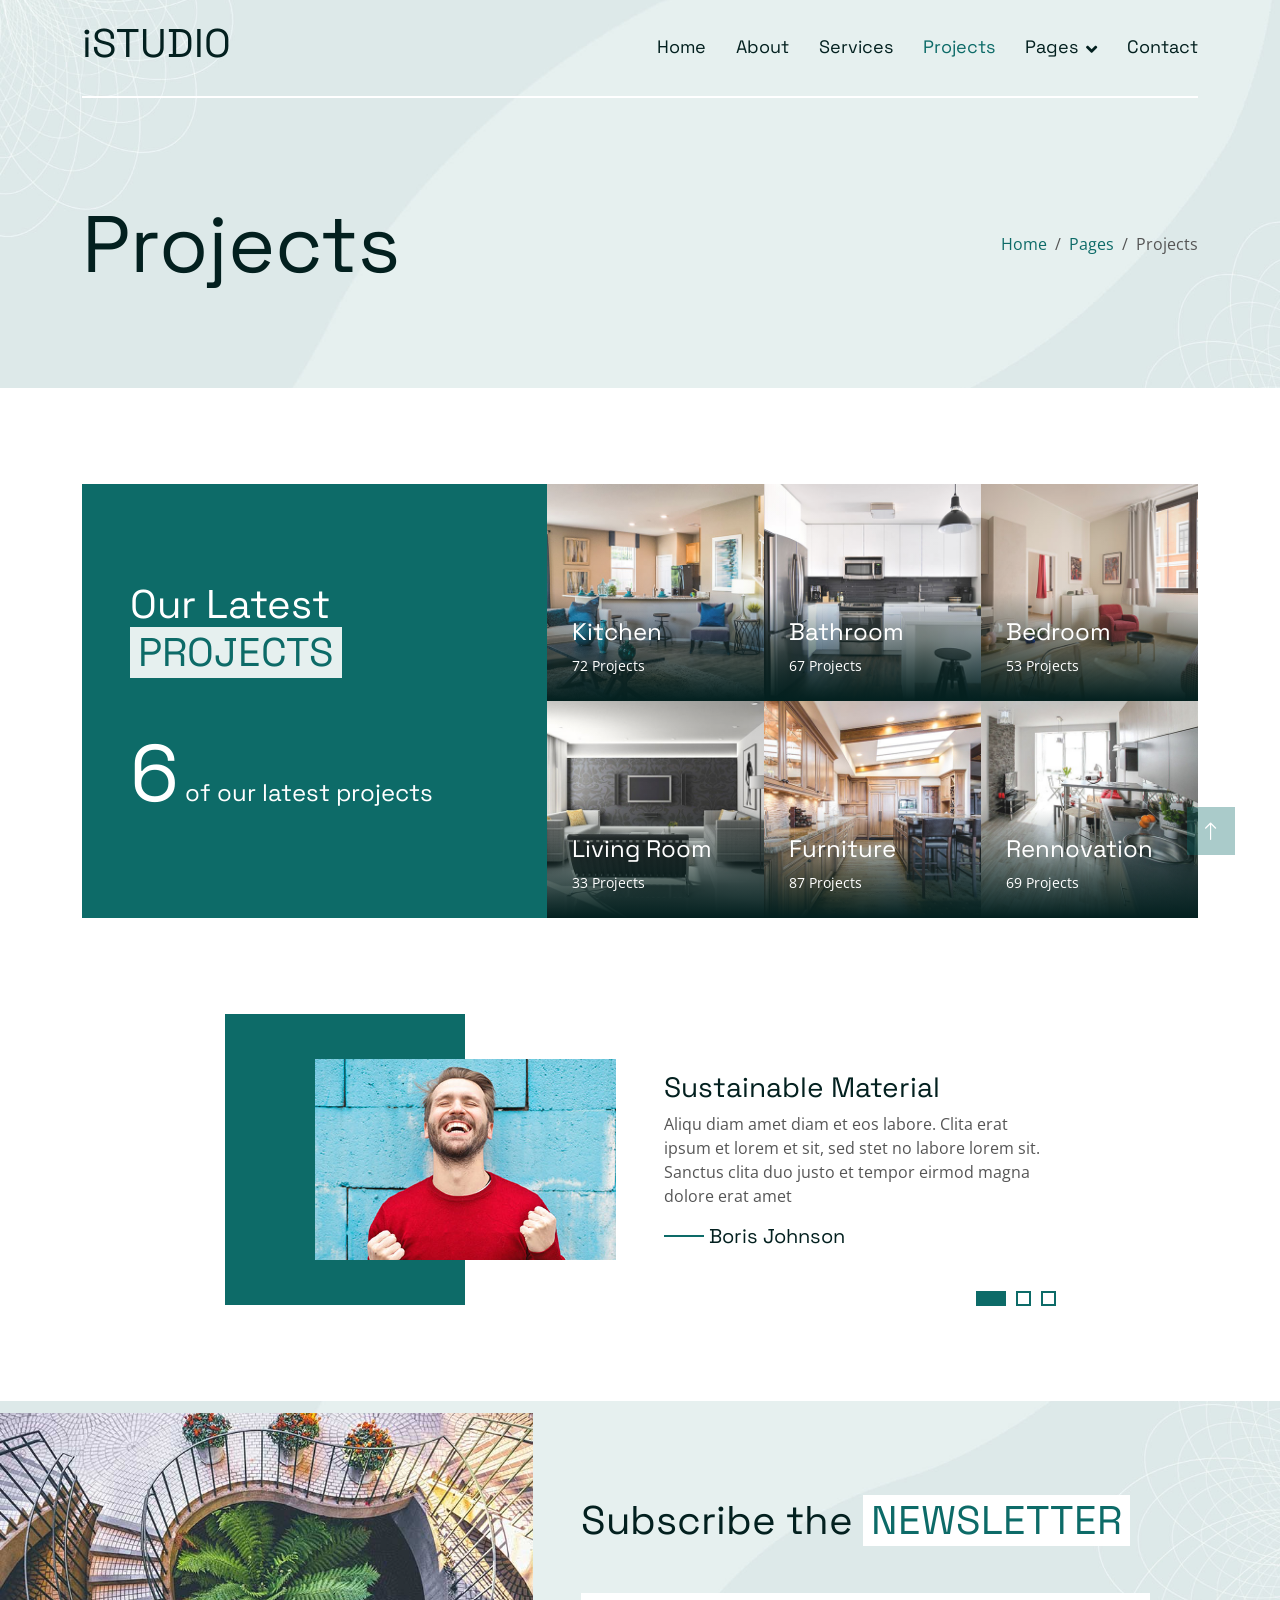
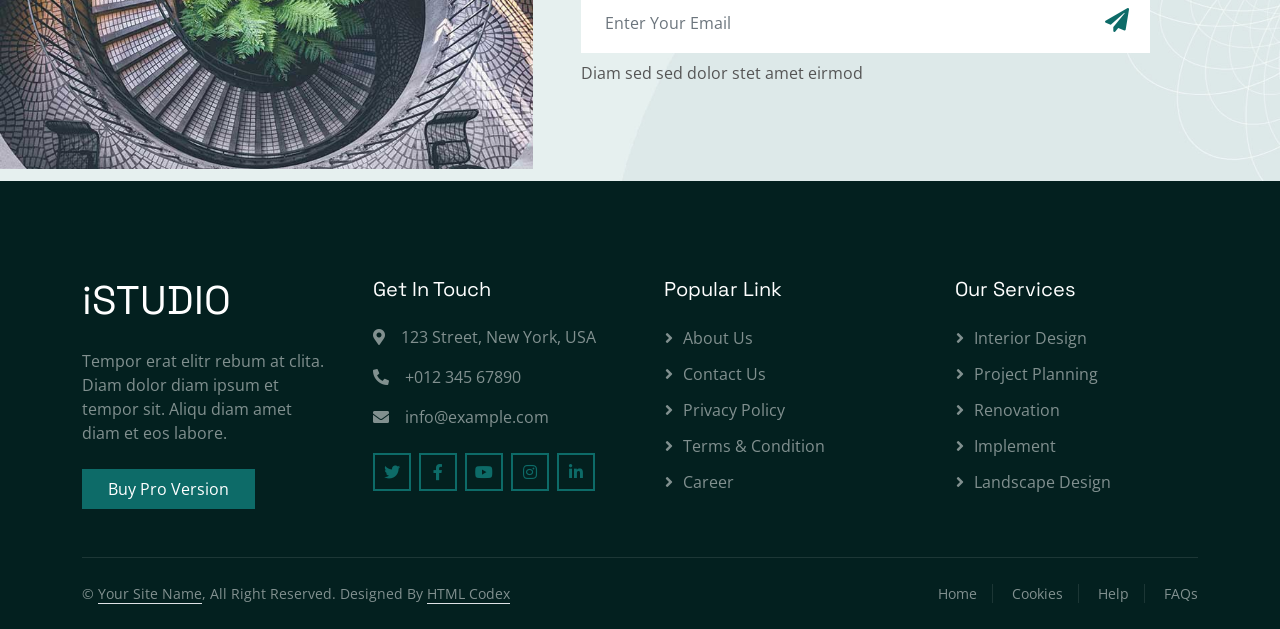
<file: shoot/project.html>
<!DOCTYPE html>
<html lang="en">

<head>
    <meta charset="utf-8">
    <title>iSTUDIO - Interior Design Website Template Free</title>
    <meta content="width=device-width, initial-scale=1.0" name="viewport">
    <meta content="" name="keywords">
    <meta content="" name="description">

    <!-- Favicon -->
    <link href="img/favicon.ico" rel="icon">

    <!-- Google Web Fonts -->
    <link rel="preconnect" href="https://fonts.googleapis.com">
    <link rel="preconnect" href="https://fonts.gstatic.com" crossorigin>
    <link href="https://fonts.googleapis.com/css2?family=Open+Sans&family=Space+Grotesk&display=swap" rel="stylesheet">

    <!-- Icon Font Stylesheet -->
    <link href="https://cdnjs.cloudflare.com/ajax/libs/font-awesome/5.10.0/css/all.min.css" rel="stylesheet">
    <link href="https://cdn.jsdelivr.net/npm/bootstrap-icons@1.4.1/font/bootstrap-icons.css" rel="stylesheet">

    <!-- Libraries Stylesheet -->
    <link href="lib/animate/animate.min.css" rel="stylesheet">
    <link href="lib/owlcarousel/assets/owl.carousel.min.css" rel="stylesheet">

    <!-- Customized Bootstrap Stylesheet -->
    <link href="css/bootstrap.min.css" rel="stylesheet">

    <!-- Template Stylesheet -->
    <link href="css/style.css" rel="stylesheet">
</head>

<body>
    <!-- Spinner Start -->
    <div id="spinner"
        class="show bg-white position-fixed translate-middle w-100 vh-100 top-50 start-50 d-flex align-items-center justify-content-center">
        <div class="spinner-grow text-primary" style="width: 3rem; height: 3rem;" role="status">
            <span class="sr-only">Loading...</span>
        </div>
    </div>
    <!-- Spinner End -->


    <!-- Navbar Start -->
    <div class="container-fluid sticky-top">
        <div class="container">
            <nav class="navbar navbar-expand-lg navbar-light border-bottom border-2 border-white">
                <a href="index.html" class="navbar-brand">
                    <h1>iSTUDIO</h1>
                </a>
                <button type="button" class="navbar-toggler ms-auto me-0" data-bs-toggle="collapse"
                    data-bs-target="#navbarCollapse">
                    <span class="navbar-toggler-icon"></span>
                </button>
                <div class="collapse navbar-collapse" id="navbarCollapse">
                    <div class="navbar-nav ms-auto">
                        <a href="index.html" class="nav-item nav-link">Home</a>
                        <a href="about.html" class="nav-item nav-link">About</a>
                        <a href="service.html" class="nav-item nav-link">Services</a>
                        <a href="project.html" class="nav-item nav-link active">Projects</a>
                        <div class="nav-item dropdown">
                            <a href="#" class="nav-link dropdown-toggle" data-bs-toggle="dropdown">Pages</a>
                            <div class="dropdown-menu bg-light mt-2">
                                <a href="feature.html" class="dropdown-item">Features</a>
                                <a href="team.html" class="dropdown-item">Our Team</a>
                                <a href="testimonial.html" class="dropdown-item">Testimonial</a>
                                <a href="404.html" class="dropdown-item">404 Page</a>
                            </div>
                        </div>
                        <a href="contact.html" class="nav-item nav-link">Contact</a>
                    </div>
                </div>
            </nav>
        </div>
    </div>
    <!-- Navbar End -->


    <!-- Hero Start -->
    <div class="container-fluid pb-5 bg-primary hero-header">
        <div class="container py-5">
            <div class="row g-3 align-items-center">
                <div class="col-lg-6 text-center text-lg-start">
                    <h1 class="display-1 mb-0 animated slideInLeft">Projects</h1>
                </div>
                <div class="col-lg-6 animated slideInRight">
                    <nav aria-label="breadcrumb">
                        <ol class="breadcrumb justify-content-center justify-content-lg-end mb-0">
                            <li class="breadcrumb-item"><a class="text-primary" href="#">Home</a></li>
                            <li class="breadcrumb-item"><a class="text-primary" href="#">Pages</a></li>
                            <li class="breadcrumb-item text-secondary active" aria-current="page">Projects</li>
                        </ol>
                    </nav>
                </div>
            </div>
        </div>
    </div>
    <!-- Hero End -->


    <!-- Project Start -->
    <div class="container-fluid py-5">
        <div class="container py-5">
            <div class="row g-0">
                <div class="col-lg-5 wow fadeIn" data-wow-delay="0.1s">
                    <div class="d-flex flex-column justify-content-center bg-primary h-100 p-5">
                        <h1 class="text-white mb-5">Our Latest <span
                                class="text-uppercase text-primary bg-light px-2">Projects</span></h1>
                        <h4 class="text-white mb-0"><span class="display-1">6</span> of our latest projects</h4>
                    </div>
                </div>
                <div class="col-lg-7">
                    <div class="row g-0">
                        <div class="col-md-6 col-lg-4 wow fadeIn" data-wow-delay="0.2s">
                            <div class="project-item position-relative overflow-hidden">
                                <img class="img-fluid w-100" src="img/project-1.jpg" alt="">
                                <a class="project-overlay text-decoration-none" href="">
                                    <h4 class="text-white">Kitchen</h4>
                                    <small class="text-white">72 Projects</small>
                                </a>
                            </div>
                        </div>
                        <div class="col-md-6 col-lg-4 wow fadeIn" data-wow-delay="0.3s">
                            <div class="project-item position-relative overflow-hidden">
                                <img class="img-fluid w-100" src="img/project-2.jpg" alt="">
                                <a class="project-overlay text-decoration-none" href="">
                                    <h4 class="text-white">Bathroom</h4>
                                    <small class="text-white">67 Projects</small>
                                </a>
                            </div>
                        </div>
                        <div class="col-md-6 col-lg-4 wow fadeIn" data-wow-delay="0.4s">
                            <div class="project-item position-relative overflow-hidden">
                                <img class="img-fluid w-100" src="img/project-3.jpg" alt="">
                                <a class="project-overlay text-decoration-none" href="">
                                    <h4 class="text-white">Bedroom</h4>
                                    <small class="text-white">53 Projects</small>
                                </a>
                            </div>
                        </div>
                        <div class="col-md-6 col-lg-4 wow fadeIn" data-wow-delay="0.5s">
                            <div class="project-item position-relative overflow-hidden">
                                <img class="img-fluid w-100" src="img/project-4.jpg" alt="">
                                <a class="project-overlay text-decoration-none" href="">
                                    <h4 class="text-white">Living Room</h4>
                                    <small class="text-white">33 Projects</small>
                                </a>
                            </div>
                        </div>
                        <div class="col-md-6 col-lg-4 wow fadeIn" data-wow-delay="0.6s">
                            <div class="project-item position-relative overflow-hidden">
                                <img class="img-fluid w-100" src="img/project-5.jpg" alt="">
                                <a class="project-overlay text-decoration-none" href="">
                                    <h4 class="text-white">Furniture</h4>
                                    <small class="text-white">87 Projects</small>
                                </a>
                            </div>
                        </div>
                        <div class="col-md-6 col-lg-4 wow fadeIn" data-wow-delay="0.7s">
                            <div class="project-item position-relative overflow-hidden">
                                <img class="img-fluid w-100" src="img/project-6.jpg" alt="">
                                <a class="project-overlay text-decoration-none" href="">
                                    <h4 class="text-white">Rennovation</h4>
                                    <small class="text-white">69 Projects</small>
                                </a>
                            </div>
                        </div>
                    </div>
                </div>
            </div>
        </div>
    </div>
    <!-- Project End -->


    <!-- Testimonial Start -->
    <div class="container-xxl pb-5">
        <div class="container pb-5">
            <div class="row justify-content-center">
                <div class="col-md-12 col-lg-9">
                    <div class="owl-carousel testimonial-carousel wow fadeIn" data-wow-delay="0.2s">
                        <div class="testimonial-item">
                            <div class="row g-5 align-items-center">
                                <div class="col-md-6">
                                    <div class="testimonial-img">
                                        <img class="img-fluid" src="img/testimonial-1.jpg" alt="">
                                    </div>
                                </div>
                                <div class="col-md-6">
                                    <div class="testimonial-text pb-5 pb-md-0">
                                        <h3>Sustainable Material</h3>
                                        <p>Aliqu diam amet diam et eos labore. Clita erat ipsum et lorem et sit, sed
                                            stet no labore lorem sit. Sanctus clita duo justo et tempor eirmod magna
                                            dolore erat
                                            amet</p>
                                        <h5 class="mb-0">Boris Johnson</h5>
                                    </div>
                                </div>
                            </div>
                        </div>
                        <div class="testimonial-item">
                            <div class="row g-5 align-items-center">
                                <div class="col-md-6">
                                    <div class="testimonial-img">
                                        <img class="img-fluid" src="img/testimonial-2.jpg" alt="">
                                    </div>
                                </div>
                                <div class="col-md-6">
                                    <div class="testimonial-text pb-5 pb-md-0">
                                        <h3>Customer Satisfaction</h3>
                                        <p>Clita erat ipsum et lorem et sit, sed
                                            stet no labore lorem sit. Sanctus clita duo justo et tempor eirmod magna
                                            dolore erat
                                            amet</p>
                                        <h5 class="mb-0">Alexander Bell</h5>
                                    </div>
                                </div>
                            </div>
                        </div>
                        <div class="testimonial-item">
                            <div class="row g-5 align-items-center">
                                <div class="col-md-6">
                                    <div class="testimonial-img">
                                        <img class="img-fluid" src="img/testimonial-3.jpg" alt="">
                                    </div>
                                </div>
                                <div class="col-md-6">
                                    <div class="testimonial-text pb-5 pb-md-0">
                                        <h3>Budget Friendly</h3>
                                        <p>Diam amet diam et eos labore. Clita erat ipsum et lorem et sit, sed
                                            stet no labore lorem sit. Sanctus clita duo justo et tempor eirmod magna
                                            dolore erat
                                            amet</p>
                                        <h5 class="mb-0">Bradley Gordon</h5>
                                    </div>
                                </div>
                            </div>
                        </div>
                    </div>
                </div>
            </div>
        </div>
    </div>
    <!-- Testimonial End -->


    <!-- Newsletter Start -->
    <div class="container-fluid bg-primary newsletter p-0">
        <div class="container p-0">
            <div class="row g-0 align-items-center">
                <div class="col-md-5 ps-lg-0 text-start wow fadeIn" data-wow-delay="0.2s">
                    <img class="img-fluid w-100" src="img/newsletter.jpg" alt="">
                </div>
                <div class="col-md-7 py-5 newsletter-text wow fadeIn" data-wow-delay="0.5s">
                    <div class="p-5">
                        <h1 class="mb-5">Subscribe the <span class="text-uppercase text-primary bg-white px-2">Newsletter</span></h1>
                        <div class="position-relative w-100 mb-2">
                            <input class="form-control border-0 w-100 ps-4 pe-5" type="text"
                                placeholder="Enter Your Email" style="height: 60px;">
                            <button type="button" class="btn shadow-none position-absolute top-0 end-0 mt-2 me-2"><i
                                    class="fa fa-paper-plane text-primary fs-4"></i></button>
                        </div>
                        <p class="mb-0">Diam sed sed dolor stet amet eirmod</p>
                    </div>
                </div>
            </div>
        </div>
    </div>
    <!-- Newsletter End -->


    <!-- Footer Start -->
    <div class="container-fluid bg-dark text-white-50 footer pt-5">
        <div class="container py-5">
            <div class="row g-5">
                <div class="col-md-6 col-lg-3 wow fadeIn" data-wow-delay="0.1s">
                    <a href="index.html" class="d-inline-block mb-3">
                        <h1 class="text-white">iSTUDIO</h1>
                    </a>
                    <p class="mb-4">Tempor erat elitr rebum at clita. Diam dolor diam ipsum et tempor sit. Aliqu diam amet diam et eos labore.</p>
                    <a class="btn btn-primary border-2 px-4" href="https://htmlcodex.com/downloading/?item=3587">Buy Pro Version</a>
                </div>
                <div class="col-md-6 col-lg-3 wow fadeIn" data-wow-delay="0.3s">
                    <h5 class="text-white mb-4">Get In Touch</h5>
                    <p><i class="fa fa-map-marker-alt me-3"></i>123 Street, New York, USA</p>
                    <p><i class="fa fa-phone-alt me-3"></i>+012 345 67890</p>
                    <p><i class="fa fa-envelope me-3"></i>info@example.com</p>
                    <div class="d-flex pt-2">
                        <a class="btn btn-outline-primary btn-square border-2 me-2" href=""><i class="fab fa-twitter"></i></a>
                        <a class="btn btn-outline-primary btn-square border-2 me-2" href=""><i class="fab fa-facebook-f"></i></a>
                        <a class="btn btn-outline-primary btn-square border-2 me-2" href=""><i class="fab fa-youtube"></i></a>
                        <a class="btn btn-outline-primary btn-square border-2 me-2" href=""><i class="fab fa-instagram"></i></a>
                        <a class="btn btn-outline-primary btn-square border-2 me-2" href=""><i class="fab fa-linkedin-in"></i></a>
                    </div>
                </div>
                <div class="col-md-6 col-lg-3 wow fadeIn" data-wow-delay="0.5s">
                    <h5 class="text-white mb-4">Popular Link</h5>
                    <a class="btn btn-link" href="">About Us</a>
                    <a class="btn btn-link" href="">Contact Us</a>
                    <a class="btn btn-link" href="">Privacy Policy</a>
                    <a class="btn btn-link" href="">Terms & Condition</a>
                    <a class="btn btn-link" href="">Career</a>
                </div>
                <div class="col-md-6 col-lg-3 wow fadeIn" data-wow-delay="0.7s">
                    <h5 class="text-white mb-4">Our Services</h5>
                    <a class="btn btn-link" href="">Interior Design</a>
                    <a class="btn btn-link" href="">Project Planning</a>
                    <a class="btn btn-link" href="">Renovation</a>
                    <a class="btn btn-link" href="">Implement</a>
                    <a class="btn btn-link" href="">Landscape Design</a>
                </div>
            </div>
        </div>
        <div class="container wow fadeIn" data-wow-delay="0.1s">
            <div class="copyright">
                <div class="row">
                    <div class="col-md-6 text-center text-md-start mb-3 mb-md-0">
                        &copy; <a class="border-bottom" href="#">Your Site Name</a>, All Right Reserved.

                        <!--/*** The author’s attribution link must remain intact in the template. ***/-->
                        <!--/*** If you wish to remove this credit link, please purchase the Pro Version . ***/-->
                        Designed By <a class="border-bottom" href="https://htmlcodex.com">HTML Codex</a>
                    </div>
                    <div class="col-md-6 text-center text-md-end">
                        <div class="footer-menu">
                            <a href="">Home</a>
                            <a href="">Cookies</a>
                            <a href="">Help</a>
                            <a href="">FAQs</a>
                        </div>
                    </div>
                </div>
            </div>
        </div>
    </div>
    <!-- Footer End -->


    <!-- Back to Top -->
    <a href="#" class="btn btn-lg btn-primary btn-lg-square back-to-top"><i class="bi bi-arrow-up"></i></a>


    <!-- JavaScript Libraries -->
    <script src="https://ajax.googleapis.com/ajax/libs/jquery/3.6.1/jquery.min.js"></script>
    <script src="https://cdn.jsdelivr.net/npm/bootstrap@5.0.0/dist/js/bootstrap.bundle.min.js"></script>
    <script src="lib/wow/wow.min.js"></script>
    <script src="lib/easing/easing.min.js"></script>
    <script src="lib/waypoints/waypoints.min.js"></script>
    <script src="lib/owlcarousel/owl.carousel.min.js"></script>

    <!-- Template Javascript -->
    <script src="js/main.js"></script>
</body>

</html>
</file>
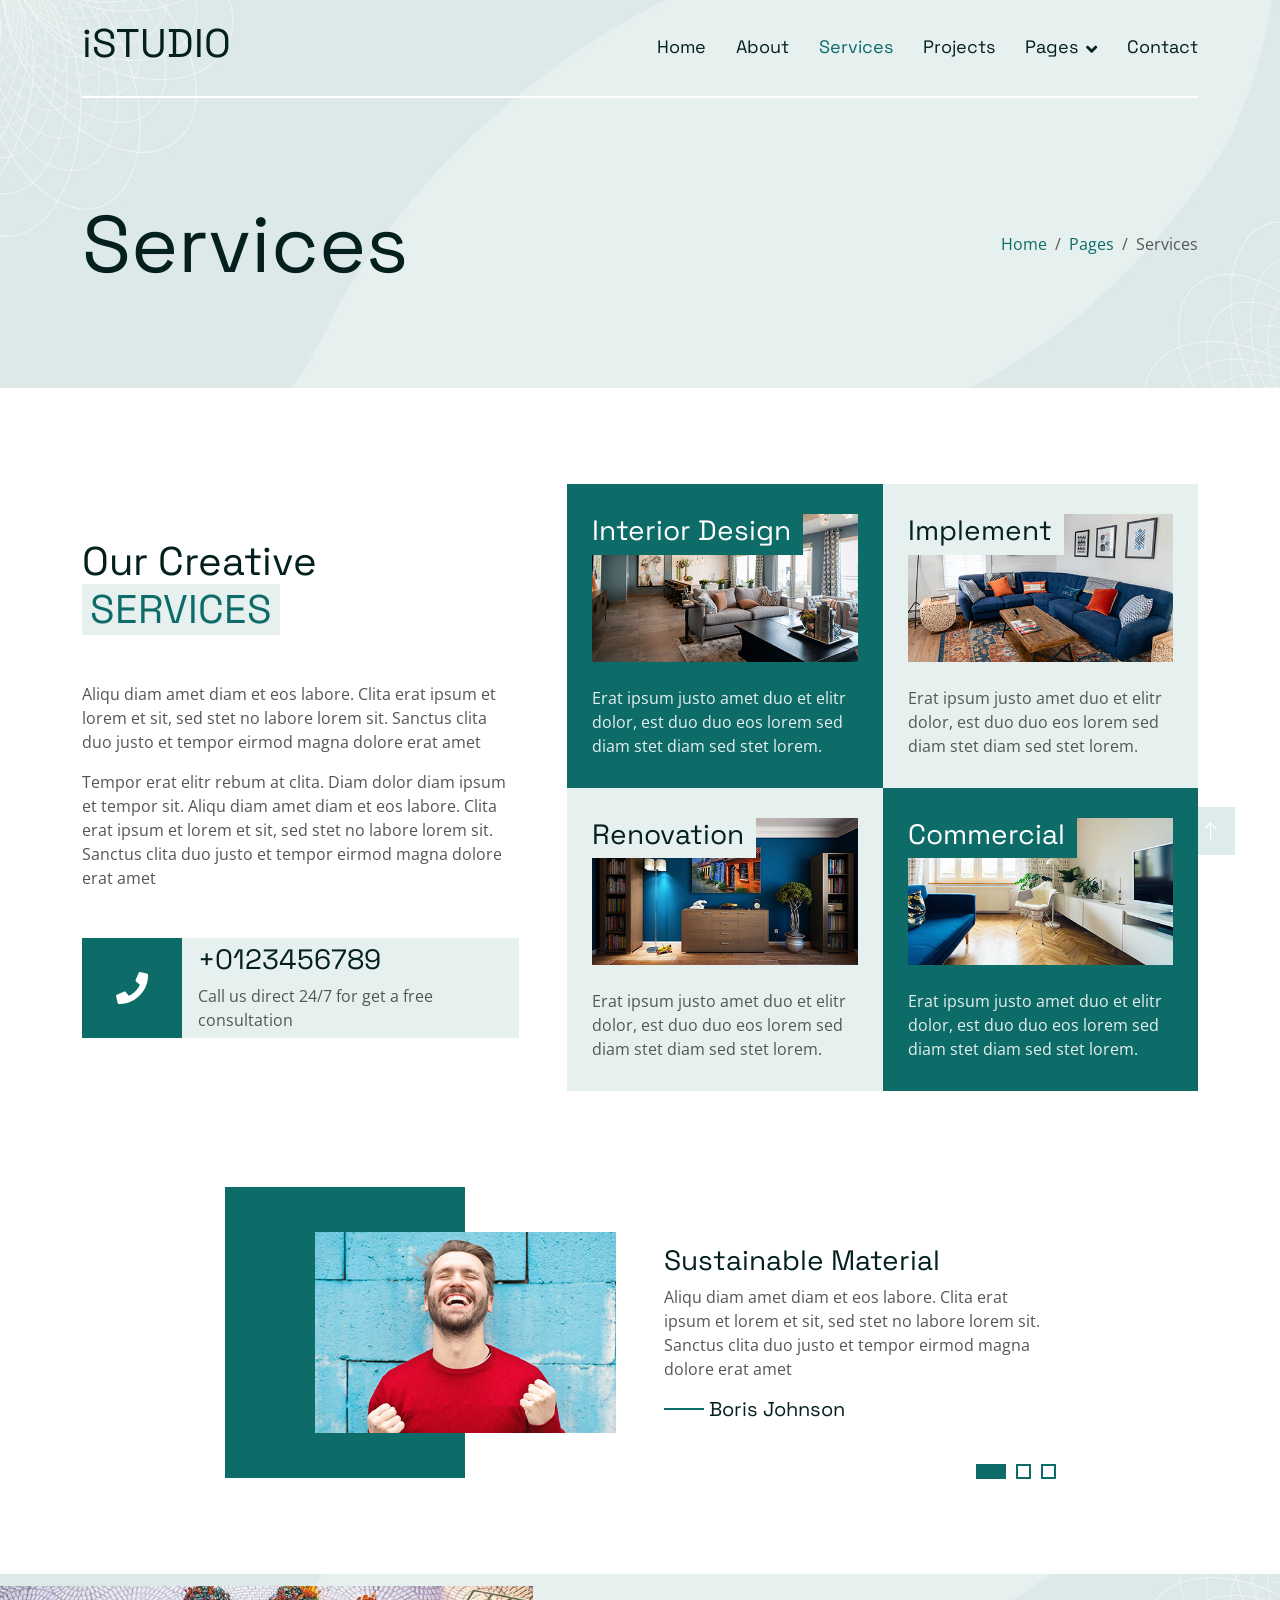
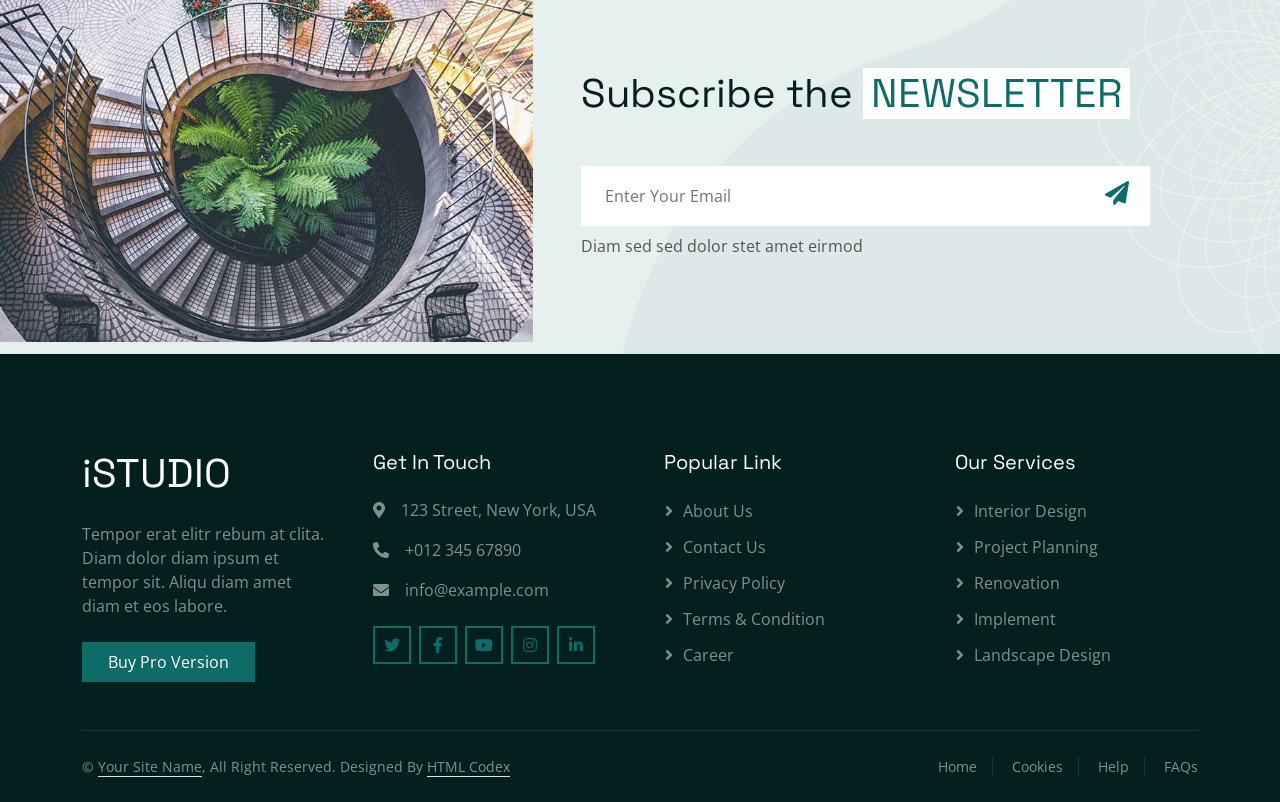
<file: shoot/service.html>
<!DOCTYPE html>
<html lang="en">

<head>
    <meta charset="utf-8">
    <title>iSTUDIO - Interior Design Website Template Free</title>
    <meta content="width=device-width, initial-scale=1.0" name="viewport">
    <meta content="" name="keywords">
    <meta content="" name="description">

    <!-- Favicon -->
    <link href="img/favicon.ico" rel="icon">

    <!-- Google Web Fonts -->
    <link rel="preconnect" href="https://fonts.googleapis.com">
    <link rel="preconnect" href="https://fonts.gstatic.com" crossorigin>
    <link href="https://fonts.googleapis.com/css2?family=Open+Sans&family=Space+Grotesk&display=swap" rel="stylesheet">

    <!-- Icon Font Stylesheet -->
    <link href="https://cdnjs.cloudflare.com/ajax/libs/font-awesome/5.10.0/css/all.min.css" rel="stylesheet">
    <link href="https://cdn.jsdelivr.net/npm/bootstrap-icons@1.4.1/font/bootstrap-icons.css" rel="stylesheet">

    <!-- Libraries Stylesheet -->
    <link href="lib/animate/animate.min.css" rel="stylesheet">
    <link href="lib/owlcarousel/assets/owl.carousel.min.css" rel="stylesheet">

    <!-- Customized Bootstrap Stylesheet -->
    <link href="css/bootstrap.min.css" rel="stylesheet">

    <!-- Template Stylesheet -->
    <link href="css/style.css" rel="stylesheet">
</head>

<body>
    <!-- Spinner Start -->
    <div id="spinner"
        class="show bg-white position-fixed translate-middle w-100 vh-100 top-50 start-50 d-flex align-items-center justify-content-center">
        <div class="spinner-grow text-primary" style="width: 3rem; height: 3rem;" role="status">
            <span class="sr-only">Loading...</span>
        </div>
    </div>
    <!-- Spinner End -->


    <!-- Navbar Start -->
    <div class="container-fluid sticky-top">
        <div class="container">
            <nav class="navbar navbar-expand-lg navbar-light border-bottom border-2 border-white">
                <a href="index.html" class="navbar-brand">
                    <h1>iSTUDIO</h1>
                </a>
                <button type="button" class="navbar-toggler ms-auto me-0" data-bs-toggle="collapse"
                    data-bs-target="#navbarCollapse">
                    <span class="navbar-toggler-icon"></span>
                </button>
                <div class="collapse navbar-collapse" id="navbarCollapse">
                    <div class="navbar-nav ms-auto">
                        <a href="index.html" class="nav-item nav-link">Home</a>
                        <a href="about.html" class="nav-item nav-link">About</a>
                        <a href="service.html" class="nav-item nav-link active">Services</a>
                        <a href="project.html" class="nav-item nav-link">Projects</a>
                        <div class="nav-item dropdown">
                            <a href="#" class="nav-link dropdown-toggle" data-bs-toggle="dropdown">Pages</a>
                            <div class="dropdown-menu bg-light mt-2">
                                <a href="feature.html" class="dropdown-item">Features</a>
                                <a href="team.html" class="dropdown-item">Our Team</a>
                                <a href="testimonial.html" class="dropdown-item">Testimonial</a>
                                <a href="404.html" class="dropdown-item">404 Page</a>
                            </div>
                        </div>
                        <a href="contact.html" class="nav-item nav-link">Contact</a>
                    </div>
                </div>
            </nav>
        </div>
    </div>
    <!-- Navbar End -->


    <!-- Hero Start -->
    <div class="container-fluid pb-5 bg-primary hero-header">
        <div class="container py-5">
            <div class="row g-3 align-items-center">
                <div class="col-lg-6 text-center text-lg-start">
                    <h1 class="display-1 mb-0 animated slideInLeft">Services</h1>
                </div>
                <div class="col-lg-6 animated slideInRight">
                    <nav aria-label="breadcrumb">
                        <ol class="breadcrumb justify-content-center justify-content-lg-end mb-0">
                            <li class="breadcrumb-item"><a class="text-primary" href="#">Home</a></li>
                            <li class="breadcrumb-item"><a class="text-primary" href="#">Pages</a></li>
                            <li class="breadcrumb-item text-secondary active" aria-current="page">Services</li>
                        </ol>
                    </nav>
                </div>
            </div>
        </div>
    </div>
    <!-- Hero End -->


    <!-- Service Start -->
    <div class="container-fluid py-5">
        <div class="container py-5">
            <div class="row g-5 align-items-center">
                <div class="col-lg-5 wow fadeIn" data-wow-delay="0.1s">
                    <h1 class="mb-5">Our Creative <span
                            class="text-uppercase text-primary bg-light px-2">Services</span></h1>
                    <p>Aliqu diam
                        amet diam et eos labore. Clita erat ipsum et lorem et sit, sed stet no labore lorem sit. Sanctus
                        clita duo justo et tempor eirmod magna dolore erat amet</p>
                    <p class="mb-5">Tempor erat elitr rebum at clita. Diam dolor diam ipsum et tempor sit. Aliqu diam
                        amet diam et eos labore. Clita erat ipsum et lorem et sit, sed stet no labore lorem sit. Sanctus
                        clita duo justo et tempor eirmod magna dolore erat amet</p>
                    <div class="d-flex align-items-center bg-light">
                        <div class="btn-square flex-shrink-0 bg-primary" style="width: 100px; height: 100px;">
                            <i class="fa fa-phone fa-2x text-white"></i>
                        </div>
                        <div class="px-3">
                            <h3>+0123456789</h3>
                            <span>Call us direct 24/7 for get a free consultation</span>
                        </div>
                    </div>
                </div>
                <div class="col-lg-7">
                    <div class="row g-0">
                        <div class="col-md-6 wow fadeIn" data-wow-delay="0.2s">
                            <div class="service-item h-100 d-flex flex-column justify-content-center bg-primary">
                                <a href="" class="service-img position-relative mb-4">
                                    <img class="img-fluid w-100" src="img/service-1.jpg" alt="">
                                    <h3>Interior Design</h3>
                                </a>
                                <p class="mb-0">Erat ipsum justo amet duo et elitr dolor, est duo duo eos lorem sed diam
                                    stet diam sed stet lorem.</p>
                            </div>
                        </div>
                        <div class="col-md-6 wow fadeIn" data-wow-delay="0.4s">
                            <div class="service-item h-100 d-flex flex-column justify-content-center bg-light">
                                <a href="" class="service-img position-relative mb-4">
                                    <img class="img-fluid w-100" src="img/service-2.jpg" alt="">
                                    <h3>Implement</h3>
                                </a>
                                <p class="mb-0">Erat ipsum justo amet duo et elitr dolor, est duo duo eos lorem sed diam
                                    stet diam sed stet lorem.</p>
                            </div>
                        </div>
                        <div class="col-md-6 wow fadeIn" data-wow-delay="0.6s">
                            <div class="service-item h-100 d-flex flex-column justify-content-center bg-light">
                                <a href="" class="service-img position-relative mb-4">
                                    <img class="img-fluid w-100" src="img/service-3.jpg" alt="">
                                    <h3>Renovation</h3>
                                </a>
                                <p class="mb-0">Erat ipsum justo amet duo et elitr dolor, est duo duo eos lorem sed diam
                                    stet diam sed stet lorem.</p>
                            </div>
                        </div>
                        <div class="col-md-6 wow fadeIn" data-wow-delay="0.8s">
                            <div class="service-item h-100 d-flex flex-column justify-content-center bg-primary">
                                <a href="" class="service-img position-relative mb-4">
                                    <img class="img-fluid w-100" src="img/service-4.jpg" alt="">
                                    <h3>Commercial</h3>
                                </a>
                                <p class="mb-0">Erat ipsum justo amet duo et elitr dolor, est duo duo eos lorem sed diam
                                    stet diam sed stet lorem.</p>
                            </div>
                        </div>
                    </div>
                </div>
            </div>
        </div>
    </div>
    <!-- Service End -->


    <!-- Testimonial Start -->
    <div class="container-xxl pb-5">
        <div class="container pb-5">
            <div class="row justify-content-center">
                <div class="col-md-12 col-lg-9">
                    <div class="owl-carousel testimonial-carousel wow fadeIn" data-wow-delay="0.2s">
                        <div class="testimonial-item">
                            <div class="row g-5 align-items-center">
                                <div class="col-md-6">
                                    <div class="testimonial-img">
                                        <img class="img-fluid" src="img/testimonial-1.jpg" alt="">
                                    </div>
                                </div>
                                <div class="col-md-6">
                                    <div class="testimonial-text pb-5 pb-md-0">
                                        <h3>Sustainable Material</h3>
                                        <p>Aliqu diam amet diam et eos labore. Clita erat ipsum et lorem et sit, sed
                                            stet no labore lorem sit. Sanctus clita duo justo et tempor eirmod magna
                                            dolore erat
                                            amet</p>
                                        <h5 class="mb-0">Boris Johnson</h5>
                                    </div>
                                </div>
                            </div>
                        </div>
                        <div class="testimonial-item">
                            <div class="row g-5 align-items-center">
                                <div class="col-md-6">
                                    <div class="testimonial-img">
                                        <img class="img-fluid" src="img/testimonial-2.jpg" alt="">
                                    </div>
                                </div>
                                <div class="col-md-6">
                                    <div class="testimonial-text pb-5 pb-md-0">
                                        <h3>Customer Satisfaction</h3>
                                        <p>Clita erat ipsum et lorem et sit, sed
                                            stet no labore lorem sit. Sanctus clita duo justo et tempor eirmod magna
                                            dolore erat
                                            amet</p>
                                        <h5 class="mb-0">Alexander Bell</h5>
                                    </div>
                                </div>
                            </div>
                        </div>
                        <div class="testimonial-item">
                            <div class="row g-5 align-items-center">
                                <div class="col-md-6">
                                    <div class="testimonial-img">
                                        <img class="img-fluid" src="img/testimonial-3.jpg" alt="">
                                    </div>
                                </div>
                                <div class="col-md-6">
                                    <div class="testimonial-text pb-5 pb-md-0">
                                        <h3>Budget Friendly</h3>
                                        <p>Diam amet diam et eos labore. Clita erat ipsum et lorem et sit, sed
                                            stet no labore lorem sit. Sanctus clita duo justo et tempor eirmod magna
                                            dolore erat
                                            amet</p>
                                        <h5 class="mb-0">Bradley Gordon</h5>
                                    </div>
                                </div>
                            </div>
                        </div>
                    </div>
                </div>
            </div>
        </div>
    </div>
    <!-- Testimonial End -->


    <!-- Newsletter Start -->
    <div class="container-fluid bg-primary newsletter p-0">
        <div class="container p-0">
            <div class="row g-0 align-items-center">
                <div class="col-md-5 ps-lg-0 text-start wow fadeIn" data-wow-delay="0.2s">
                    <img class="img-fluid w-100" src="img/newsletter.jpg" alt="">
                </div>
                <div class="col-md-7 py-5 newsletter-text wow fadeIn" data-wow-delay="0.5s">
                    <div class="p-5">
                        <h1 class="mb-5">Subscribe the <span class="text-uppercase text-primary bg-white px-2">Newsletter</span></h1>
                        <div class="position-relative w-100 mb-2">
                            <input class="form-control border-0 w-100 ps-4 pe-5" type="text"
                                placeholder="Enter Your Email" style="height: 60px;">
                            <button type="button" class="btn shadow-none position-absolute top-0 end-0 mt-2 me-2"><i
                                    class="fa fa-paper-plane text-primary fs-4"></i></button>
                        </div>
                        <p class="mb-0">Diam sed sed dolor stet amet eirmod</p>
                    </div>
                </div>
            </div>
        </div>
    </div>
    <!-- Newsletter End -->


    <!-- Footer Start -->
    <div class="container-fluid bg-dark text-white-50 footer pt-5">
        <div class="container py-5">
            <div class="row g-5">
                <div class="col-md-6 col-lg-3 wow fadeIn" data-wow-delay="0.1s">
                    <a href="index.html" class="d-inline-block mb-3">
                        <h1 class="text-white">iSTUDIO</h1>
                    </a>
                    <p class="mb-4">Tempor erat elitr rebum at clita. Diam dolor diam ipsum et tempor sit. Aliqu diam amet diam et eos labore.</p>
                    <a class="btn btn-primary border-2 px-4" href="https://htmlcodex.com/downloading/?item=3587">Buy Pro Version</a>
                </div>
                <div class="col-md-6 col-lg-3 wow fadeIn" data-wow-delay="0.3s">
                    <h5 class="text-white mb-4">Get In Touch</h5>
                    <p><i class="fa fa-map-marker-alt me-3"></i>123 Street, New York, USA</p>
                    <p><i class="fa fa-phone-alt me-3"></i>+012 345 67890</p>
                    <p><i class="fa fa-envelope me-3"></i>info@example.com</p>
                    <div class="d-flex pt-2">
                        <a class="btn btn-outline-primary btn-square border-2 me-2" href=""><i class="fab fa-twitter"></i></a>
                        <a class="btn btn-outline-primary btn-square border-2 me-2" href=""><i class="fab fa-facebook-f"></i></a>
                        <a class="btn btn-outline-primary btn-square border-2 me-2" href=""><i class="fab fa-youtube"></i></a>
                        <a class="btn btn-outline-primary btn-square border-2 me-2" href=""><i class="fab fa-instagram"></i></a>
                        <a class="btn btn-outline-primary btn-square border-2 me-2" href=""><i class="fab fa-linkedin-in"></i></a>
                    </div>
                </div>
                <div class="col-md-6 col-lg-3 wow fadeIn" data-wow-delay="0.5s">
                    <h5 class="text-white mb-4">Popular Link</h5>
                    <a class="btn btn-link" href="">About Us</a>
                    <a class="btn btn-link" href="">Contact Us</a>
                    <a class="btn btn-link" href="">Privacy Policy</a>
                    <a class="btn btn-link" href="">Terms & Condition</a>
                    <a class="btn btn-link" href="">Career</a>
                </div>
                <div class="col-md-6 col-lg-3 wow fadeIn" data-wow-delay="0.7s">
                    <h5 class="text-white mb-4">Our Services</h5>
                    <a class="btn btn-link" href="">Interior Design</a>
                    <a class="btn btn-link" href="">Project Planning</a>
                    <a class="btn btn-link" href="">Renovation</a>
                    <a class="btn btn-link" href="">Implement</a>
                    <a class="btn btn-link" href="">Landscape Design</a>
                </div>
            </div>
        </div>
        <div class="container wow fadeIn" data-wow-delay="0.1s">
            <div class="copyright">
                <div class="row">
                    <div class="col-md-6 text-center text-md-start mb-3 mb-md-0">
                        &copy; <a class="border-bottom" href="#">Your Site Name</a>, All Right Reserved.

                        <!--/*** The author’s attribution link must remain intact in the template. ***/-->
                        <!--/*** If you wish to remove this credit link, please purchase the Pro Version . ***/-->
                        Designed By <a class="border-bottom" href="https://htmlcodex.com">HTML Codex</a>
                    </div>
                    <div class="col-md-6 text-center text-md-end">
                        <div class="footer-menu">
                            <a href="">Home</a>
                            <a href="">Cookies</a>
                            <a href="">Help</a>
                            <a href="">FAQs</a>
                        </div>
                    </div>
                </div>
            </div>
        </div>
    </div>
    <!-- Footer End -->


    <!-- Back to Top -->
    <a href="#" class="btn btn-lg btn-primary btn-lg-square back-to-top"><i class="bi bi-arrow-up"></i></a>


    <!-- JavaScript Libraries -->
    <script src="https://ajax.googleapis.com/ajax/libs/jquery/3.6.1/jquery.min.js"></script>
    <script src="https://cdn.jsdelivr.net/npm/bootstrap@5.0.0/dist/js/bootstrap.bundle.min.js"></script>
    <script src="lib/wow/wow.min.js"></script>
    <script src="lib/easing/easing.min.js"></script>
    <script src="lib/waypoints/waypoints.min.js"></script>
    <script src="lib/owlcarousel/owl.carousel.min.js"></script>

    <!-- Template Javascript -->
    <script src="js/main.js"></script>
</body>

</html>
</file>
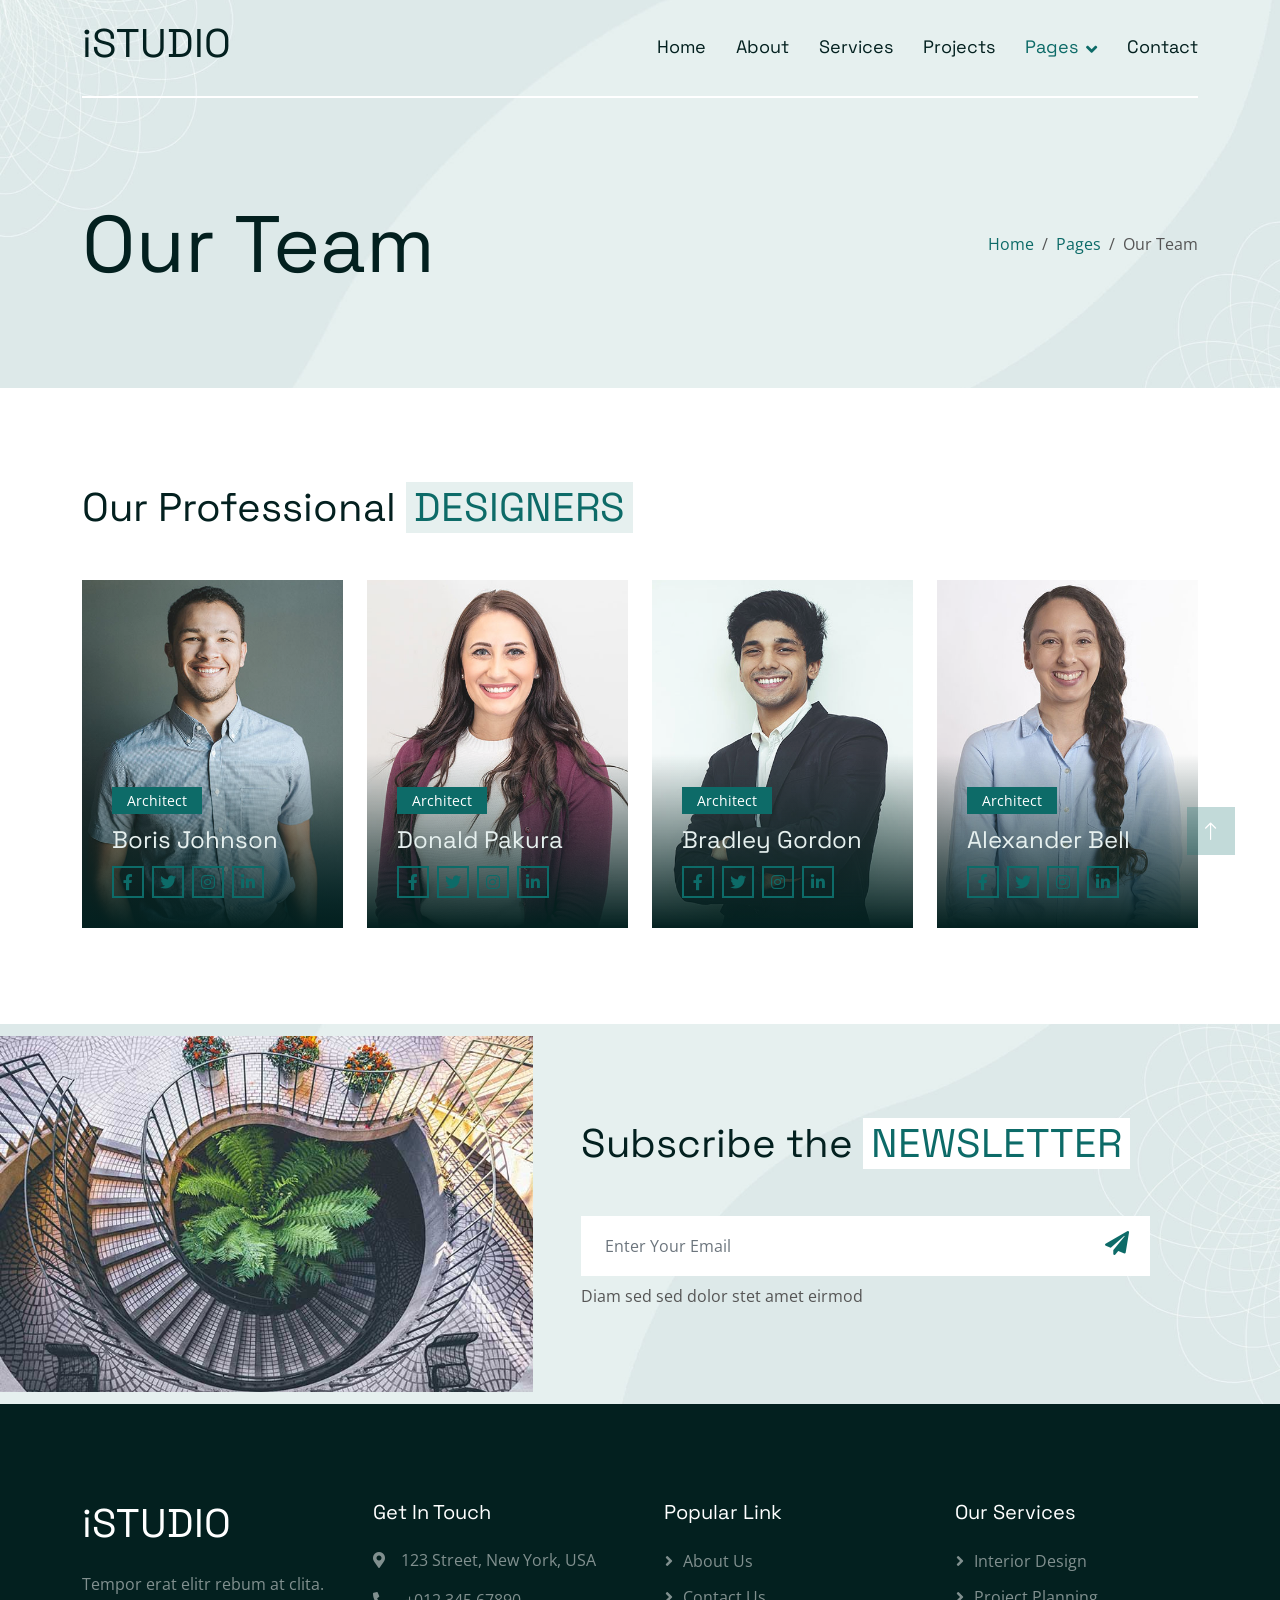
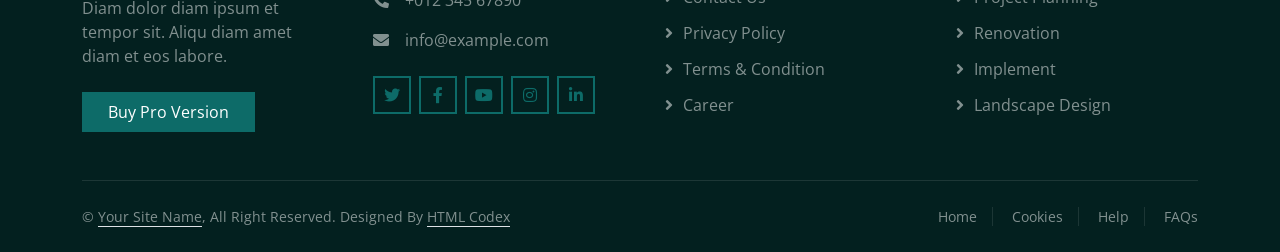
<file: shoot/team.html>
<!DOCTYPE html>
<html lang="en">

<head>
    <meta charset="utf-8">
    <title>iSTUDIO - Interior Design Website Template Free</title>
    <meta content="width=device-width, initial-scale=1.0" name="viewport">
    <meta content="" name="keywords">
    <meta content="" name="description">

    <!-- Favicon -->
    <link href="img/favicon.ico" rel="icon">

    <!-- Google Web Fonts -->
    <link rel="preconnect" href="https://fonts.googleapis.com">
    <link rel="preconnect" href="https://fonts.gstatic.com" crossorigin>
    <link href="https://fonts.googleapis.com/css2?family=Open+Sans&family=Space+Grotesk&display=swap" rel="stylesheet">

    <!-- Icon Font Stylesheet -->
    <link href="https://cdnjs.cloudflare.com/ajax/libs/font-awesome/5.10.0/css/all.min.css" rel="stylesheet">
    <link href="https://cdn.jsdelivr.net/npm/bootstrap-icons@1.4.1/font/bootstrap-icons.css" rel="stylesheet">

    <!-- Libraries Stylesheet -->
    <link href="lib/animate/animate.min.css" rel="stylesheet">
    <link href="lib/owlcarousel/assets/owl.carousel.min.css" rel="stylesheet">

    <!-- Customized Bootstrap Stylesheet -->
    <link href="css/bootstrap.min.css" rel="stylesheet">

    <!-- Template Stylesheet -->
    <link href="css/style.css" rel="stylesheet">
</head>

<body>
    <!-- Spinner Start -->
    <div id="spinner"
        class="show bg-white position-fixed translate-middle w-100 vh-100 top-50 start-50 d-flex align-items-center justify-content-center">
        <div class="spinner-grow text-primary" style="width: 3rem; height: 3rem;" role="status">
            <span class="sr-only">Loading...</span>
        </div>
    </div>
    <!-- Spinner End -->


    <!-- Navbar Start -->
    <div class="container-fluid sticky-top">
        <div class="container">
            <nav class="navbar navbar-expand-lg navbar-light border-bottom border-2 border-white">
                <a href="index.html" class="navbar-brand">
                    <h1>iSTUDIO</h1>
                </a>
                <button type="button" class="navbar-toggler ms-auto me-0" data-bs-toggle="collapse"
                    data-bs-target="#navbarCollapse">
                    <span class="navbar-toggler-icon"></span>
                </button>
                <div class="collapse navbar-collapse" id="navbarCollapse">
                    <div class="navbar-nav ms-auto">
                        <a href="index.html" class="nav-item nav-link">Home</a>
                        <a href="about.html" class="nav-item nav-link">About</a>
                        <a href="service.html" class="nav-item nav-link">Services</a>
                        <a href="project.html" class="nav-item nav-link">Projects</a>
                        <div class="nav-item dropdown">
                            <a href="#" class="nav-link dropdown-toggle active" data-bs-toggle="dropdown">Pages</a>
                            <div class="dropdown-menu bg-light mt-2">
                                <a href="feature.html" class="dropdown-item">Features</a>
                                <a href="team.html" class="dropdown-item active">Our Team</a>
                                <a href="testimonial.html" class="dropdown-item">Testimonial</a>
                                <a href="404.html" class="dropdown-item">404 Page</a>
                            </div>
                        </div>
                        <a href="contact.html" class="nav-item nav-link">Contact</a>
                    </div>
                </div>
            </nav>
        </div>
    </div>
    <!-- Navbar End -->


    <!-- Hero Start -->
    <div class="container-fluid pb-5 bg-primary hero-header">
        <div class="container py-5">
            <div class="row g-3 align-items-center">
                <div class="col-lg-6 text-center text-lg-start">
                    <h1 class="display-1 mb-0 animated slideInLeft">Our Team</h1>
                </div>
                <div class="col-lg-6 animated slideInRight">
                    <nav aria-label="breadcrumb">
                        <ol class="breadcrumb justify-content-center justify-content-lg-end mb-0">
                            <li class="breadcrumb-item"><a class="text-primary" href="#">Home</a></li>
                            <li class="breadcrumb-item"><a class="text-primary" href="#">Pages</a></li>
                            <li class="breadcrumb-item text-secondary active" aria-current="page">Our Team</li>
                        </ol>
                    </nav>
                </div>
            </div>
        </div>
    </div>
    <!-- Hero End -->


    <!-- Team Start -->
    <div class="container-fluid py-5">
        <div class="container py-5">
            <h1 class="mb-5">Our Professional <span class="text-uppercase text-primary bg-light px-2">Designers</span>
            </h1>
            <div class="row g-4">
                <div class="col-md-6 col-lg-3 wow fadeIn" data-wow-delay="0.1s">
                    <div class="team-item position-relative overflow-hidden">
                        <img class="img-fluid w-100" src="img/team-1.jpg" alt="">
                        <div class="team-overlay">
                            <small class="mb-2">Architect</small>
                            <h4 class="lh-base text-light">Boris Johnson</h4>
                            <div class="d-flex justify-content-center">
                                <a class="btn btn-outline-primary btn-sm-square border-2 me-2" href="">
                                    <i class="fab fa-facebook-f"></i>
                                </a>
                                <a class="btn btn-outline-primary btn-sm-square border-2 me-2" href="">
                                    <i class="fab fa-twitter"></i>
                                </a>
                                <a class="btn btn-outline-primary btn-sm-square border-2 me-2" href="">
                                    <i class="fab fa-instagram"></i>
                                </a>
                                <a class="btn btn-outline-primary btn-sm-square border-2 me-2" href="">
                                    <i class="fab fa-linkedin-in"></i>
                                </a>
                            </div>
                        </div>
                    </div>
                </div>
                <div class="col-md-6 col-lg-3 wow fadeIn" data-wow-delay="0.3s">
                    <div class="team-item position-relative overflow-hidden">
                        <img class="img-fluid w-100" src="img/team-2.jpg" alt="">
                        <div class="team-overlay">
                            <small class="mb-2">Architect</small>
                            <h4 class="lh-base text-light">Donald Pakura</h4>
                            <div class="d-flex justify-content-center">
                                <a class="btn btn-outline-primary btn-sm-square border-2 me-2" href="">
                                    <i class="fab fa-facebook-f"></i>
                                </a>
                                <a class="btn btn-outline-primary btn-sm-square border-2 me-2" href="">
                                    <i class="fab fa-twitter"></i>
                                </a>
                                <a class="btn btn-outline-primary btn-sm-square border-2 me-2" href="">
                                    <i class="fab fa-instagram"></i>
                                </a>
                                <a class="btn btn-outline-primary btn-sm-square border-2 me-2" href="">
                                    <i class="fab fa-linkedin-in"></i>
                                </a>
                            </div>
                        </div>
                    </div>
                </div>
                <div class="col-md-6 col-lg-3 wow fadeIn" data-wow-delay="0.5s">
                    <div class="team-item position-relative overflow-hidden">
                        <img class="img-fluid w-100" src="img/team-3.jpg" alt="">
                        <div class="team-overlay">
                            <small class="mb-2">Architect</small>
                            <h4 class="lh-base text-light">Bradley Gordon</h4>
                            <div class="d-flex justify-content-center">
                                <a class="btn btn-outline-primary btn-sm-square border-2 me-2" href="">
                                    <i class="fab fa-facebook-f"></i>
                                </a>
                                <a class="btn btn-outline-primary btn-sm-square border-2 me-2" href="">
                                    <i class="fab fa-twitter"></i>
                                </a>
                                <a class="btn btn-outline-primary btn-sm-square border-2 me-2" href="">
                                    <i class="fab fa-instagram"></i>
                                </a>
                                <a class="btn btn-outline-primary btn-sm-square border-2 me-2" href="">
                                    <i class="fab fa-linkedin-in"></i>
                                </a>
                            </div>
                        </div>
                    </div>
                </div>
                <div class="col-md-6 col-lg-3 wow fadeIn" data-wow-delay="0.7s">
                    <div class="team-item position-relative overflow-hidden">
                        <img class="img-fluid w-100" src="img/team-4.jpg" alt="">
                        <div class="team-overlay">
                            <small class="mb-2">Architect</small>
                            <h4 class="lh-base text-light">Alexander Bell</h4>
                            <div class="d-flex justify-content-center">
                                <a class="btn btn-outline-primary btn-sm-square border-2 me-2" href="">
                                    <i class="fab fa-facebook-f"></i>
                                </a>
                                <a class="btn btn-outline-primary btn-sm-square border-2 me-2" href="">
                                    <i class="fab fa-twitter"></i>
                                </a>
                                <a class="btn btn-outline-primary btn-sm-square border-2 me-2" href="">
                                    <i class="fab fa-instagram"></i>
                                </a>
                                <a class="btn btn-outline-primary btn-sm-square border-2 me-2" href="">
                                    <i class="fab fa-linkedin-in"></i>
                                </a>
                            </div>
                        </div>
                    </div>
                </div>
            </div>
        </div>
    </div>
    <!-- Team End -->


    <!-- Newsletter Start -->
    <div class="container-fluid bg-primary newsletter p-0">
        <div class="container p-0">
            <div class="row g-0 align-items-center">
                <div class="col-md-5 ps-lg-0 text-start wow fadeIn" data-wow-delay="0.2s">
                    <img class="img-fluid w-100" src="img/newsletter.jpg" alt="">
                </div>
                <div class="col-md-7 py-5 newsletter-text wow fadeIn" data-wow-delay="0.5s">
                    <div class="p-5">
                        <h1 class="mb-5">Subscribe the <span class="text-uppercase text-primary bg-white px-2">Newsletter</span></h1>
                        <div class="position-relative w-100 mb-2">
                            <input class="form-control border-0 w-100 ps-4 pe-5" type="text"
                                placeholder="Enter Your Email" style="height: 60px;">
                            <button type="button" class="btn shadow-none position-absolute top-0 end-0 mt-2 me-2"><i
                                    class="fa fa-paper-plane text-primary fs-4"></i></button>
                        </div>
                        <p class="mb-0">Diam sed sed dolor stet amet eirmod</p>
                    </div>
                </div>
            </div>
        </div>
    </div>
    <!-- Newsletter End -->


    <!-- Footer Start -->
    <div class="container-fluid bg-dark text-white-50 footer pt-5">
        <div class="container py-5">
            <div class="row g-5">
                <div class="col-md-6 col-lg-3 wow fadeIn" data-wow-delay="0.1s">
                    <a href="index.html" class="d-inline-block mb-3">
                        <h1 class="text-white">iSTUDIO</h1>
                    </a>
                    <p class="mb-4">Tempor erat elitr rebum at clita. Diam dolor diam ipsum et tempor sit. Aliqu diam amet diam et eos labore.</p>
                    <a class="btn btn-primary border-2 px-4" href="https://htmlcodex.com/downloading/?item=3587">Buy Pro Version</a>
                </div>
                <div class="col-md-6 col-lg-3 wow fadeIn" data-wow-delay="0.3s">
                    <h5 class="text-white mb-4">Get In Touch</h5>
                    <p><i class="fa fa-map-marker-alt me-3"></i>123 Street, New York, USA</p>
                    <p><i class="fa fa-phone-alt me-3"></i>+012 345 67890</p>
                    <p><i class="fa fa-envelope me-3"></i>info@example.com</p>
                    <div class="d-flex pt-2">
                        <a class="btn btn-outline-primary btn-square border-2 me-2" href=""><i class="fab fa-twitter"></i></a>
                        <a class="btn btn-outline-primary btn-square border-2 me-2" href=""><i class="fab fa-facebook-f"></i></a>
                        <a class="btn btn-outline-primary btn-square border-2 me-2" href=""><i class="fab fa-youtube"></i></a>
                        <a class="btn btn-outline-primary btn-square border-2 me-2" href=""><i class="fab fa-instagram"></i></a>
                        <a class="btn btn-outline-primary btn-square border-2 me-2" href=""><i class="fab fa-linkedin-in"></i></a>
                    </div>
                </div>
                <div class="col-md-6 col-lg-3 wow fadeIn" data-wow-delay="0.5s">
                    <h5 class="text-white mb-4">Popular Link</h5>
                    <a class="btn btn-link" href="">About Us</a>
                    <a class="btn btn-link" href="">Contact Us</a>
                    <a class="btn btn-link" href="">Privacy Policy</a>
                    <a class="btn btn-link" href="">Terms & Condition</a>
                    <a class="btn btn-link" href="">Career</a>
                </div>
                <div class="col-md-6 col-lg-3 wow fadeIn" data-wow-delay="0.7s">
                    <h5 class="text-white mb-4">Our Services</h5>
                    <a class="btn btn-link" href="">Interior Design</a>
                    <a class="btn btn-link" href="">Project Planning</a>
                    <a class="btn btn-link" href="">Renovation</a>
                    <a class="btn btn-link" href="">Implement</a>
                    <a class="btn btn-link" href="">Landscape Design</a>
                </div>
            </div>
        </div>
        <div class="container wow fadeIn" data-wow-delay="0.1s">
            <div class="copyright">
                <div class="row">
                    <div class="col-md-6 text-center text-md-start mb-3 mb-md-0">
                        &copy; <a class="border-bottom" href="#">Your Site Name</a>, All Right Reserved.

                        <!--/*** The author’s attribution link must remain intact in the template. ***/-->
                        <!--/*** If you wish to remove this credit link, please purchase the Pro Version . ***/-->
                        Designed By <a class="border-bottom" href="https://htmlcodex.com">HTML Codex</a>
                    </div>
                    <div class="col-md-6 text-center text-md-end">
                        <div class="footer-menu">
                            <a href="">Home</a>
                            <a href="">Cookies</a>
                            <a href="">Help</a>
                            <a href="">FAQs</a>
                        </div>
                    </div>
                </div>
            </div>
        </div>
    </div>
    <!-- Footer End -->


    <!-- Back to Top -->
    <a href="#" class="btn btn-lg btn-primary btn-lg-square back-to-top"><i class="bi bi-arrow-up"></i></a>


    <!-- JavaScript Libraries -->
    <script src="https://ajax.googleapis.com/ajax/libs/jquery/3.6.1/jquery.min.js"></script>
    <script src="https://cdn.jsdelivr.net/npm/bootstrap@5.0.0/dist/js/bootstrap.bundle.min.js"></script>
    <script src="lib/wow/wow.min.js"></script>
    <script src="lib/easing/easing.min.js"></script>
    <script src="lib/waypoints/waypoints.min.js"></script>
    <script src="lib/owlcarousel/owl.carousel.min.js"></script>

    <!-- Template Javascript -->
    <script src="js/main.js"></script>
</body>

</html>
</file>
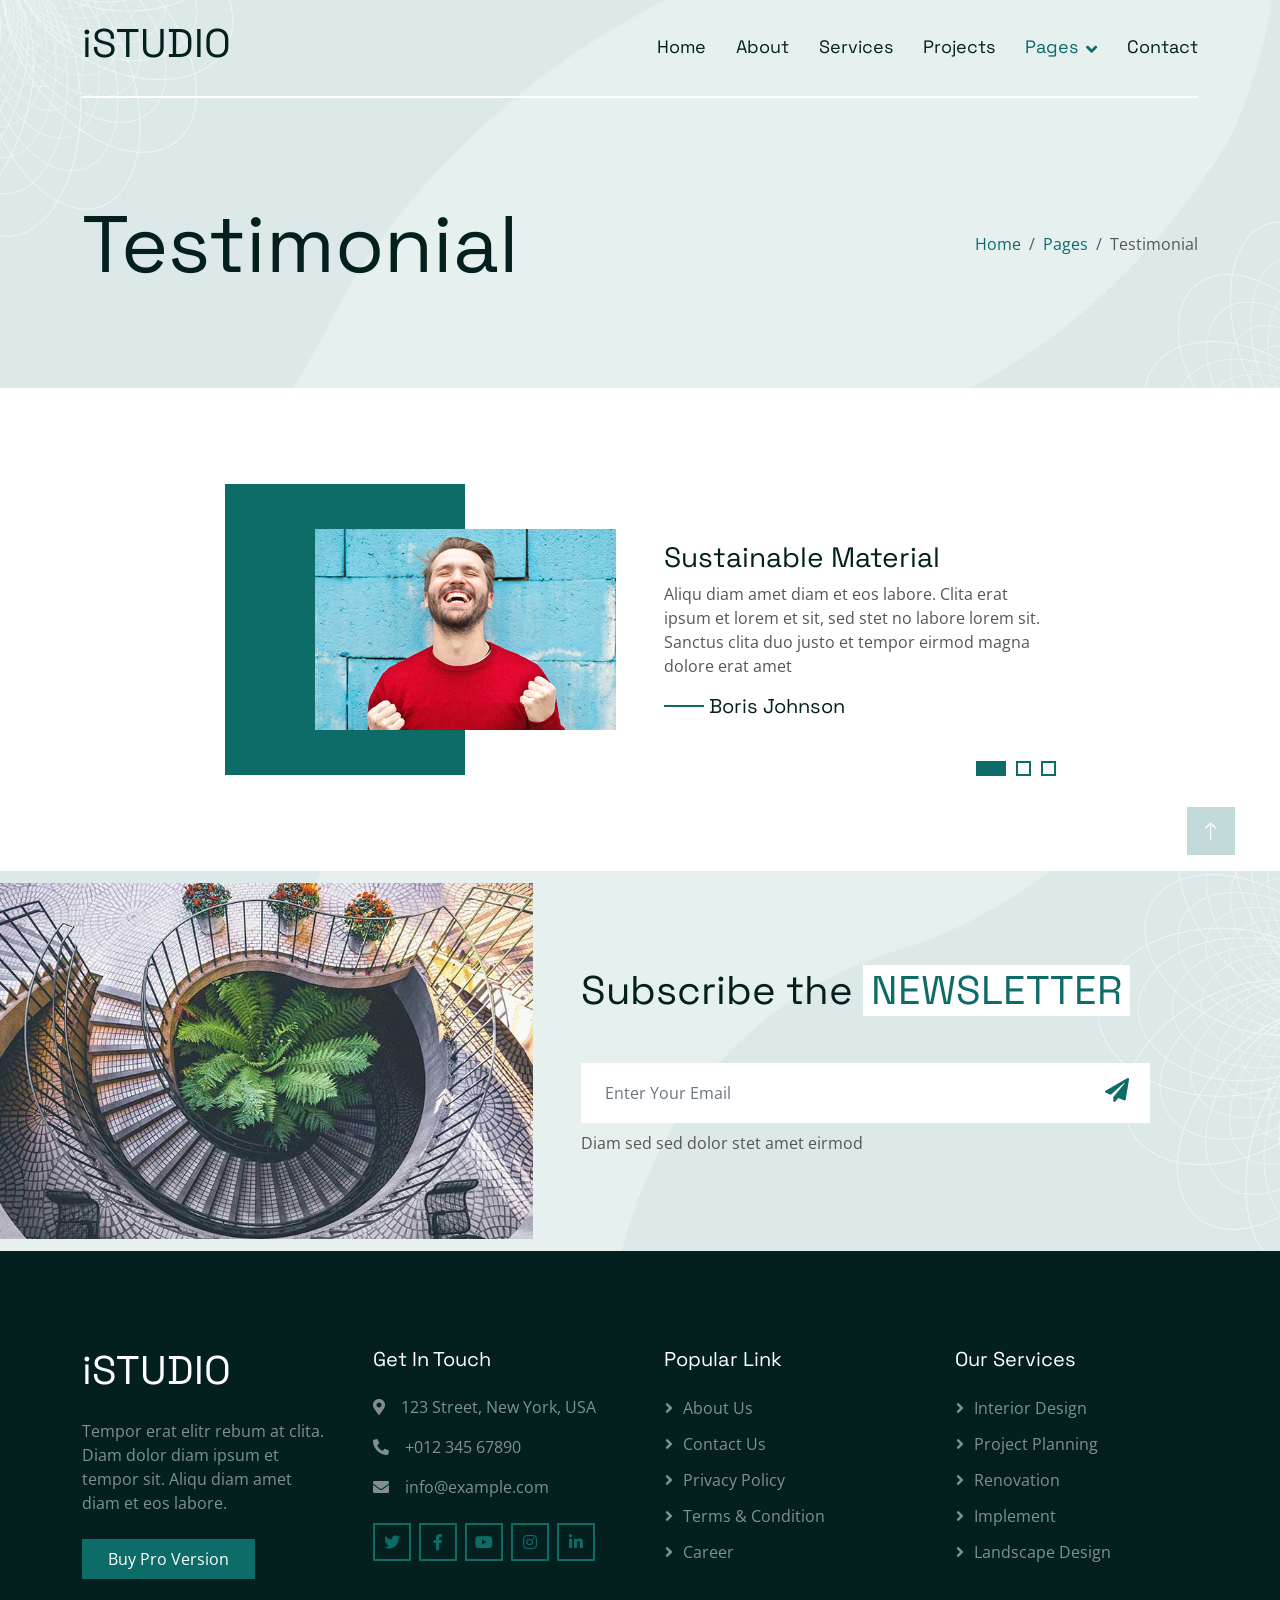
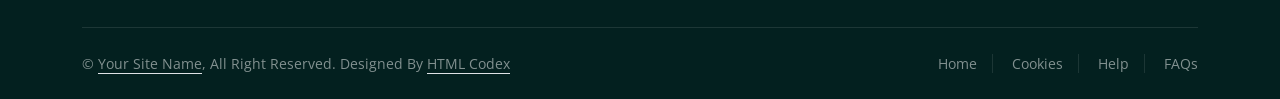
<file: shoot/testimonial.html>
<!DOCTYPE html>
<html lang="en">

<head>
    <meta charset="utf-8">
    <title>iSTUDIO - Interior Design Website Template Free</title>
    <meta content="width=device-width, initial-scale=1.0" name="viewport">
    <meta content="" name="keywords">
    <meta content="" name="description">

    <!-- Favicon -->
    <link href="img/favicon.ico" rel="icon">

    <!-- Google Web Fonts -->
    <link rel="preconnect" href="https://fonts.googleapis.com">
    <link rel="preconnect" href="https://fonts.gstatic.com" crossorigin>
    <link href="https://fonts.googleapis.com/css2?family=Open+Sans&family=Space+Grotesk&display=swap" rel="stylesheet">

    <!-- Icon Font Stylesheet -->
    <link href="https://cdnjs.cloudflare.com/ajax/libs/font-awesome/5.10.0/css/all.min.css" rel="stylesheet">
    <link href="https://cdn.jsdelivr.net/npm/bootstrap-icons@1.4.1/font/bootstrap-icons.css" rel="stylesheet">

    <!-- Libraries Stylesheet -->
    <link href="lib/animate/animate.min.css" rel="stylesheet">
    <link href="lib/owlcarousel/assets/owl.carousel.min.css" rel="stylesheet">

    <!-- Customized Bootstrap Stylesheet -->
    <link href="css/bootstrap.min.css" rel="stylesheet">

    <!-- Template Stylesheet -->
    <link href="css/style.css" rel="stylesheet">
</head>

<body>
    <!-- Spinner Start -->
    <div id="spinner"
        class="show bg-white position-fixed translate-middle w-100 vh-100 top-50 start-50 d-flex align-items-center justify-content-center">
        <div class="spinner-grow text-primary" style="width: 3rem; height: 3rem;" role="status">
            <span class="sr-only">Loading...</span>
        </div>
    </div>
    <!-- Spinner End -->


    <!-- Navbar Start -->
    <div class="container-fluid sticky-top">
        <div class="container">
            <nav class="navbar navbar-expand-lg navbar-light border-bottom border-2 border-white">
                <a href="index.html" class="navbar-brand">
                    <h1>iSTUDIO</h1>
                </a>
                <button type="button" class="navbar-toggler ms-auto me-0" data-bs-toggle="collapse"
                    data-bs-target="#navbarCollapse">
                    <span class="navbar-toggler-icon"></span>
                </button>
                <div class="collapse navbar-collapse" id="navbarCollapse">
                    <div class="navbar-nav ms-auto">
                        <a href="index.html" class="nav-item nav-link">Home</a>
                        <a href="about.html" class="nav-item nav-link">About</a>
                        <a href="service.html" class="nav-item nav-link">Services</a>
                        <a href="project.html" class="nav-item nav-link">Projects</a>
                        <div class="nav-item dropdown">
                            <a href="#" class="nav-link dropdown-toggle active" data-bs-toggle="dropdown">Pages</a>
                            <div class="dropdown-menu bg-light mt-2">
                                <a href="feature.html" class="dropdown-item">Features</a>
                                <a href="team.html" class="dropdown-item">Our Team</a>
                                <a href="testimonial.html" class="dropdown-item active">Testimonial</a>
                                <a href="404.html" class="dropdown-item">404 Page</a>
                            </div>
                        </div>
                        <a href="contact.html" class="nav-item nav-link">Contact</a>
                    </div>
                </div>
            </nav>
        </div>
    </div>
    <!-- Navbar End -->


    <!-- Hero Start -->
    <div class="container-fluid pb-5 bg-primary hero-header">
        <div class="container py-5">
            <div class="row g-3 align-items-center">
                <div class="col-lg-6 text-center text-lg-start">
                    <h1 class="display-1 mb-0 animated slideInLeft">Testimonial</h1>
                </div>
                <div class="col-lg-6 animated slideInRight">
                    <nav aria-label="breadcrumb">
                        <ol class="breadcrumb justify-content-center justify-content-lg-end mb-0">
                            <li class="breadcrumb-item"><a class="text-primary" href="#">Home</a></li>
                            <li class="breadcrumb-item"><a class="text-primary" href="#">Pages</a></li>
                            <li class="breadcrumb-item text-secondary active" aria-current="page">Testimonial</li>
                        </ol>
                    </nav>
                </div>
            </div>
        </div>
    </div>
    <!-- Hero End -->


    <!-- Testimonial Start -->
    <div class="container-xxl py-5">
        <div class="container py-5">
            <div class="row justify-content-center">
                <div class="col-md-12 col-lg-9">
                    <div class="owl-carousel testimonial-carousel wow fadeIn" data-wow-delay="0.2s">
                        <div class="testimonial-item">
                            <div class="row g-5 align-items-center">
                                <div class="col-md-6">
                                    <div class="testimonial-img">
                                        <img class="img-fluid" src="img/testimonial-1.jpg" alt="">
                                    </div>
                                </div>
                                <div class="col-md-6">
                                    <div class="testimonial-text pb-5 pb-md-0">
                                        <h3>Sustainable Material</h3>
                                        <p>Aliqu diam amet diam et eos labore. Clita erat ipsum et lorem et sit, sed
                                            stet no labore lorem sit. Sanctus clita duo justo et tempor eirmod magna
                                            dolore erat
                                            amet</p>
                                        <h5 class="mb-0">Boris Johnson</h5>
                                    </div>
                                </div>
                            </div>
                        </div>
                        <div class="testimonial-item">
                            <div class="row g-5 align-items-center">
                                <div class="col-md-6">
                                    <div class="testimonial-img">
                                        <img class="img-fluid" src="img/testimonial-2.jpg" alt="">
                                    </div>
                                </div>
                                <div class="col-md-6">
                                    <div class="testimonial-text pb-5 pb-md-0">
                                        <h3>Customer Satisfaction</h3>
                                        <p>Clita erat ipsum et lorem et sit, sed
                                            stet no labore lorem sit. Sanctus clita duo justo et tempor eirmod magna
                                            dolore erat
                                            amet</p>
                                        <h5 class="mb-0">Alexander Bell</h5>
                                    </div>
                                </div>
                            </div>
                        </div>
                        <div class="testimonial-item">
                            <div class="row g-5 align-items-center">
                                <div class="col-md-6">
                                    <div class="testimonial-img">
                                        <img class="img-fluid" src="img/testimonial-3.jpg" alt="">
                                    </div>
                                </div>
                                <div class="col-md-6">
                                    <div class="testimonial-text pb-5 pb-md-0">
                                        <h3>Budget Friendly</h3>
                                        <p>Diam amet diam et eos labore. Clita erat ipsum et lorem et sit, sed
                                            stet no labore lorem sit. Sanctus clita duo justo et tempor eirmod magna
                                            dolore erat
                                            amet</p>
                                        <h5 class="mb-0">Bradley Gordon</h5>
                                    </div>
                                </div>
                            </div>
                        </div>
                    </div>
                </div>
            </div>
        </div>
    </div>
    <!-- Testimonial End -->


    <!-- Newsletter Start -->
    <div class="container-fluid bg-primary newsletter p-0">
        <div class="container p-0">
            <div class="row g-0 align-items-center">
                <div class="col-md-5 ps-lg-0 text-start wow fadeIn" data-wow-delay="0.2s">
                    <img class="img-fluid w-100" src="img/newsletter.jpg" alt="">
                </div>
                <div class="col-md-7 py-5 newsletter-text wow fadeIn" data-wow-delay="0.5s">
                    <div class="p-5">
                        <h1 class="mb-5">Subscribe the <span class="text-uppercase text-primary bg-white px-2">Newsletter</span></h1>
                        <div class="position-relative w-100 mb-2">
                            <input class="form-control border-0 w-100 ps-4 pe-5" type="text"
                                placeholder="Enter Your Email" style="height: 60px;">
                            <button type="button" class="btn shadow-none position-absolute top-0 end-0 mt-2 me-2"><i
                                    class="fa fa-paper-plane text-primary fs-4"></i></button>
                        </div>
                        <p class="mb-0">Diam sed sed dolor stet amet eirmod</p>
                    </div>
                </div>
            </div>
        </div>
    </div>
    <!-- Newsletter End -->


    <!-- Footer Start -->
    <div class="container-fluid bg-dark text-white-50 footer pt-5">
        <div class="container py-5">
            <div class="row g-5">
                <div class="col-md-6 col-lg-3 wow fadeIn" data-wow-delay="0.1s">
                    <a href="index.html" class="d-inline-block mb-3">
                        <h1 class="text-white">iSTUDIO</h1>
                    </a>
                    <p class="mb-4">Tempor erat elitr rebum at clita. Diam dolor diam ipsum et tempor sit. Aliqu diam amet diam et eos labore.</p>
                    <a class="btn btn-primary border-2 px-4" href="https://htmlcodex.com/downloading/?item=3587">Buy Pro Version</a>
                </div>
                <div class="col-md-6 col-lg-3 wow fadeIn" data-wow-delay="0.3s">
                    <h5 class="text-white mb-4">Get In Touch</h5>
                    <p><i class="fa fa-map-marker-alt me-3"></i>123 Street, New York, USA</p>
                    <p><i class="fa fa-phone-alt me-3"></i>+012 345 67890</p>
                    <p><i class="fa fa-envelope me-3"></i>info@example.com</p>
                    <div class="d-flex pt-2">
                        <a class="btn btn-outline-primary btn-square border-2 me-2" href=""><i class="fab fa-twitter"></i></a>
                        <a class="btn btn-outline-primary btn-square border-2 me-2" href=""><i class="fab fa-facebook-f"></i></a>
                        <a class="btn btn-outline-primary btn-square border-2 me-2" href=""><i class="fab fa-youtube"></i></a>
                        <a class="btn btn-outline-primary btn-square border-2 me-2" href=""><i class="fab fa-instagram"></i></a>
                        <a class="btn btn-outline-primary btn-square border-2 me-2" href=""><i class="fab fa-linkedin-in"></i></a>
                    </div>
                </div>
                <div class="col-md-6 col-lg-3 wow fadeIn" data-wow-delay="0.5s">
                    <h5 class="text-white mb-4">Popular Link</h5>
                    <a class="btn btn-link" href="">About Us</a>
                    <a class="btn btn-link" href="">Contact Us</a>
                    <a class="btn btn-link" href="">Privacy Policy</a>
                    <a class="btn btn-link" href="">Terms & Condition</a>
                    <a class="btn btn-link" href="">Career</a>
                </div>
                <div class="col-md-6 col-lg-3 wow fadeIn" data-wow-delay="0.7s">
                    <h5 class="text-white mb-4">Our Services</h5>
                    <a class="btn btn-link" href="">Interior Design</a>
                    <a class="btn btn-link" href="">Project Planning</a>
                    <a class="btn btn-link" href="">Renovation</a>
                    <a class="btn btn-link" href="">Implement</a>
                    <a class="btn btn-link" href="">Landscape Design</a>
                </div>
            </div>
        </div>
        <div class="container wow fadeIn" data-wow-delay="0.1s">
            <div class="copyright">
                <div class="row">
                    <div class="col-md-6 text-center text-md-start mb-3 mb-md-0">
                        &copy; <a class="border-bottom" href="#">Your Site Name</a>, All Right Reserved.

                        <!--/*** The author’s attribution link must remain intact in the template. ***/-->
                        <!--/*** If you wish to remove this credit link, please purchase the Pro Version . ***/-->
                        Designed By <a class="border-bottom" href="https://htmlcodex.com">HTML Codex</a>
                    </div>
                    <div class="col-md-6 text-center text-md-end">
                        <div class="footer-menu">
                            <a href="">Home</a>
                            <a href="">Cookies</a>
                            <a href="">Help</a>
                            <a href="">FAQs</a>
                        </div>
                    </div>
                </div>
            </div>
        </div>
    </div>
    <!-- Footer End -->


    <!-- Back to Top -->
    <a href="#" class="btn btn-lg btn-primary btn-lg-square back-to-top"><i class="bi bi-arrow-up"></i></a>


    <!-- JavaScript Libraries -->
    <script src="https://ajax.googleapis.com/ajax/libs/jquery/3.6.1/jquery.min.js"></script>
    <script src="https://cdn.jsdelivr.net/npm/bootstrap@5.0.0/dist/js/bootstrap.bundle.min.js"></script>
    <script src="lib/wow/wow.min.js"></script>
    <script src="lib/easing/easing.min.js"></script>
    <script src="lib/waypoints/waypoints.min.js"></script>
    <script src="lib/owlcarousel/owl.carousel.min.js"></script>

    <!-- Template Javascript -->
    <script src="js/main.js"></script>
</body>

</html>
</file>
<file: shoot/css/style.css>
/********** Template CSS **********/

/*** Spinner ***/
#spinner {
    opacity: 0;
    visibility: hidden;
    transition: opacity .5s ease-out, visibility 0s linear .5s;
    z-index: 99999;
}

#spinner.show {
    transition: opacity .5s ease-out, visibility 0s linear 0s;
    visibility: visible;
    opacity: 1;
}

.back-to-top {
    position: fixed;
    display: none;
    right: 45px;
    bottom: 45px;
    z-index: 99;
}

/*** Button ***/
.btn {
    transition: .5s;
}

.btn-square {
    width: 38px;
    height: 38px;
}

.btn-sm-square {
    width: 32px;
    height: 32px;
}

.btn-lg-square {
    width: 48px;
    height: 48px;
}

.btn-square,
.btn-sm-square,
.btn-lg-square {
    padding: 0;
    display: flex;
    align-items: center;
    justify-content: center;
    font-weight: normal;
}


/*** Navbar ***/
.sticky-top {
    top: -150px;
    transition: .5s;
}

.navbar {
    padding: 15px 0;
    font-family: "Space Grotesk", sans-serif;
    font-size: 18px;
}

.navbar .navbar-nav .nav-link {
    margin-left: 30px;
    padding: 0;
    outline: none;
    color: var(--bs-dark);
}

.navbar .navbar-nav .nav-link:hover,
.navbar .navbar-nav .nav-link.active {
    color: var(--bs-primary)
}

.navbar .dropdown-toggle::after {
    border: none;
    content: "\f107";
    font-family: "Font Awesome 5 Free";
    font-weight: 900;
    vertical-align: middle;
    margin-left: 8px;
}

.navbar .dropdown-menu .dropdown-item:hover,
.navbar .dropdown-menu .dropdown-item.active {
    color: var(--bs-white);
    background: var(--bs-primary);
}

@media (max-width: 991.98px) {
    .navbar .navbar-nav .nav-link  {
        margin-left: 0;
        padding: 10px 0;
    }
}

@media (min-width: 992px) {
    .navbar .nav-item .dropdown-menu {
        display: block;
        border: none;
        margin-top: 0;
        top: 150%;
        opacity: 0;
        visibility: hidden;
        transition: .5s;
    }

    .navbar .nav-item:hover .dropdown-menu {
        top: 100%;
        visibility: visible;
        transition: .5s;
        opacity: 1;
    }
}


/*** Hero Header ***/
.hero-header {
    margin-top: -100px;
    padding-top: 150px;
    background: url(../img/hero-bg.jpg) top center no-repeat;
    background-size: cover;
}

.hero-header .breadcrumb-item+.breadcrumb-item::before {
    color: var(--light);
}

.header-carousel {
    position: relative;
    padding: 45px 90px 45px 0;
}

.header-carousel::before {
    position: absolute;
    content: "";
    top: 0;
    right: 0;
    width: calc(50% + 45px);
    height: 100%;
    background: var(--bs-primary);
    z-index: -1;
}

.header-carousel .owl-dots {
    position: absolute;
    top: 50%;
    right: 38px;
    transform: translateY(-50%);
    display: flex;
    flex-direction: column;
    align-items: center;
    justify-content: center;
}

.header-carousel .owl-dot {
    position: relative;
    display: inline-block;
    margin: 5px 0;
    width: 15px;
    height: 15px;
    border: 2px solid var(--bs-white);
    transition: .5s;
}

.header-carousel .owl-dot.active {
    height: 30px;
    background: var(--bs-white);
}


/*** About ***/
.about-img {
    position: relative;
    overflow: hidden;
}

.about-img::after {
    position: absolute;
    content: "";
    width: 100%;
    height: 100%;
    top: 0;
    left: 0;
    background: url(../img/bg-about-img.png) top left no-repeat;
    background-size: contain;
}


/*** Project ***/
.project-item img {
    transition: .5s;
}
  
.project-item:hover img {
    transform: scale(1.2);
}
  
.project-overlay {
    position: absolute;
    padding: 25px;
    width: 100%;
    height: 100%;
    top: 0;
    left: 0;
    display: flex;
    flex-direction: column;
    align-items: flex-start;
    justify-content: flex-end;
    background: linear-gradient(rgba(255, 255, 255, .1) 50%, var(--bs-dark));
    z-index: 1;
}


/*** Service ***/
.service-item {
    position: relative;
    padding: 30px 25px;
    transition: .5s;
}

.service-item.bg-primary:hover {
    background: var(--bs-light) !important;
}

.service-item.bg-primary p {
    color: var(--bs-light);
    transition: .5s;
}

.service-item.bg-primary:hover p {
    color: var(--bs-secondary);
}

.service-item.bg-light:hover {
    background: var(--bs-primary) !important;
}

.service-item.bg-light p {
    color: var(--bs-secondary);
    transition: .5s;
}

.service-item.bg-light:hover p {
    color: var(--bs-light);
}


.service-item .service-img h3 {
    position: absolute;
    top: 0;
    left: 0;
    padding: 0 12px 7px 0;
}

.service-item.bg-primary .service-img h3 {
    background: var(--bs-primary);
    color: var(--bs-white);
    transition: .5s;
}

.service-item.bg-primary:hover .service-img h3 {
    background: var(--bs-light);
    color: var(--bs-dark);
}

.service-item.bg-light .service-img h3 {
    background: var(--bs-light);
    color: var(--bs-dark);
    transition: .5s;
}

.service-item.bg-light:hover .service-img h3 {
    background: var(--bs-primary);
    color: var(--bs-white);
}


/*** Our Team ***/
.team-item img {
    transition: .5s;
}
  
.team-item:hover img {
    transform: scale(1.2);
}
  
.team-overlay {
    position: absolute;
    padding: 30px;
    width: 100%;
    height: 100%;
    top: 0;
    left: 0;
    display: flex;
    flex-direction: column;
    align-items: flex-start;
    justify-content: flex-end;
    background: linear-gradient(rgba(255, 255, 255, .1) 50%, var(--bs-dark));
    z-index: 1;
}

.team-overlay small {
    display: inline-block;
    padding: 3px 15px;
    color: var(--bs-white);
    background: var(--bs-primary);
}


/*** Testimonial ***/
.testimonial-img {
    position: relative;
    padding: 45px 0 45px 90px;
}

.testimonial-img::before {
    position: absolute;
    content: "";
    top: 0;
    left: 0;
    width: calc(50% + 45px);
    height: 100%;
    background: var(--bs-primary);
    z-index: -1;
}

.testimonial-text h5 {
    position: relative;
    padding-left: 45px;
}

.testimonial-text h5::before {
    position: absolute;
    content: "";
    top: 50%;
    left: 0;
    transform: translateY(-50%);
    width: 40px;
    height: 2px;
    background: var(--bs-primary);
}

.testimonial-carousel .owl-dots {
    position: absolute;
    height: 17px;
    bottom: 0;
    right: 0;
    left: auto;
}

.testimonial-carousel .owl-dot {
    position: relative;
    display: inline-block;
    margin-left: 10px;
    width: 15px;
    height: 15px;
    background: var(--bs-white);
    border: 2px solid var(--bs-primary);
    transition: .5s;
}

.testimonial-carousel .owl-dot.active {
    width: 30px;
    background: var(--bs-primary);
}

@media (max-width: 768px) {
    .testimonial-carousel .owl-dots {
        left: 0;
        right: auto;
    }

    .testimonial-carousel .owl-dot {
        margin-right: 10px;
        margin-left: 0;
    }
}


/*** Newsletter ***/
.newsletter {
    background: url(../img/hero-bg.jpg) bottom right no-repeat;
    background-size: cover;
}

@media (min-width: 992px) {
    .newsletter .container {
        max-width: 100% !important;
    }

    .newsletter .newsletter-text  {
        padding-right: calc(((100% - 960px) / 2) + .75rem);
    }
}

@media (min-width: 1200px) {
    .newsletter .newsletter-text  {
        padding-right: calc(((100% - 1140px) / 2) + .75rem);
    }
}

@media (min-width: 1400px) {
    .newsletter .newsletter-text  {
        padding-right: calc(((100% - 1320px) / 2) + .75rem);
    }
}


/*** Footer ***/
.footer .btn.btn-link {
    display: block;
    margin-bottom: 10px;
    padding: 0;
    text-align: left;
    color: rgba(255,255,255,.5);
    font-weight: normal;
    transition: .3s;
}

.footer .btn.btn-link:hover {
    color: var(--bs-white);
    letter-spacing: 1px;
    box-shadow: none;
}

.footer .btn.btn-link::before {
    position: relative;
    content: "\f105";
    font-family: "Font Awesome 5 Free";
    font-weight: 900;
    margin-right: 10px;
}

.footer .copyright {
    padding: 25px 0;
    font-size: 14px;
    border-top: 1px solid rgba(256, 256, 256, .1);
}

.footer .copyright a {
    color: rgba(255,255,255,.5);
}

.footer .copyright a:hover {
    color: var(--bs-white);
}

.footer .footer-menu a {
    margin-right: 15px;
    padding-right: 15px;
    border-right: 1px solid rgba(255, 255, 255, .1);
}

.footer .footer-menu a:last-child {
    margin-right: 0;
    padding-right: 0;
    border-right: none;
}
</file>
<file: studio/css/style.css>
/********** Template CSS **********/
:root {
  --primary: #d00000;
  --secondary: #191c24;
  --light: #6c7293;
  --dark: #000000;
}

.text-style{
  font-family: 'Arvo', serif;
  font-family: 'Concert One', sans-serif;
  font-family: 'Poppins', sans-serif;
  font-family: 'Tilt Warp', sans-serif;
}

.back-to-top {
  position: fixed;
  display: none;
  right: 45px;
  bottom: 45px;
  z-index: 99;
}

/*** Spinner ***/
#spinner {
  opacity: 0;
  visibility: hidden;
  transition: opacity 0.5s ease-out, visibility 0s linear 0.5s;
  z-index: 99999;
}

#spinner.show {
  transition: opacity 0.5s ease-out, visibility 0s linear 0s;
  visibility: visible;
  opacity: 1;
}

/*** Button ***/
.btn {
  font-weight: 500;
  transition: 0.5s;
}

.btn-square {
  width: 38px;
  height: 38px;
}

.btn-sm-square {
  width: 32px;
  height: 32px;
}

.btn-lg-square {
  width: 48px;
  height: 48px;
}

.btn-square,
.btn-sm-square,
.btn-lg-square {
  padding: 0;
  display: flex;
  align-items: center;
  justify-content: center;
  font-weight: normal;
}

/*** Navbar ***/
.navbar{
  height: 100px;
}

.navbar .dropdown-toggle::after {
  border: none;
  content: "\f107";
  font-family: "Font Awesome 5 Free";
  font-weight: 900;
  vertical-align: middle;
  margin-left: 8px;
}

.navbar .navbar-nav .nav-link {
  margin-right: 30px;
  padding: 40px 0;
  color: var(--light);
  font-family: "Oswald", sans-serif;
  font-size: 18px;
  font-weight: 600;
  text-transform: uppercase;
  outline: none;
}

.navbar .navbar-nav .nav-link:hover,
.navbar .navbar-nav .nav-link.active {
  color: var(--primary);
}

.navbar.sticky-top {
  top: -100px;
  transition: 0.5s;
}

@media (max-width: 991.98px) {
  .navbar .navbar-nav .nav-link,
  .navbar.shadow-sm .navbar-nav .nav-link {
    margin-right: 0;
    padding: 10px 0;
  }

  .navbar .navbar-nav {
    margin-top: 8px;
    border-top: 1px solid var(--light);
  }
}

@media (min-width: 992px) {
  .navbar.shadow-sm .navbar-nav .nav-link {
    padding: 20px 0;
  }

  .navbar .nav-item .dropdown-menu {
    display: block;
    border: none;
    margin-top: 0;
    top: 150%;
    opacity: 0;
    visibility: hidden;
    transition: 0.5s;
  }

  .navbar .nav-item:hover .dropdown-menu {
    top: 100%;
    visibility: visible;
    transition: 0.5s;
    opacity: 1;
  }
}

/*** Header ***/
.btn-play {
  position: relative;
  display: block;
  box-sizing: content-box;
  width: 16px;
  height: 26px;
  border-radius: 100%;
  border: none;
  outline: none !important;
  padding: 18px 20px 20px 28px;
  background: #b30000;
}

.btn-play:before {
  content: "";
  position: absolute;
  z-index: 0;
  left: 50%;
  top: 50%;
  transform: translateX(-50%) translateY(-50%);
  display: block;
  width: 60px;
  height: 60px;
  background: #b30000;
  border-radius: 100%;
  animation: pulse-border 1500ms ease-out infinite;
}

.btn-play:after {
  content: "";
  position: absolute;
  z-index: 1;
  left: 50%;
  top: 50%;
  transform: translateX(-50%) translateY(-50%);
  display: block;
  width: 60px;
  height: 60px;
  background: #b30000;
  border-radius: 100%;
  transition: all 200ms;
}

.btn-play span {
  display: block;
  position: relative;
  z-index: 3;
  width: 0;
  height: 0;
  left: -1px;
  border-left: 16px solid #ffffff;
  border-top: 11px solid transparent;
  border-bottom: 11px solid transparent;
}

@keyframes pulse-border {
  0% {
    transform: translateX(-50%) translateY(-50%) translateZ(0) scale(1);
    opacity: 1;
  }

  100% {
    transform: translateX(-50%) translateY(-50%) translateZ(0) scale(2);
    opacity: 0;
  }
}

.modal-video .modal-dialog {
  position: relative;
  max-width: 800px;
  margin: 60px auto 0 auto;
}

.modal-video .modal-body {
  position: relative;
  padding: 0px;
}

.modal-video .close {
  position: absolute;
  width: 30px;
  height: 30px;
  right: 0px;
  top: -30px;
  z-index: 999;
  font-size: 30px;
  font-weight: normal;
  color: #ffffff;
  background: #000000;
  opacity: 1;
}

.hero-header .breadcrumb-item + .breadcrumb-item::before {
  color: var(--secondary);
}

/* logo */
.logo {
  margin-right: 15px;
  margin-left: 15px;
}

.bg-light-2 {
  background: rgba(0, 0, 0, 0.493);
}
/*** Header ***/
.carousel-caption {
  top: 0;
  left: 0;
  right: 0;
  bottom: 0;
  background: rgba(0, 0, 0, 0.85);
  z-index: 1;
}

.carousel-control-prev,
.carousel-control-next {
  width: 10%;
}

.carousel-control-prev-icon,
.carousel-control-next-icon {
  width: 3rem;
  height: 3rem;
}

@media (max-width: 768px) {
  #header-carousel .carousel-item {
    position: relative;
    min-height: 450px;
  }

  #header-carousel .carousel-item img {
    position: absolute;
    width: 100%;
    height: 100%;
    object-fit: cover;
  }
}

.page-header {
  background: linear-gradient(rgba(0, 0, 0, 0.85), rgba(0, 0, 0, 0.85)),
    url(../img/t-bg.jpg) center center no-repeat;
  background-size: cover;
}

.contact-page-header {
  background: linear-gradient(rgba(0, 0, 0, 0.85), rgba(0, 0, 0, 0.85)),
    url(../img/c-bg.jpg) center center no-repeat;
  background-size: cover;
}
.breadcrumb-item + .breadcrumb-item::before {
  color: var(--light);
}

/* Films */

.omega-bg{
  background: linear-gradient(rgba(0, 0, 0, 0.85), rgba(0, 0, 0, 0.85)),
  url(../img/omega-bg.jpg) center center no-repeat;
background-size: cover;
 }

 .omega-g-1{
  background-image: url("../img/OMEGA/6.jpg");
  height: 175px;
  background-repeat: no-repeat;
  background-size: 100%;
  position: relative;
 }

 .omega-g-2{
  background-image: url("../img/OMEGA/11.jpg");
  height: 175px;
  background-repeat: no-repeat;
  background-size: 100%;
  position: relative;
 }

 .omega-g-3{
  background-image: url("../img/OMEGA/10.jpg");
  height: 175px;
  background-repeat: no-repeat;
  background-size: 100%;
  position: relative;
 }

 .omega-g-4{
  background-image: url("../img/OMEGA/7.jpg");
  height: 175px;
  background-repeat: no-repeat;
  background-size: 100%;
  position: relative;
 }

 .GPS-bg{
  background: linear-gradient(rgba(0, 0, 0, 0.85), rgba(0, 0, 0, 0.85)),
  url(../img/GPS-bg.jpg) center center no-repeat;
background-size: cover;
 }

 .short-bg{
  background: linear-gradient(rgba(0, 0, 0, 0.85), rgba(0, 0, 0, 0.85)),
  url(../img/s-bg.jpg) center center no-repeat;
background-size: cover;
 }
.our-films {
  background-image: url("../img/bg/2.jpg");

  background-repeat: no-repeat;
  background-size: 100%;
  position: relative;
  /* padding-top: 100px; */
}

.GPS-films {
  background-image: url("../img/bg/3.jpg");
  height:auto;
  background-repeat: no-repeat;
  background-size: 100%;
  position: relative;
  /* padding-top: 100px; */
}

/*** Visual Arts ***/
.film-1 {
  width: 200px;
  height: 200px;
  padding: 30px;
  display: flex;
  flex-direction: column;
  justify-content: center;
  text-align: center;
  background: #00000073;
  background: linear-gradient(rgba(0, 0, 0, 0.445), rgba(0, 0, 0, 0.507)),
  url(../img/short-film/3.jpg) center center no-repeat;
background-size: cover;
  box-shadow: 0 0 45px rgba(0, 0, 0, 0.08);
  transition: 0.5s;
}

.film-2 {
  width: 200px;
  height: 200px;
  padding: 30px;
  display: flex;
  flex-direction: column;
  justify-content: center;
  text-align: center;
  background: #00000073;
  background: linear-gradient(rgba(0, 0, 0, 0.445), rgba(0, 0, 0, 0.507)),
  url(../img/short-film/1.jpg) center center no-repeat;
background-size: cover;
  box-shadow: 0 0 45px rgba(0, 0, 0, 0.08);
  transition: 0.5s;
}

.film-3 {
  width: 200px;
  height: 200px;
  padding: 30px;
  display: flex;
  flex-direction: column;
  justify-content: center;
  text-align: center;
  background: #00000073;
  background: linear-gradient(rgba(0, 0, 0, 0.445), rgba(0, 0, 0, 0.507)),
  url(../img/short-film/2.jpg) center center no-repeat;
background-size: cover;
  box-shadow: 0 0 45px rgba(0, 0, 0, 0.08);
  transition: 0.5s;
}

.service-item:hover {
  background: var(--primary);
}

.service-item .service-icon {
  margin: 0 auto 10px auto;
  width: 65px;
  height: 65px;
  transition: 0.5s;
}

.service-item i,
.service-item h5,
.service-item p {
  transition: 0.5s;
}

.service-item:hover i,
.service-item:hover h5,
.service-item:hover p {
  color: #ffffff !important;
}

/* Film page */
.film-page {
  background: linear-gradient(rgba(0, 0, 0, 0.85), rgba(0, 0, 0, 0.85)),
    url(../img/f-bg.jpg) center center no-repeat;
  background-size: cover;
}

.photo-d{
  background-color: #EB1616;
  height: 500px;
  width: 500px;
}
.Product {
  background-image: url("../img/prod/6.jpg");
  height: 300px;
  background-repeat: no-repeat;
  background-size: 100%;
  position: relative;
}
.Product-1 {
  background-image: url("../img/prod/2.jpg");
  height: 300px;
  background-repeat: no-repeat;
  background-size: 100%;
  position: relative;
}
.Product-2 {
  background-image: url("../img/prod/5.jpg");
  height: 300px;
  background-repeat: no-repeat;
  background-size: 100%;
  position: relative;
}
.Product-3 {
  background-image: url("../img/prod/4.jpg");
  height: 300px;
  background-repeat: no-repeat;
  background-size: 100%;
  position: relative;
}

.Product-item {
  padding: 30px;
  display: flex;
  height: 300px;
  flex-direction: column;
  justify-content: center;
  text-align: center;
  background: #00000073;
  box-shadow: 0 0 45px rgba(0, 0, 0, 0.08);
  transition: 0.5s;
}

.border {
  border: 1px solid #6c7293 !important;
  height: 100px;
  width: 100px;
}

.Product-item:hover {
  background: var(--primary);
}

.Product-item .Product-icon {
  margin: 0 auto 0px auto;

  transition: 0.5s;
}

.Product-item i,
.Product-item h5,
.Product-item p {
  transition: 0.5s;
}

.Product-item:hover i,
.Product-item:hover h5,
.Product-item:hover p {
  color: #ffffff !important;
}

/*** Team ***/
.team-img::after {
  position: absolute;
  content: "";
  width: 0;
  height: 0;
  bottom: 0px;
  left: 50%;
  transform: translateX(-50%);
  border: 30px solid;
  /* background-color: #000000; */
  border-color: transparent transparent #000000 transparent;
}

@media (min-width: 576px) {
  .flex-sm-row .team-img::after,
  .flex-lg-row-reverse .team-img::after {
    top: 50%;
    right: 0;
    bottom: auto;
    left: auto;
    transform: translateY(-50%);
    border-color: transparent #000000 transparent transparent;
  }
}

@media (min-width: 576px) and (max-width: 991.98px) {
  .flex-sm-row-reverse .team-img::after {
    top: 50%;
    right: auto;
    bottom: auto;
    left: 0;
    transform: translateY(-50%);
    border-color: transparent transparent transparent #000000;
  }
}

@media (min-width: 992px) {
  .flex-lg-row-reverse .team-img::after,
  .flex-sm-row-reverse .team-img::after {
    top: 50%;
    right: auto;
    bottom: auto;
    left: 0;
    transform: translateY(-50%);
    border-color: transparent transparent transparent #000000;
  }

  .flex-sm-row-reverse.flex-lg-row .team-img::after {
    top: 50%;
    right: 0;
    bottom: auto;
    left: auto;
    transform: translateY(-50%);
    border-color: transparent #000000 transparent transparent;
  }
}

/* Service */
/*** Testimonial ***/
.testimonial-item {
  position: relative;
  text-align: center;
  padding-top: 30px;
}

.testimonial-item .testimonial-text {
  position: relative;
  text-align: center;
}

.testimonial-item .testimonial-text .btn-square {
  position: absolute;
  width: 60px;
  height: 60px;
  top: -30px;
  left: 50%;
  transform: translateX(-50%);
}

.testimonial-item .testimonial-text::before {
  position: absolute;
  content: "";
  bottom: -60px;
  left: 50%;
  transform: translateX(-50%);
  border: 30px solid;
  border-color: var(--light) transparent transparent transparent;
}

.testimonial-item .testimonial-text::after {
  position: absolute;
  content: "";
  bottom: -59px;
  left: 50%;
  transform: translateX(-50%);
  border: 30px solid;
  border-color: #ffffff transparent transparent transparent;
}

.testimonial-carousel .owl-item img {
  margin: 0 auto;
  width: 100px;
  height: 100px;
}

.testimonial-carousel .owl-dots {
  margin-top: 25px;
  display: flex;
  align-items: flex-end;
  justify-content: center;
}

.testimonial-carousel .owl-dot {
  position: relative;
  display: inline-block;
  margin: 0 5px;
  width: 30px;
  height: 30px;
  border: 1px solid var(--light);
  border-radius: 30px;
  transition: 0.5s;
}

.testimonial-carousel .owl-dot::after {
  position: absolute;
  content: "";
  width: 16px;
  height: 16px;
  top: 6px;
  left: 6px;
  border-radius: 16px;
  background: var(--light);
  transition: 0.5s;
}

.testimonial-carousel .owl-dot.active {
  border-color: var(--primary);
}

.testimonial-carousel .owl-dot.active::after {
  background: var(--primary);
}

.doc-about{
  /* background-image: url("../img/bg/1.jpg"); */
  height: 500px;
  background-repeat: no-repeat;
  background-size: 100%;
  position: relative;
  background: linear-gradient(rgba(0, 0, 0, 0.85), rgba(0, 0, 0, 0.85)),
  url(../img/f-bg.jpg) center center no-repeat;
background-size: cover;
}
/*** Animal ***/
.animal-item {
  position: relative;
  display: block;
}
 .head{
  font-size: x-large;
  /* font: 1em sans-serif; */
  font-family:initial;
 }

 /* about */
 .about-bg{
  background: linear-gradient(rgba(0, 0, 0, 0.85), rgba(0, 0, 0, 0.85)),
  url(../img/c-bg.jpg) center center no-repeat;
background-size: cover;
 }

 .gym-class-box{
  padding: 20px; 
  height: 300px;
 }

.animal-item .animal-text {
  position: absolute;
  width: 100%;
  height: 100%;
  top: 0;
  left: 0;
  background: rgba(0, 0, 0, .7);
  display: flex;
  flex-direction: column;
  justify-content: flex-end;
  padding-bottom: 100px !important;
  opacity: 0;
  transition: .5s;
}

.animal-item:hover .animal-text {
  opacity: 1;
  padding-bottom: 20px !important;
} 

/*** Footer ***/
.footer-bg{
  height: 0px; 
  background-color: var(--light);
}
.footer .btn.btn-link {
  display: block;
  margin-bottom: 5px;
  padding: 0;
  text-align: left;
  color: var(--light);
  font-size: 15px;
  font-weight: normal;
  text-transform: capitalize;
  transition: 0.3s;
}

.footer .btn.btn-link::before {
  position: relative;
  content: "\f105";
  font-family: "Font Awesome 5 Free";
  font-weight: 900;
  margin-right: 10px;
}

.footer .btn.btn-link:hover {
  color: var(--primary);
  letter-spacing: 1px;
  box-shadow: none;
}

.footer .copyright {
  padding: 1.5rem;
  font-size: 15px;
  background: var(--dark);
}

.footer .copyright a {
  color: var(--light);
}

.footer .copyright a:hover {
  color: var(--primary);
}

/* time line */
.main-timeline{
  font-family: 'Sanchez', serif;
  position: relative;
}
.main-timeline:before{
  content: '';
  height: 100%;
  width: 2px;
  border: 3px dashed #999;
  transform: translateX(-50%);
  position: absolute;
  left: 50%;
  top: 0;
}
.main-timeline:after{
  content: '';
  display: block;
  clear: both;
}
.main-timeline .timeline{
  width: 50.05%;
  display:inline-block;
  float: left;
  position: relative;
  z-index: 1;
}
.main-timeline .timeline:before,
.main-timeline .timeline:after{
  content: '';
  background-color: #EB1616;
  height: 25px;
  width: 25px;
  border-radius: 50%;
  transform: translateY(-50%);
  position: absolute;
  top: 50%;
  right: -12px;
}
.main-timeline .timeline:after{
  height: 17px;
  width: 150px;
  border-radius: 0;
  right: 0;
}
.main-timeline .timeline-content{
  text-align: right;
  min-height: 155px;
  padding: 20px 230px 15px 12px;
  display:block;
}
.main-timeline .timeline-content:hover{ text-decoration: none; }
.main-timeline .timeline-year{
  color: #EB1616;
  background-color: #fff;
  font-size: 35px;
  font-weight: 600;
  text-align: center;
  line-height: 100px;
  height: 120px;
  width: 120px;
  border: 10px solid #EB1616;
  transform: translateY(-50%);
  position: absolute;
  right: 100px;
  top: 50%;
  z-index: 1;
}
.main-timeline .title{
  color: #EB1616;
  font-size: 22px;
  font-weight: 600;
  text-transform: capitalize;
  letter-spacing: 1px;
  margin: 0 0 5px;
}
.main-timeline .description{
  color: #101010;
  font-size: 15px;
  letter-spacing: 1px;
  margin: 0;
}
.main-timeline .timeline:nth-child(even){ float: right; }
.main-timeline .timeline:nth-child(even):before{
  right: auto;
  left: -12px;
}
.main-timeline .timeline:nth-child(even):after{
  right: auto;
  left: 0;
}
.main-timeline .timeline:nth-child(even) .timeline-content{
  padding: 20px 12px 15px 230px;
  text-align: left;
}
.main-timeline .timeline:nth-child(even) .timeline-year{
  right: auto;
  left: 100px;
}
.main-timeline .timeline:nth-child(5n+2):before,
.main-timeline .timeline:nth-child(5n+2):after{
  background-color: #EB1616;
}
.main-timeline .timeline:nth-child(5n+2) .timeline-year{
  color: #EB1616;
  border-color: #EB1616;
}
.main-timeline .timeline:nth-child(5n+2) .title{ color: #EB1616; }
.main-timeline .timeline:nth-child(5n+3):before,
.main-timeline .timeline:nth-child(5n+3):after{
  background-color: #EB1616;
}
.main-timeline .timeline:nth-child(5n+3) .timeline-year{
  color: #EB1616;
  border-color: #EB1616;
}
.main-timeline .timeline:nth-child(5n+3) .title{ color: #EB1616; }
.main-timeline .timeline:nth-child(5n+4):before,
.main-timeline .timeline:nth-child(5n+4):after{
  background-color: #EB1616;
}
.main-timeline .timeline:nth-child(5n+4) .timeline-year{
  color: #EB1616;
  border-color: #EB1616;
}
.main-timeline .timeline:nth-child(5n+4) .title{ color: #EB1616; }
@media screen and (max-width:990px){
  .main-timeline .timeline-year{ right: 30px; }
  .main-timeline .timeline-content{ padding: 15px 160px 15px 15px; }
  .main-timeline .timeline:nth-child(even) .timeline-year{ left: 30px; }
  .main-timeline .timeline:nth-child(even) .timeline-content{ padding: 15px 15px 15px 160px; }
}
@media screen and (max-width:767px){
  .main-timeline:before{
      transform: translateX(0);
      left: -3px;
  }
  .main-timeline .timeline{
      width: 100%;
      margin-bottom: 20px;
  }
  .main-timeline .timeline:before,
  .main-timeline .timeline:after,
  .main-timeline .timeline:nth-child(even):before,
  .main-timeline .timeline:nth-child(even):after{
      transform: translateY(0);
      top: 14px;
  }

  .main-timeline .timeline:before,
  .main-timeline .timeline:after{
      right: auto;
      left: -12px;
  }
  .main-timeline .timeline:after{ left: 0; }
  .main-timeline .timeline:after,
  .main-timeline .timeline:nth-child(even):after{
      width: 50px;
      top: 17px;
  }
  .main-timeline .timeline .timeline-content,
  .main-timeline .timeline:nth-child(even) .timeline-content{
      text-align: left;
      padding: 70px 10px 10px 20px;
  }
  .main-timeline .timeline .timeline-year,
  .main-timeline .timeline:nth-child(even) .timeline-year{
      line-height: 40px;
      height: 50px;
      width: 120px;
      border-width: 5px;
      transform: translateY(0);
      top: 0;
      left: 45px;
  }
}
/* workshop slider */

.container{
    margin-top:100px;
    margin-bottom:100px;
}

.carousel-inner img {
    width: 100%;
    height: 100%;
}

#custCarousel .carousel-indicators {
  position: static;
  margin-top:20px;
}

#custCarousel .carousel-indicators > li {
width:100px;
}

#custCarousel .carousel-indicators li img {
  display: block;
  opacity: 0.5;
}

#custCarousel .carousel-indicators li.active img {
  opacity: 1;
}

#custCarousel .carousel-indicators li:hover img {
  opacity: 0.75;
}

.carousel-item img{
  width:50%;
}

/*** Gallery Start ***/
.gallery .gallery-item {
  position: relative;
  overflow: hidden;
  border-radius: 10px;
}

.gallery .gallery-item img {
  min-height: 300px;
  object-fit: cover;
}

.gallery .gallery-item .gallery-content {
  position: absolute;
  width: 100%;
  height: 100%;
  bottom: 0;
  left: 0;
  padding: 15px;
  background: rgba(0, 0, 0, 0.3);
  border-radius: 10px;
  display: flex;
  flex-direction: column;
  justify-content: end;
  transition: 0.5s;
}

.gallery .gallery-item .gallery-content .gallery-info {
  position: relative;
  margin-bottom: -100%;
  opacity: 0;
  transition: 0.5s;
}

.gallery .gallery-item .gallery-plus-icon {
  position: absolute;
  top: 50%;
  left: 50%;
  transform: translate(-50%, -50%);
  transition: 0.5s;
  opacity: 0;
}

.gallery .gallery-item:hover .gallery-content .gallery-info,
.gallery .gallery-item:hover .gallery-plus-icon {
 opacity: 1;
 margin: 0;
}

.gallery .gallery-item img {
  transition: 0.5s;
}

.gallery .gallery-item:hover img {
  transform: scale(1.2);
}

.gallery .gallery-item:hover .gallery-content {
  background: rgba(19, 53, 123, 0.8);
}

.gallery .tab-class .nav-item {
  padding: 0 0 20px 0;
}
.gallery .tab-class .nav-item a.active {
  background: var(--bs-primary) !important;
}

.gallery .tab-class .nav-item a.active span {
  color: var(--bs-white) !important;
}

/*** Gallery End ***/

/* OMEGA-owl-carousel */
.owl-carousel .owl-nav {
  position: absolute;
  width: 100%;
  height: 40px;
  top: 50%;
  left: 0;
  margin-top: -20px;
  padding: 0 45px;
  display: flex;
  align-items: center;
  justify-content: space-between;
  z-index: 1;
}
.owl-carousel .owl-nav .owl-prev,
.owl-carousel .owl-nav .owl-next {
  width: 40px;
  height: 40px;
  display: flex;
  align-items: center;
  justify-content: center;
  color: #ffff;
  background: #eb1616;
  border-radius: 40px;
  font-size: 22px;
  opacity: 0.1;
  transition: 0.3s;
}
.owl-carousel:hover .owl-nav .owl-prev,
.owl-carousel:hover .owl-nav .owl-next {
  opacity: 1;
}

/* OMEGA-portfolio */
.portfolio-item:hover .portfolio-img {
  top: 100%;
}

.portfolio-item .portfolio-text {
  position: absolute;
  width: 100%;
  height: 100%;
  top: -100%;
  left: 0;
  display: flex;
  flex-direction: column;
  align-items: center;
  justify-content: center;
  transition: .5s;
}

.portfolio-item:hover .portfolio-text {
  top: 0;
}
</file>
<file: music/css/style.css>
/********** Template CSS **********/

/*** Spinner ***/
#spinner {
    opacity: 0;
    visibility: hidden;
    transition: opacity .5s ease-out, visibility 0s linear .5s;
    z-index: 99999;
}

#spinner.show {
    transition: opacity .5s ease-out, visibility 0s linear 0s;
    visibility: visible;
    opacity: 1;
}

.back-to-top {
    position: fixed;
    display: none;
    right: 45px;
    bottom: 45px;
    z-index: 99;
}

/*** Button ***/
.btn {
    transition: .5s;
}

.btn-square {
    width: 38px;
    height: 38px;
}

.btn-sm-square {
    width: 32px;
    height: 32px;
}

.btn-lg-square {
    width: 48px;
    height: 48px;
}

.btn-square,
.btn-sm-square,
.btn-lg-square {
    padding: 0;
    display: flex;
    align-items: center;
    justify-content: center;
    font-weight: normal;
    border-radius: 3px;
}


/*** Navbar ***/
.sticky-top {
    top: -150px;
    transition: .5s;
}

.navbar {
    padding: 15px 0;
    font-family: 'Ubuntu', sans-serif;
    font-size: 18px;
}

.navbar .navbar-nav .nav-link {
    margin-left: 30px;
    padding: 0;
    outline: none;
    color: var(--bs-secondary);
}

.navbar .navbar-nav .nav-link:hover,
.navbar .navbar-nav .nav-link.active {
    color: var(--bs-white);
}

.navbar .dropdown-toggle::after {
    border: none;
    content: "\f107";
    font-family: "Font Awesome 5 Free";
    font-weight: 900;
    vertical-align: middle;
    margin-left: 8px;
}

.navbar .dropdown-menu .dropdown-item:hover,
.navbar .dropdown-menu .dropdown-item.active {
    color: var(--bs-white);
    background: var(--bs-primary);
}

@media (max-width: 991.98px) {
    .sticky-top {
        background: var(--bs-primary);
    }

    .navbar .navbar-nav .nav-link {
        margin-left: 0;
        padding: 10px 0;
    }
}

@media (min-width: 992px) {
    .navbar .nav-item .dropdown-menu {
        display: block;
        border: none;
        margin-top: 0;
        top: 150%;
        opacity: 0;
        visibility: hidden;
        transition: .5s;
    }

    .navbar .nav-item:hover .dropdown-menu {
        top: 100%;
        visibility: visible;
        transition: .5s;
        opacity: 1;
    }
}

/* NAVBAR FIX */
.navbar{
    padding:15px 0;
}

/* LOGO */
.navbar-brand h1{
    font-size:28px;
    font-weight:700;
    margin:0;
}

/* MENU LINKS */
.navbar-nav .nav-link{
    margin-left:25px;
    font-weight:500;
    color:#0b1c39 !important;
}

/* HOVER */
.navbar-nav .nav-link:hover,
.navbar-nav .nav-link.active{
    color:#ffff !important;
}

/*** Hero Header ***/
.hero-header {
    position: relative;
    margin-top: -100px;
    padding-top: 150px;
    overflow: hidden;
    background: rgba(216, 19, 36, 0.9);
}

.hero-header::before {
    position: absolute;
    content: "";
    width: 100%;
    height: 100%;
    top: 0;
    left: 0;
    background: url(../img/hero-header-bg.png);
    background-position: center center;
    background-repeat: no-repeat;
    background-size: cover;
    animation: animateUpDown 8s ease infinite;
    z-index: -1;
}

@keyframes animateUpDown { 
    0% { 
        top: 0px;
        left: 0px;
    }
    25% { 
        top: -15px;
        left: 15px;
    }
    50% { 
        top: 0px;
        left: 30px;
    }
    75% { 
        top: 15px;
        left: 15px;
    }
    100% { 
        top: 0px;
        left: 0px;
    }
}

.hero-header .breadcrumb-item+.breadcrumb-item::before {
    color: var(--bs-light);
}


/*** Service ***/
.service-item {
    position: relative;
    overflow: hidden;
    box-shadow: 0 0 45px rgba(0, 0, 0, .07);
    border-radius: 45px 3px 3px 3px;
    transition: .5s;
}

.service-item:hover {
    margin-top: -10px;
}

.service-item .service-icon {
    width: 90px;
    height: 90px;
    display: flex;
    align-items: center;
    justify-content: center;
    border-radius: 0 0 45px 0;
}

.service-list a.btn-light:hover {
    color: var(--bs-white) !important;
    background: var(--bs-primary);
}

.service-list a.btn-light i {
    color: var(--bs-primary);
    transition: .5s;
}

.service-list a.btn-light:hover i {
    color: var(--bs-secondary);
}

/* INSTRUMENT CARD */
.instrument-card{
    position:relative;
    background:#fff;
    padding:40px 20px;
    text-align:center;
    border-radius:10px;
    overflow:hidden;
    transition:0.4s;
    border:1px solid #eee;
}

/* ICON */
.icon-circle{
    width:80px;
    height:80px;
    background:#d81324;
    color:white;
    border-radius:50%;
    display:flex;
    align-items:center;
    justify-content:center;
    margin:0 auto 20px;
    font-size:30px;
    position:relative;
    z-index:2;
}

/* 🔥 CD RAYS CONTAINER */
.cd-rays{
    position:absolute;
    top:80px;
    left:50%;
    transform:translateX(-50%);
    width:150px;
    height:150px;
    opacity:0;
    z-index:1;
    pointer-events:none;
}

/* EACH CD ICON */
.cd-rays i{
    position:absolute;
    font-size:16px;
    color:rgba(255,255,255,0.25);
}

/* CIRCLE POSITIONS */
.cd-rays i:nth-child(1){ top:0; left:50%; transform:translateX(-50%); }
.cd-rays i:nth-child(2){ top:25%; right:0; }
.cd-rays i:nth-child(3){ bottom:25%; right:0; }
.cd-rays i:nth-child(4){ bottom:0; left:50%; transform:translateX(-50%); }
.cd-rays i:nth-child(5){ bottom:25%; left:0; }
.cd-rays i:nth-child(6){ top:25%; left:0; }

/* ROTATION */
@keyframes rotateRays{
    from{
        transform:translateX(-50%) rotate(0deg);
    }
    to{
        transform:translateX(-50%) rotate(360deg);
    }
}

/* HOVER EFFECT */
.instrument-card:hover{
    background:#d81324;
    color:white;
}

/* SHOW + ROTATE RAYS */
.instrument-card:hover .cd-rays{
    opacity:1;
    animation:rotateRays 8s linear infinite;
}

/* ICON CHANGE */
.instrument-card:hover .icon-circle{
    background:white;
    color:#d81324;
}

/* KEEP TEXT ABOVE */
.instrument-card h4,
.instrument-card p{
    position:relative;
    z-index:2;
}

/* TEAM SECTION */
.team-card{
    position:relative;
    overflow:hidden;
    border-radius:10px;
}

.team-card img{
    width:100%;
    height:100%;
    display:block;
    transition:0.5s;
}

/* OVERLAY */
.team-overlay{
    position:absolute;
    top:0;
    left:0;
    width:100%;
    height:100%;
    background:rgba(216,19,36,0.95);
    display:flex;
    flex-direction:column;
    justify-content:center;
    align-items:center;
    color:white;
    opacity:0;
    transition:0.4s ease;
}

/* TEXT */
.team-overlay h4{
    margin-bottom:5px;
    font-weight:600;
}

.team-overlay p{
    font-size:14px;
    margin-bottom:15px;
}

/* SOCIAL ICONS */
.team-overlay .social a{
    width:35px;
    height:35px;
    background:#0b1c39;
    color:white;
    display:inline-flex;
    align-items:center;
    justify-content:center;
    margin:0 5px;
    border-radius:5px;
    transition:0.3s;
}

.team-overlay .social a:hover{
    background:white;
    color:#d81324;
}

/* HOVER EFFECT */
.team-card:hover img{
    transform:scale(1.1);
}

.team-card:hover .team-overlay{
    opacity:1;
}

/* SECTION LINE */
.section-line{
    width:85%;
    height:3px;
    background:#d81324; /* your primary */
    margin:0 auto 30px;
    border-radius:5px;
    position:relative;
}

/* SMALL LEFT DESIGN (OPTIONAL like your image) */
.section-line::before{
    content:"";
    position:absolute;
    left:0;
    top:-8px;
    width:3px;
    height:20px;
    background:#d81324;
}

/* TEAM RESPONSIVE FIX */
@media (max-width: 768px){

    /* CARD SPACING */
    .team-card{
        margin-bottom:20px;
    }

    /* IMAGE FIX */
    .team-card img{
        height:280px;
        object-fit:cover;
    }

    /* OVERLAY TEXT */
    .team-overlay h4{
        font-size:18px;
    }

    .team-overlay p{
        font-size:13px;
    }

    /* SOCIAL ICONS */
    .team-overlay .social a{
        width:30px;
        height:30px;
        font-size:14px;
        margin:0 3px;
    }

}

/*** Footer ***/
.footer .btn.btn-link {
    display: block;
    margin-bottom: 10px;
    padding: 0;
    text-align: left;
    color: rgba(255, 255, 255, .5);
    font-weight: normal;
    transition: .3s;
}

.footer .btn.btn-link:hover {
    color: var(--bs-white);
    letter-spacing: 1px;
    box-shadow: none;
}

.footer .btn.btn-link::before {
    position: relative;
    content: "\f105";
    font-family: "Font Awesome 5 Free";
    font-weight: 900;
    margin-right: 10px;
}

.footer .copyright {
    padding: 25px 0;
    border-top: 1px solid rgba(256, 256, 256, .1);
}

.footer .copyright a {
    color: rgba(255, 255, 255, .5);
}

.footer .copyright a:hover {
    color: var(--bs-white);
}

.footer .footer-menu a {
    margin-right: 15px;
    padding-right: 15px;
    border-right: 1px solid rgba(255, 255, 255, .1);
}

.footer .footer-menu a:last-child {
    margin-right: 0;
    padding-right: 0;
    border-right: none;
}

/* FOOTER ALIGNMENT FIX */
.footer .row{
    align-items:flex-start;
}

/* EACH COLUMN */
.footer .col-lg-3{
    display:flex;
    flex-direction:column;
    justify-content:flex-start;
}

/* TITLE SPACING */
.footer h4,
.footer h1{
    margin-bottom:20px;
}

/* TEXT ALIGN */
.footer p{
    line-height:1.6;
}

/* SOCIAL ICONS */
.footer .btn-square{
    display:inline-flex;
    align-items:center;
    justify-content:center;
}

/* LINKS */
.footer .btn-link{
    display:block;
    text-align:left;
    padding:5px 0;
}

/* REMOVE EXTRA SPACE */
.footer{
    padding-bottom:40px;
}
</file>
